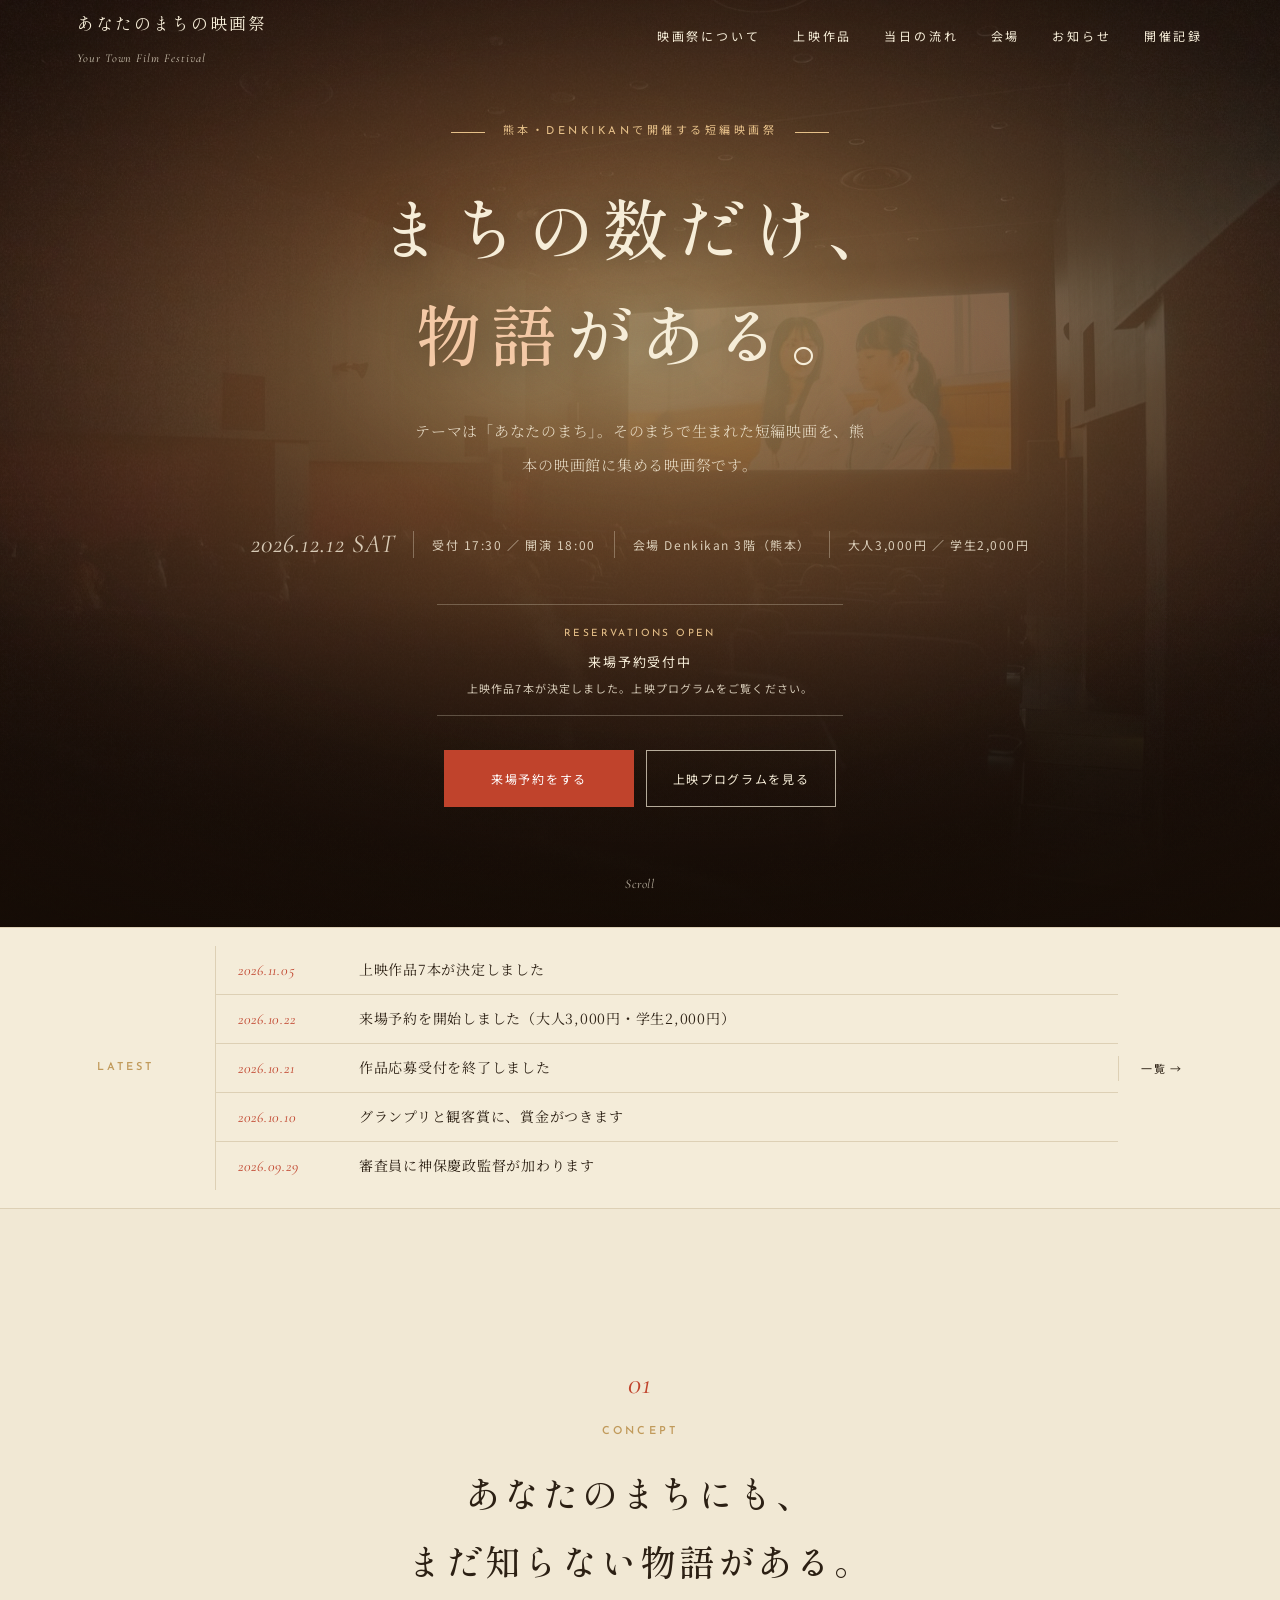
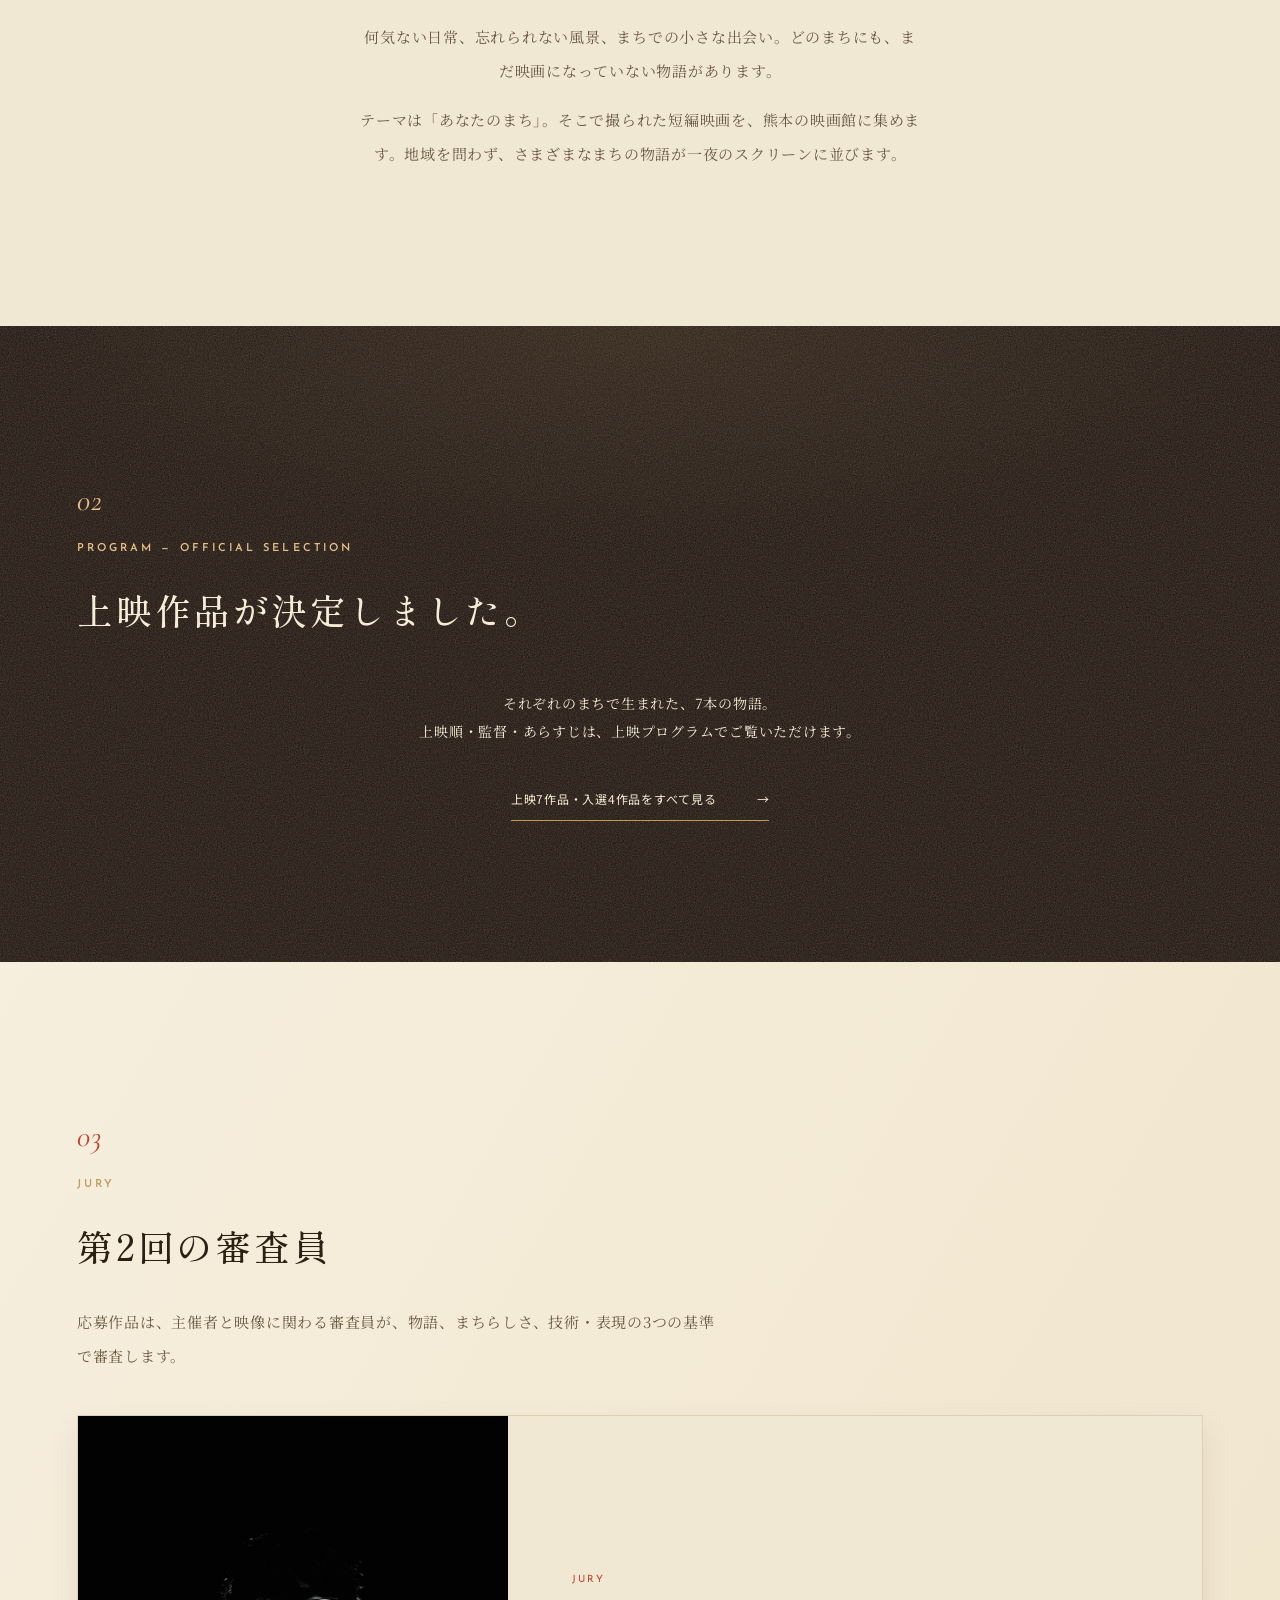
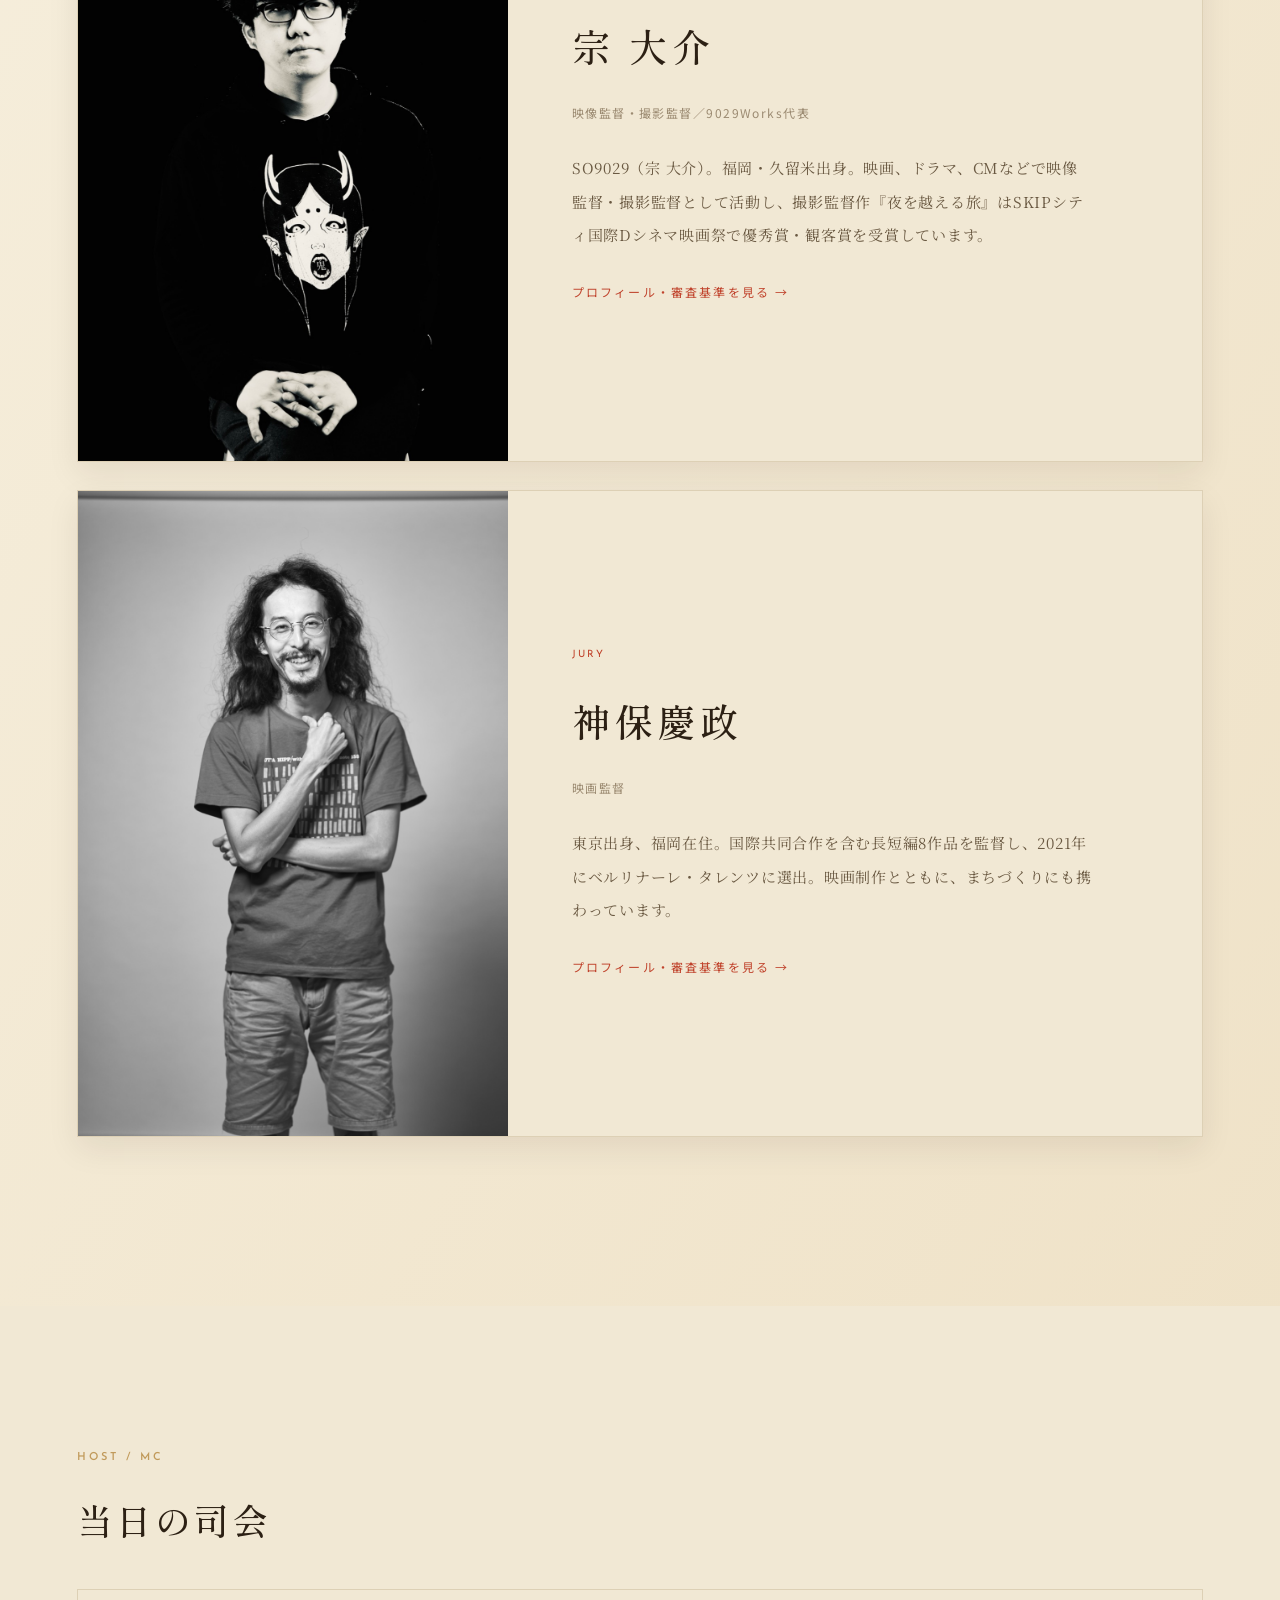
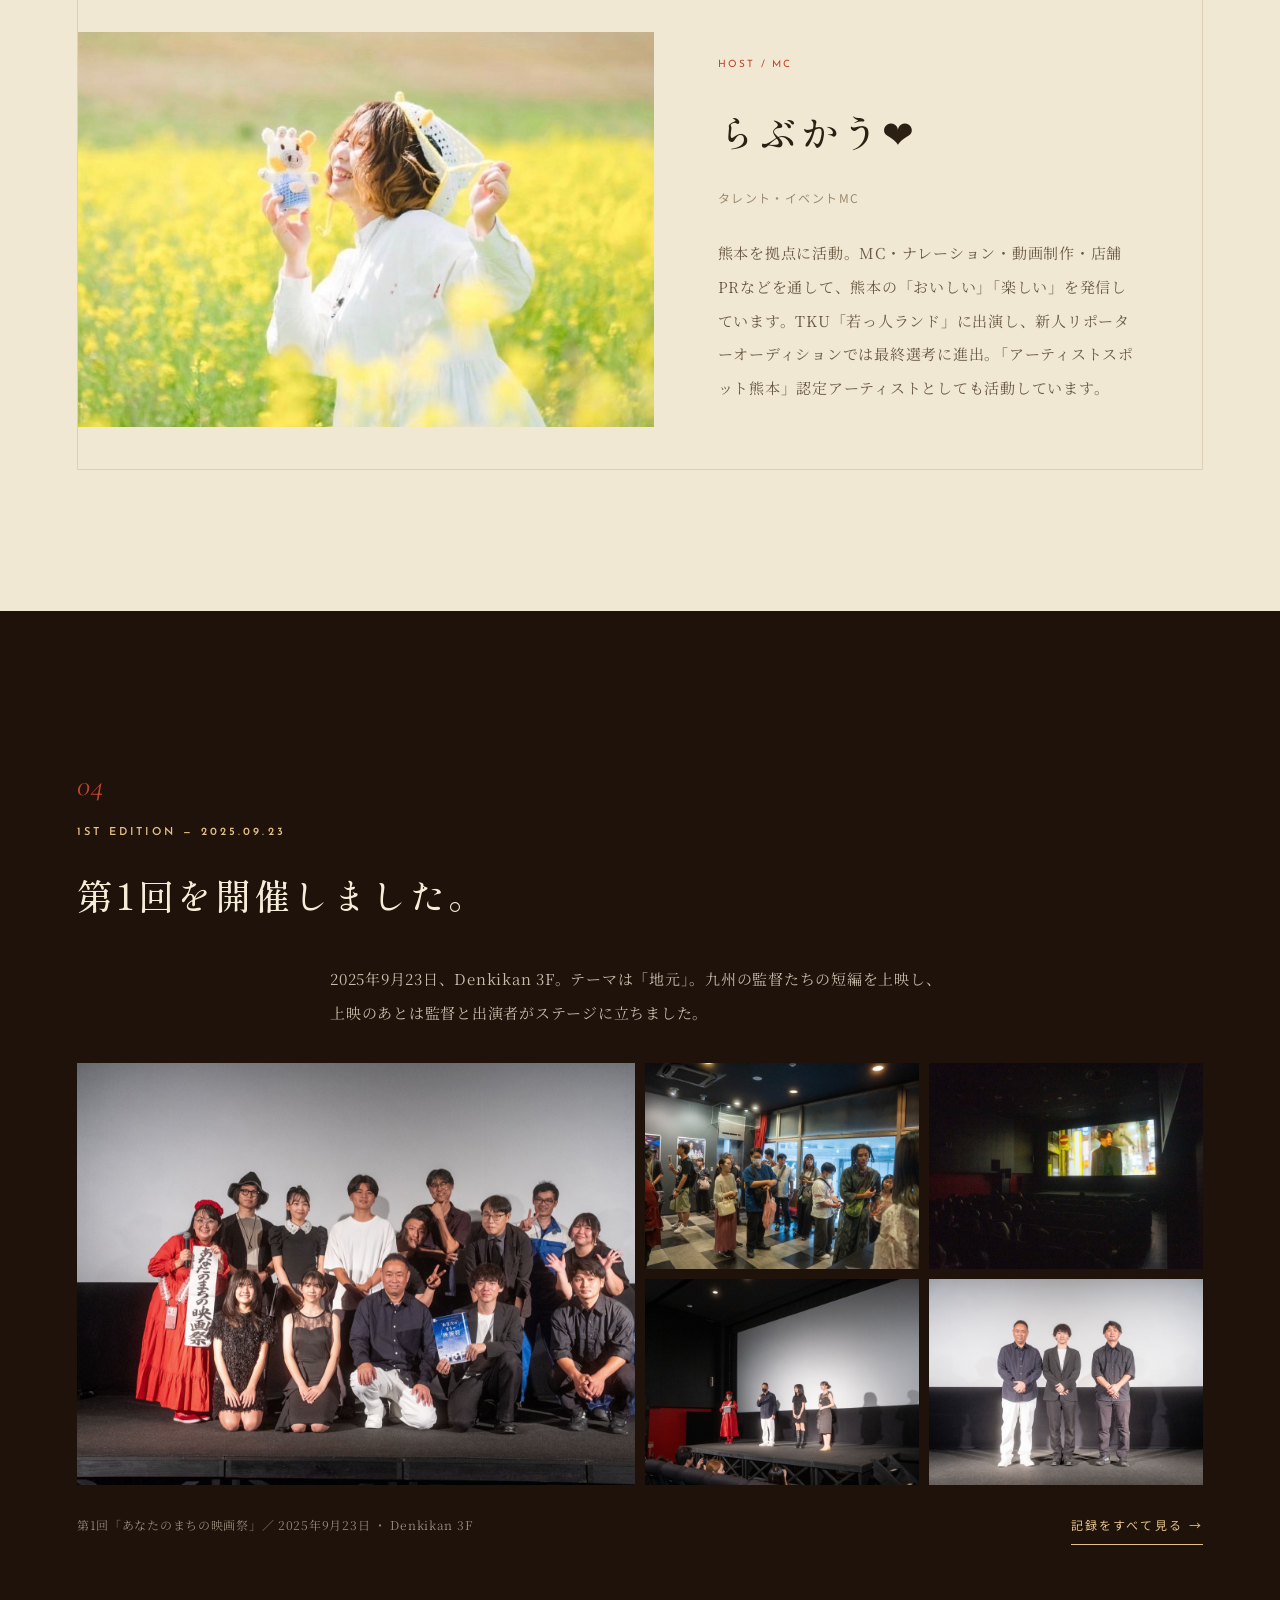
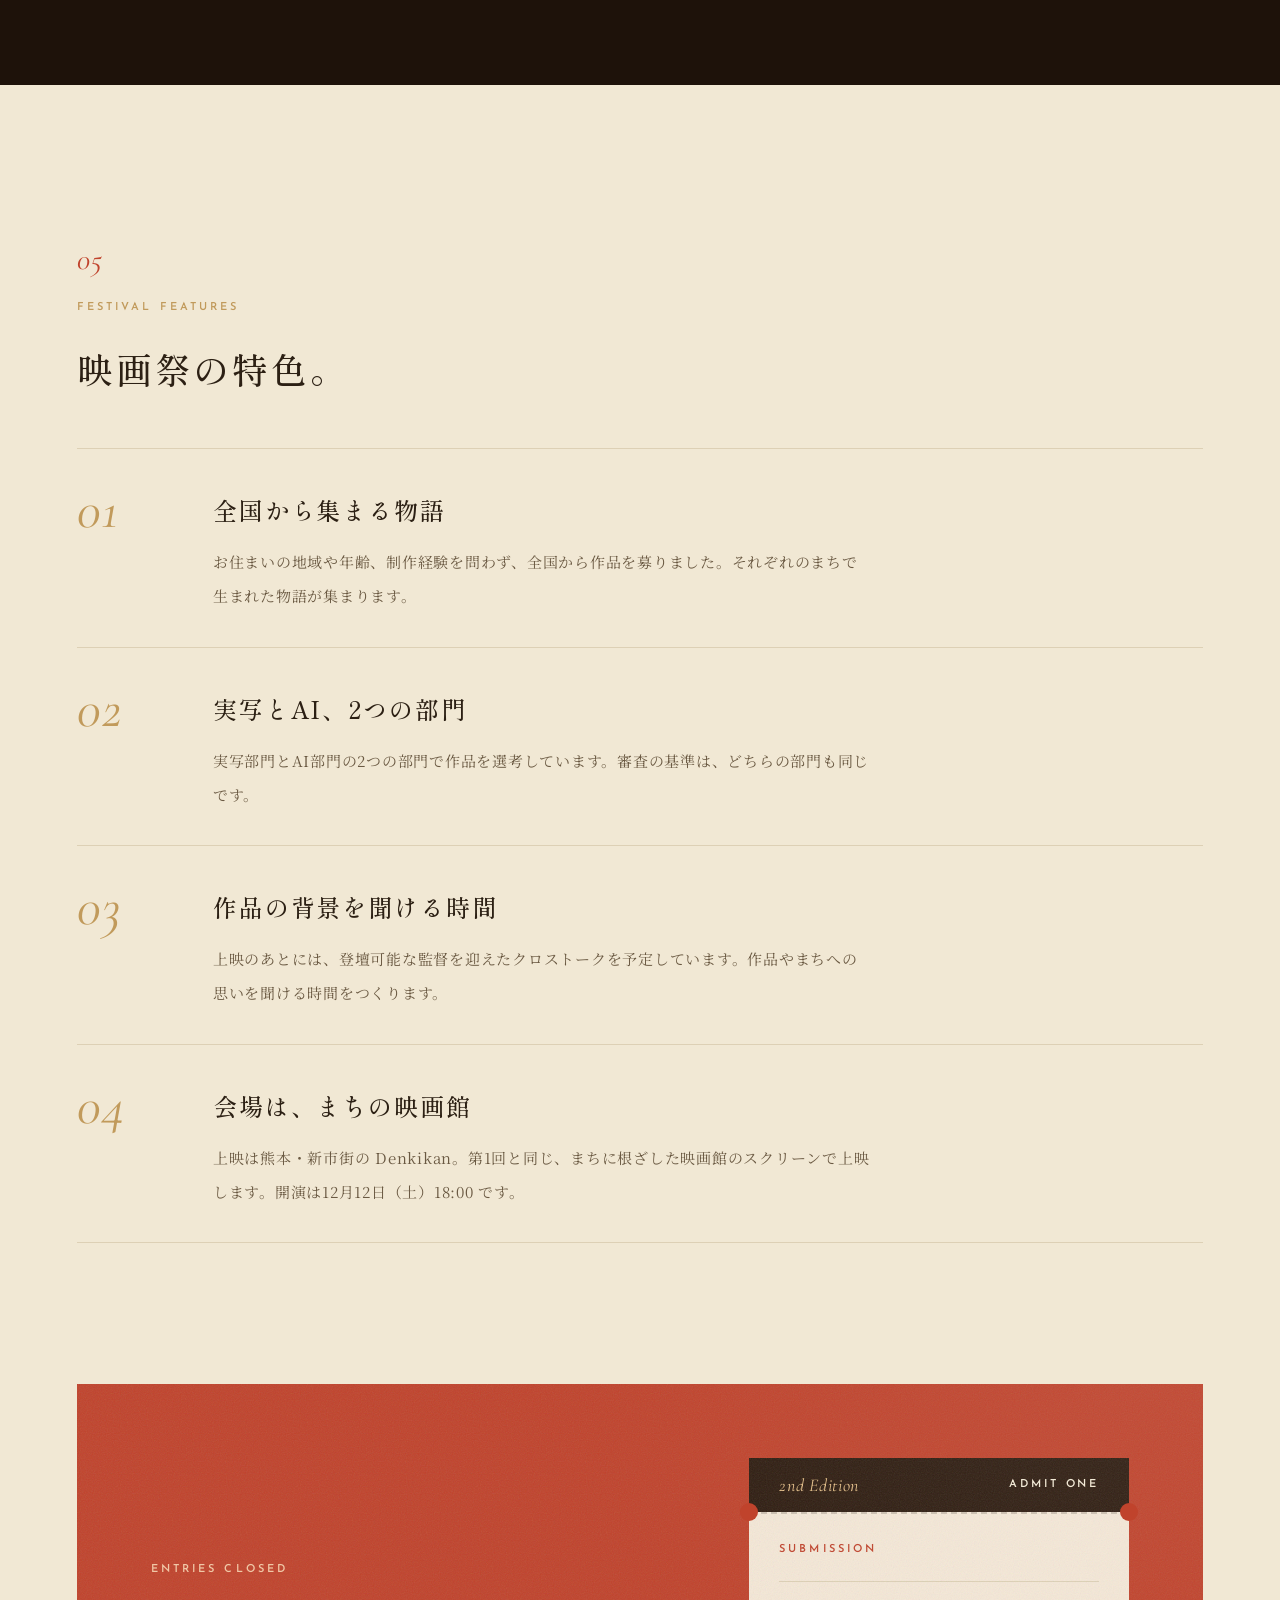
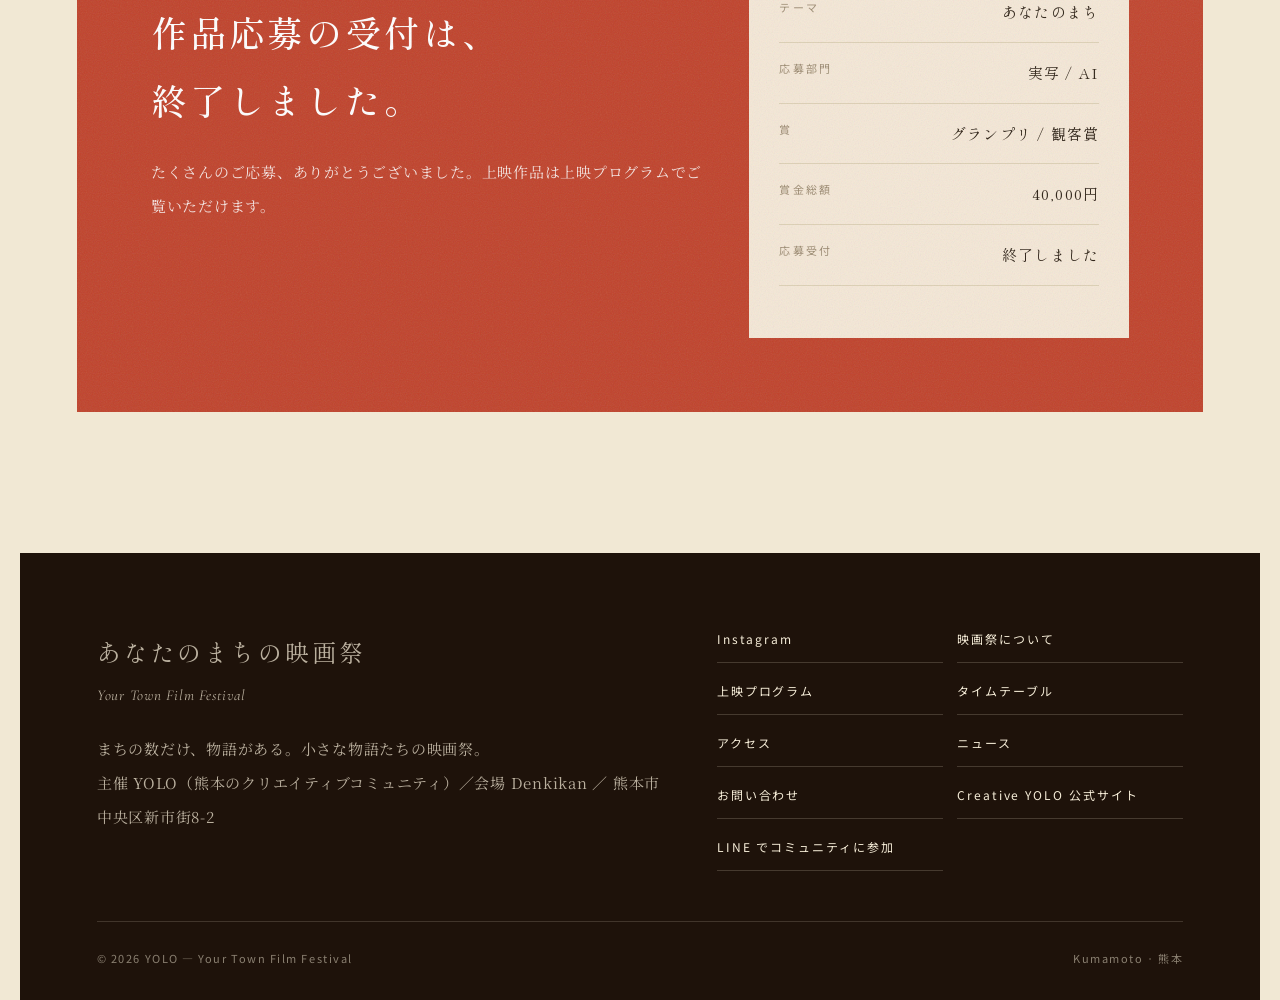
<file: index.html>
<!doctype html>
<html lang="ja">
<head>
  <meta charset="utf-8" />
  <meta name="viewport" content="width=device-width, initial-scale=1" />
  <title>あなたのまちの映画祭 ｜ Your Town Film Festival</title>
  <meta name="description" content="12月12日、熊本・Denkikan 3階で開催。来場予約受付中。大人3,000円・学生2,000円、当日現金払い。上映作品7本が決定しました。" />
  <meta property="og:type" content="website" />
  <meta property="og:title" content="あなたのまちの映画祭 ｜ Your Town Film Festival" />
  <meta property="og:description" content="12月12日、熊本・Denkikan 3階で開催。来場予約受付中。大人3,000円・学生2,000円、当日現金払い。上映作品7本が決定しました。" />
  <meta property="og:url" content="https://festival.creativeyolo.com/" />
  <meta property="og:image" content="https://festival.creativeyolo.com/assets/og-image.jpg" />
  <meta property="og:locale" content="ja_JP" />
  <meta name="twitter:card" content="summary_large_image" />
  <link rel="canonical" href="https://festival.creativeyolo.com/" />
  <link rel="icon" href="favicon.svg" type="image/svg+xml" />
  <link rel="icon" href="data:image/svg+xml,%3Csvg xmlns='http://www.w3.org/2000/svg' viewBox='0 0 64 64'%3E%3Crect width='64' height='64' fill='%23C0432C'/%3E%3Cpath d='M25 19v26l22-13z' fill='%23F7F0DF'/%3E%3C/svg%3E" />
  <link rel="preconnect" href="https://fonts.googleapis.com" />
  <link rel="preconnect" href="https://fonts.gstatic.com" crossorigin />
  <link href="https://fonts.googleapis.com/css2?family=Cormorant+Garamond:ital,wght@0,500;1,500&family=Josefin+Sans:wght@400;600&family=Noto+Sans+JP:wght@400;500&family=Noto+Serif+JP:wght@300;400&family=Shippori+Mincho+B1:wght@400;500;600&display=swap" rel="stylesheet" />
  <link rel="stylesheet" href="tokens.css" />
  <link rel="stylesheet" href="components.css" />
  <link rel="stylesheet" href="assets/program-preview.css" />
  <style>
    /* 01 Concept: 画像なし・中央寄せの単一カラム表示 */
    .section-grid--solo{grid-template-columns:1fr;justify-items:center;text-align:center}
    .section-grid--solo .section-copy{max-width:680px}
    .section-grid--solo .section-copy p:not(.chapter):not(.section-kicker){margin-left:auto;margin-right:auto}
    .section-grid--solo .keyword-row{margin-left:auto;margin-right:auto;max-width:680px}

  </style>
  <meta name="google-site-verification" content="7he0VVTEDO85Pbl_M7TtZ8FH4aKwiqdkvu4j-QHQOwU" />
  <script src="assets/analytics.js"></script>
  <script type="application/ld+json">
  {
    "@context": "https://schema.org",
    "@type": "ScreeningEvent",
    "name": "第2回 あなたのまちの映画祭",
    "startDate": "2026-12-12T18:00+09:00",
    "endDate": "2026-12-12T21:00+09:00",
    "eventStatus": "https://schema.org/EventScheduled",
    "eventAttendanceMode": "https://schema.org/OfflineEventAttendanceMode",
    "description": "テーマは「あなたのまち」。短編映画が集まる映画祭。実写部門とAI部門の2部門で、上映作品7本が決定しました。",
    "image": "https://festival.creativeyolo.com/assets/og-image.jpg",
    "url": "https://festival.creativeyolo.com/",
    "location": {
      "@type": "MovieTheater",
      "name": "Denkikan 3階",
      "address": {
        "@type": "PostalAddress",
        "postalCode": "860-0803",
        "streetAddress": "新市街8-2",
        "addressLocality": "熊本市中央区",
        "addressRegion": "熊本県",
        "addressCountry": "JP"
      }
    },
    "organizer": {
      "@type": "Organization",
      "name": "YOLO",
      "url": "https://festival.creativeyolo.com/"
    }
  }
  </script>
  <script type="application/ld+json">
    {
      "@context": "https://schema.org",
      "@type": "WebSite",
      "@id": "https://festival.creativeyolo.com/#website",
      "url": "https://festival.creativeyolo.com/",
      "name": "あなたのまちの映画祭",
      "alternateName": ["YOLO FILM FESTIVAL", "Your Town Film Festival"]
    }
  </script>
</head>
<body>
  <a class="skip-link" href="#main">本文へ移動</a>

  <header class="site-header" data-header>
    <a class="brand" href="#top" aria-label="あなたのまちの映画祭 トップへ">
      <span class="brand-ja">あなたのまちの映画祭</span>
      <span class="brand-en">Your Town Film Festival</span>
    </a>
    <nav class="desktop-nav" aria-label="メインナビゲーション">
      <a href="about.html">映画祭について</a>
      <a href="program.html">上映作品</a>
      <a href="schedule.html">当日の流れ</a>
      <a href="access.html">会場</a>
      <a href="news.html">お知らせ</a>
      <a href="archive.html">開催記録</a>
      
    </nav>
    <button class="menu-button" type="button" aria-expanded="false" aria-controls="mobile-nav" data-menu-button>
      <span></span><span></span>
      <span class="sr-only">メニュー</span>
    </button>
  </header>

  <div class="mobile-nav" id="mobile-nav" aria-hidden="true" data-mobile-nav>
    <a href="about.html">映画祭について</a>
    <a href="program.html">上映作品</a>
    <a href="schedule.html">当日の流れ</a>
    <a href="access.html">会場</a>
    <a href="news.html">お知らせ</a>
    <a href="archive.html">開催記録</a>
    
  </div>

  <main id="main">
    <section class="hero" id="top" aria-label="あなたのまちの映画祭">
      <div class="hero__photo" aria-hidden="true"></div>
      <div class="hero__bloom" aria-hidden="true"></div>
      <div class="hero__grain" aria-hidden="true"></div>
      <div class="hero__vignette" aria-hidden="true"></div>

      <div class="hero__inner">
        <p class="hero__eyebrow"><span></span>熊本・Denkikanで開催する短編映画祭<span></span></p>
        <h1>まちの数だけ、<br><em>物語</em>がある。</h1>
        <p class="hero__lead">テーマは「あなたのまち」。そのまちで生まれた短編映画を、熊本の映画館に集める映画祭です。</p>
        <div class="hero__meta" aria-label="開催概要">
          <span class="year">2026.12.12 SAT</span>
          <span>受付 17:30 ／ 開演 18:00</span>
          <span>会場 Denkikan 3階（熊本）</span>
          <span>大人3,000円 ／ 学生2,000円</span>
        </div>
        <div class="hero__deadline" role="status">
          <span class="hero__deadline-label">Reservations Open</span>
          <span class="hero__deadline-date">来場予約受付中</span>
          <span class="hero__deadline-notes" id="program-announcement">上映作品7本が決定しました。上映プログラムをご覧ください。</span>
        </div>
        <div class="hero__actions" aria-label="映画祭の主な案内">
          <a class="hero__button hero__button--primary" href="https://tickets.creativeyolo.com/yolo-ff-20261212/reserve" aria-describedby="program-announcement">来場予約をする</a>
          <a class="hero__button" href="program.html">上映プログラムを見る</a>
        </div>
      </div>
      <a class="scroll-cue" href="#news">Scroll</a>
    </section>

    <section class="news-strip" id="news" aria-label="最新のお知らせ">
      <div class="news-strip__inner">
        <p class="section-kicker">Latest</p>
        <div class="news-list">
          <a class="news-item" href="news.html#program-announced"><time datetime="2026-11-05">2026.11.05</time><span>上映作品7本が決定しました</span></a>
          <a class="news-item" href="news.html#tickets-open"><time datetime="2026-10-22">2026.10.22</time><span>来場予約を開始しました（大人3,000円・学生2,000円）</span></a>
          <a class="news-item" href="news.html#entries-closed"><time datetime="2026-10-21">2026.10.21</time><span>作品応募受付を終了しました</span></a>
          <a class="news-item" href="news.html#awards-announcement"><time datetime="2026-10-10">2026.10.10</time><span>グランプリと観客賞に、賞金がつきます</span></a>
          <a class="news-item" href="news.html#jury-jimbo"><time>2026.09.29</time><span>審査員に神保慶政監督が加わります</span></a>
        </div>
        <a href="news.html" class="news-more">一覧 →</a>
      </div>
    </section>

    <section class="section concept" id="concept">
      <div class="section-grid section-grid--solo">
        <div class="section-copy" data-reveal>
          <p class="chapter">01</p>
          <p class="section-kicker">Concept</p>
          <h2>あなたのまちにも、まだ知らない物語がある。</h2>
          <p>何気ない日常、忘れられない風景、まちでの小さな出会い。どのまちにも、まだ映画になっていない物語があります。</p>
          <p>テーマは「あなたのまち」。そこで撮られた短編映画を、熊本の映画館に集めます。地域を問わず、さまざまなまちの物語が一夜のスクリーンに並びます。</p>
        </div>
      </div>
    </section>

    <section class="section program section-dark" id="program">
      <div class="section-head section-head--stack" data-reveal>
        <p class="chapter">02</p>
        <p class="section-kicker">Program — Official Selection</p>
        <h2>上映作品が決定しました。</h2>
      </div>
      <p class="program-preview-lead">それぞれのまちで生まれた、7本の物語。<br>上映順・監督・あらすじは、上映プログラムでご覧いただけます。</p>
      <a class="program-preview-more" href="program.html">上映7作品・入選4作品をすべて見る <span aria-hidden="true">→</span></a>
    </section>

    <section class="section jury" id="jury" aria-labelledby="jury-title">
      <div class="section-head section-head--stack jury__head" data-reveal>
        <p class="chapter">03</p>
        <p class="section-kicker">Jury</p>
        <h2 id="jury-title">第2回の審査員</h2>
        <p>応募作品は、主催者と映像に関わる審査員が、物語、まちらしさ、技術・表現の3つの基準で審査します。</p>
      </div>
      <article class="jury__feature" data-reveal>
        <img class="jury__portrait" src="assets/jury-so9029.jpg" alt="第2回あなたのまちの映画祭 審査員、宗 大介" loading="lazy" width="1066" height="1600">
        <div class="jury__body">
          <p class="jury__label">Jury</p>
          <h3>宗 大介</h3>
          <p class="jury__role">映像監督・撮影監督／9029Works代表</p>
          <p>SO9029（宗 大介）。福岡・久留米出身。映画、ドラマ、CMなどで映像監督・撮影監督として活動し、撮影監督作『夜を越える旅』はSKIPシティ国際Dシネマ映画祭で優秀賞・観客賞を受賞しています。</p>
          <a class="text-link" href="entry.html#jury">プロフィール・審査基準を見る →</a>
        </div>
      </article>
      <article class="jury__feature" data-reveal>
        <img class="jury__portrait" src="assets/jury-jimbo.jpeg" alt="第2回あなたのまちの映画祭 審査員、神保慶政" loading="lazy" width="1024" height="1536">
        <div class="jury__body">
          <p class="jury__label">Jury</p>
          <h3>神保慶政</h3>
          <p class="jury__role">映画監督</p>
          <p>東京出身、福岡在住。国際共同合作を含む長短編8作品を監督し、2021年にベルリナーレ・タレンツに選出。映画制作とともに、まちづくりにも携わっています。</p>
          <a class="text-link" href="entry.html#jury">プロフィール・審査基準を見る →</a>
        </div>
      </article>
    </section>

    <section class="section host" id="host" aria-labelledby="host-title">
      <div class="section-head section-head--stack host__head" data-reveal>
        <p class="section-kicker">Host / MC</p>
        <h2 id="host-title">当日の司会</h2>
      </div>
      <article class="host__feature" data-reveal>
        <img class="host__portrait" src="assets/host-lovekau.jpeg" alt="映画祭の司会を務める、らぶかう❤︎" loading="lazy" width="1083" height="744">
        <div class="host__body">
          <p class="host__label">Host / MC</p>
          <h3>らぶかう❤︎</h3>
          <p class="host__role">タレント・イベントMC</p>
          <p>熊本を拠点に活動。MC・ナレーション・動画制作・店舗PRなどを通して、熊本の「おいしい」「楽しい」を発信しています。TKU「若っ人ランド」に出演し、新人リポーターオーディションでは最終選考に進出。「アーティストスポット熊本」認定アーティストとしても活動しています。</p>
        </div>
      </article>
    </section>

    <section class="section past" id="past" aria-labelledby="past-title">
      <div class="section-head section-head--stack" data-reveal>
        <p class="chapter">04</p>
        <p class="section-kicker">1st Edition — 2025.09.23</p>
        <h2 id="past-title">第1回を開催しました。</h2>
      </div>
      <p class="past__lead" data-reveal>2025年9月23日、Denkikan 3F。テーマは「地元」。九州の監督たちの短編を上映し、上映のあとは監督と出演者がステージに立ちました。</p>
      <div class="past__grid" data-reveal>
        <a href="archive.html" aria-label="第1回の記録を見る（登壇者の記念撮影）">
          <img src="assets/archive-2025/2025-12.jpg" alt="上映後、ステージに並んだ監督と出演者たちの記念撮影" loading="lazy" width="1600" height="1068">
        </a>
        <a href="archive.html" aria-label="第1回の記録を見る（ロビー）">
          <img src="assets/archive-2025/2025-07.jpg" alt="開場前、ロビーで開演を待つ来場者" loading="lazy" width="1600" height="1068">
        </a>
        <a href="archive.html" aria-label="第1回の記録を見る（上映中）">
          <img src="assets/archive-2025/2025-08.jpg" alt="暗くなった客席と、短編を映すスクリーン" loading="lazy" width="1600" height="1068">
        </a>
        <a href="archive.html" aria-label="第1回の記録を見る（監督トーク）">
          <img src="assets/archive-2025/2025-09.jpg" alt="上映後、ステージで話す登壇者たち" loading="lazy" width="1600" height="1068">
        </a>
        <a href="archive.html" aria-label="第1回の記録を見る（登壇）">
          <img src="assets/archive-2025/2025-05.jpg" alt="ステージに並ぶ監督たち" loading="lazy" width="1600" height="1068">
        </a>
      </div>
      <div class="past__foot">
        <p class="past__caption">第1回「あなたのまちの映画祭」／ 2025年9月23日 ・ Denkikan 3F</p>
        <a class="past__more" href="archive.html">記録をすべて見る →</a>
      </div>
    </section>

    <section class="section features" id="features">
      <div class="section-head section-head--stack" data-reveal>
        <p class="chapter">05</p>
        <p class="section-kicker">Festival Features</p>
        <h2>映画祭の特色。</h2>
      </div>
      <div class="feature-list" data-reveal>
        <article><span>01</span><div><h3>全国から集まる物語</h3><p>お住まいの地域や年齢、制作経験を問わず、全国から作品を募りました。それぞれのまちで生まれた物語が集まります。</p></div></article>
        <article><span>02</span><div><h3>実写とAI、2つの部門</h3><p>実写部門とAI部門の2つの部門で作品を選考しています。審査の基準は、どちらの部門も同じです。</p></div></article>
        <article><span>03</span><div><h3>作品の背景を聞ける時間</h3><p>上映のあとには、登壇可能な監督を迎えたクロストークを予定しています。作品やまちへの思いを聞ける時間をつくります。</p></div></article>
        <article><span>04</span><div><h3>会場は、まちの映画館</h3><p>上映は熊本・新市街の Denkikan。第1回と同じ、まちに根ざした映画館のスクリーンで上映します。開演は12月12日（土）18:00 です。</p></div></article>
      </div>
    </section>

    <section class="section entries" id="entries">
      <div class="entry-card" data-reveal>
        <div class="entry-copy">
          <p class="section-kicker">Entries Closed</p>
          <h2>作品応募の受付は、<br>終了しました。</h2>
          <p>たくさんのご応募、ありがとうございました。上映作品は<a href="program.html">上映プログラム</a>でご覧いただけます。</p>
        </div>
        <div class="ticket" aria-label="応募概要">
          <div class="ticket__head">
            <span class="ticket__edition">2nd Edition</span>
            <span class="ticket__admit">ADMIT ONE</span>
          </div>
          <div class="ticket__body">
            <p class="ticket__label">Submission</p>
            <dl>
              <div><dt>テーマ</dt><dd>あなたのまち</dd></div>
              <div><dt>応募部門</dt><dd>実写 / AI</dd></div>
              <div id="awards"><dt>賞</dt><dd>グランプリ / 観客賞</dd></div>
              <div><dt>賞金総額</dt><dd>40,000円</dd></div>
              <div><dt>応募受付</dt><dd>終了しました</dd></div>
            </dl>
            
          </div>
        </div>
      </div>
    </section>
  </main>

  <footer class="site-footer">
    <div>
      <p class="footer-brand">あなたのまちの映画祭</p>
      <p class="footer-en">Your Town Film Festival</p>
      <p>まちの数だけ、物語がある。小さな物語たちの映画祭。<br>主催 YOLO（熊本のクリエイティブコミュニティ）／会場 Denkikan ／ 熊本市中央区新市街8-2</p>
    </div>
    <div class="footer-links">
      <a href="https://www.instagram.com/creative.yolo/" target="_blank" rel="noopener">Instagram</a>
      <a href="about.html">映画祭について</a><a href="program.html">上映プログラム</a><a href="schedule.html">タイムテーブル</a>
      <a href="access.html">アクセス</a><a href="news.html">ニュース</a><a href="mailto:creative.yolo0406@gmail.com">お問い合わせ</a>
      <a href="https://yolo-official.vercel.app/" target="_blank" rel="noopener">Creative YOLO 公式サイト</a>
      <a href="https://line.me/R/ti/p/@140irxqh" target="_blank" rel="noopener">LINE でコミュニティに参加</a>
    </div>
    <div class="footer-bottom"><span>© 2026 YOLO — Your Town Film Festival</span><span>Kumamoto · 熊本</span></div>
  </footer>

  <script src="site.js"></script>
</body>
</html>
</file>
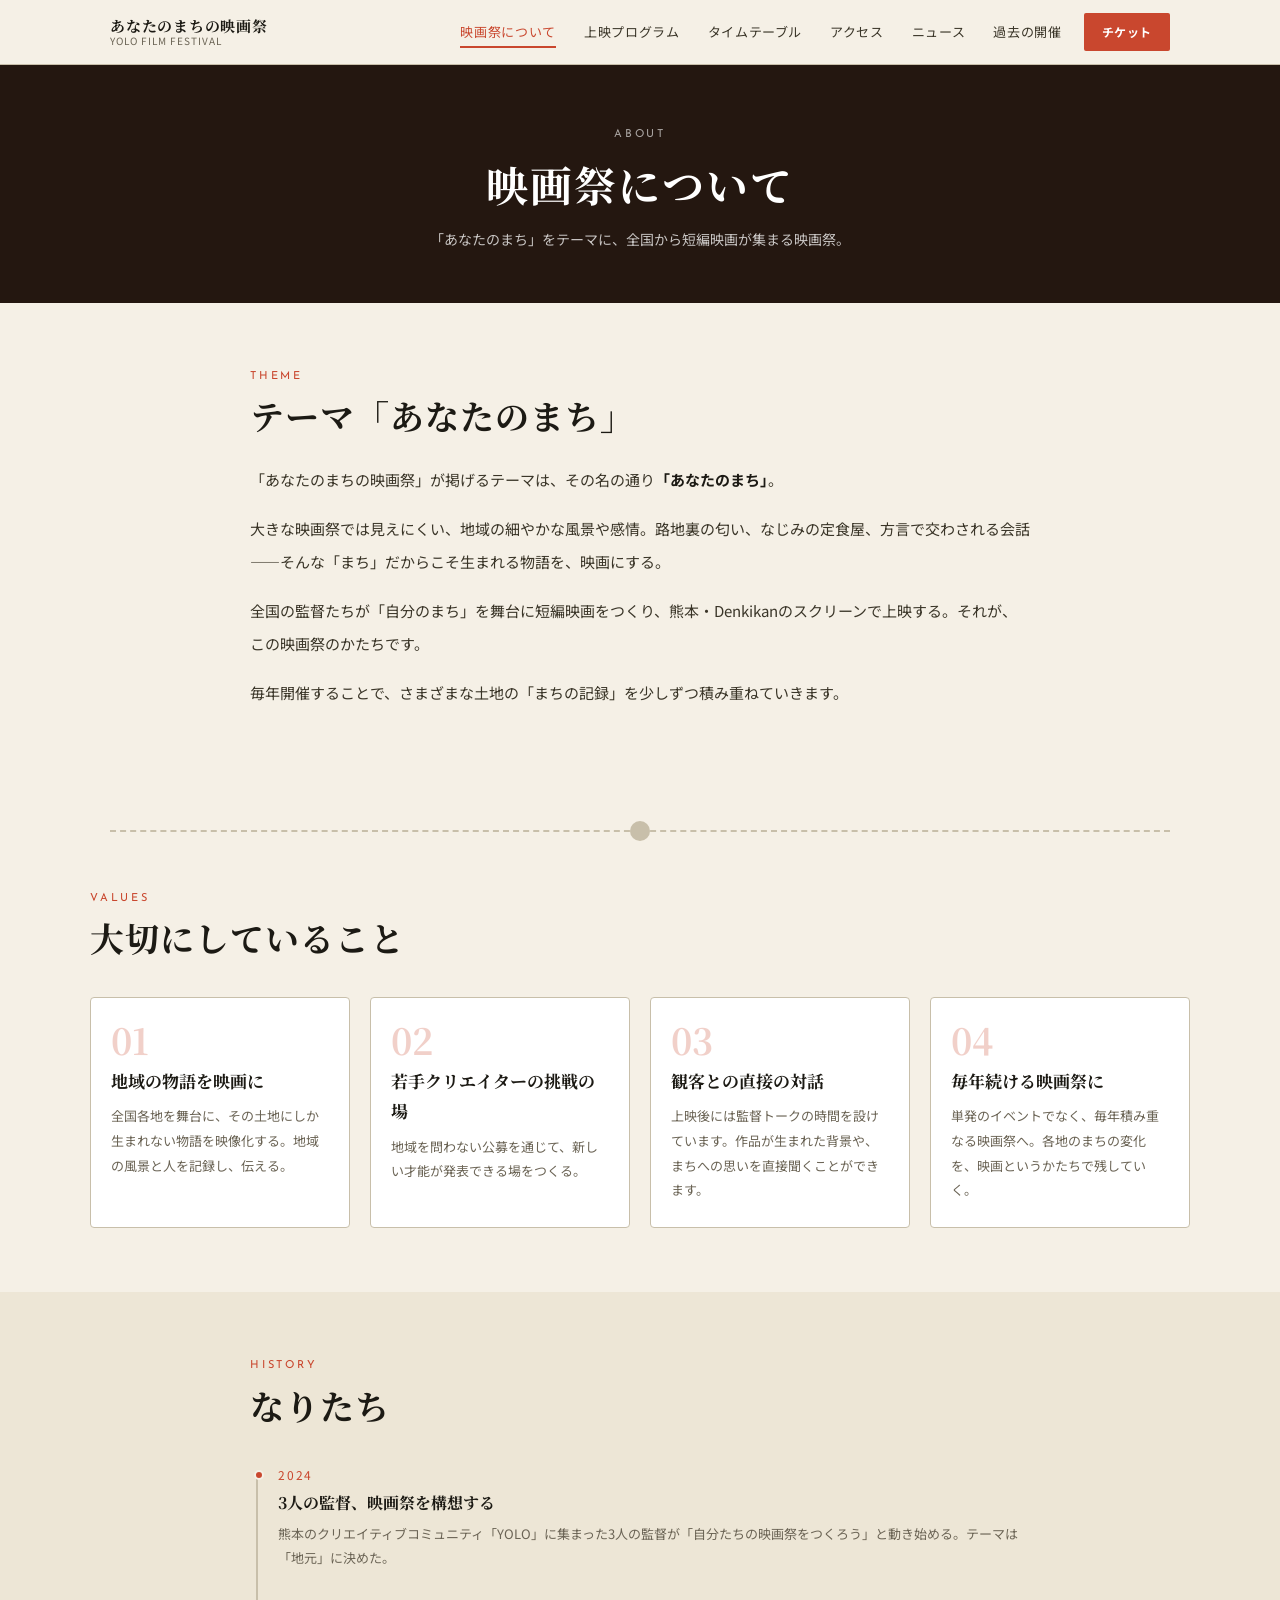
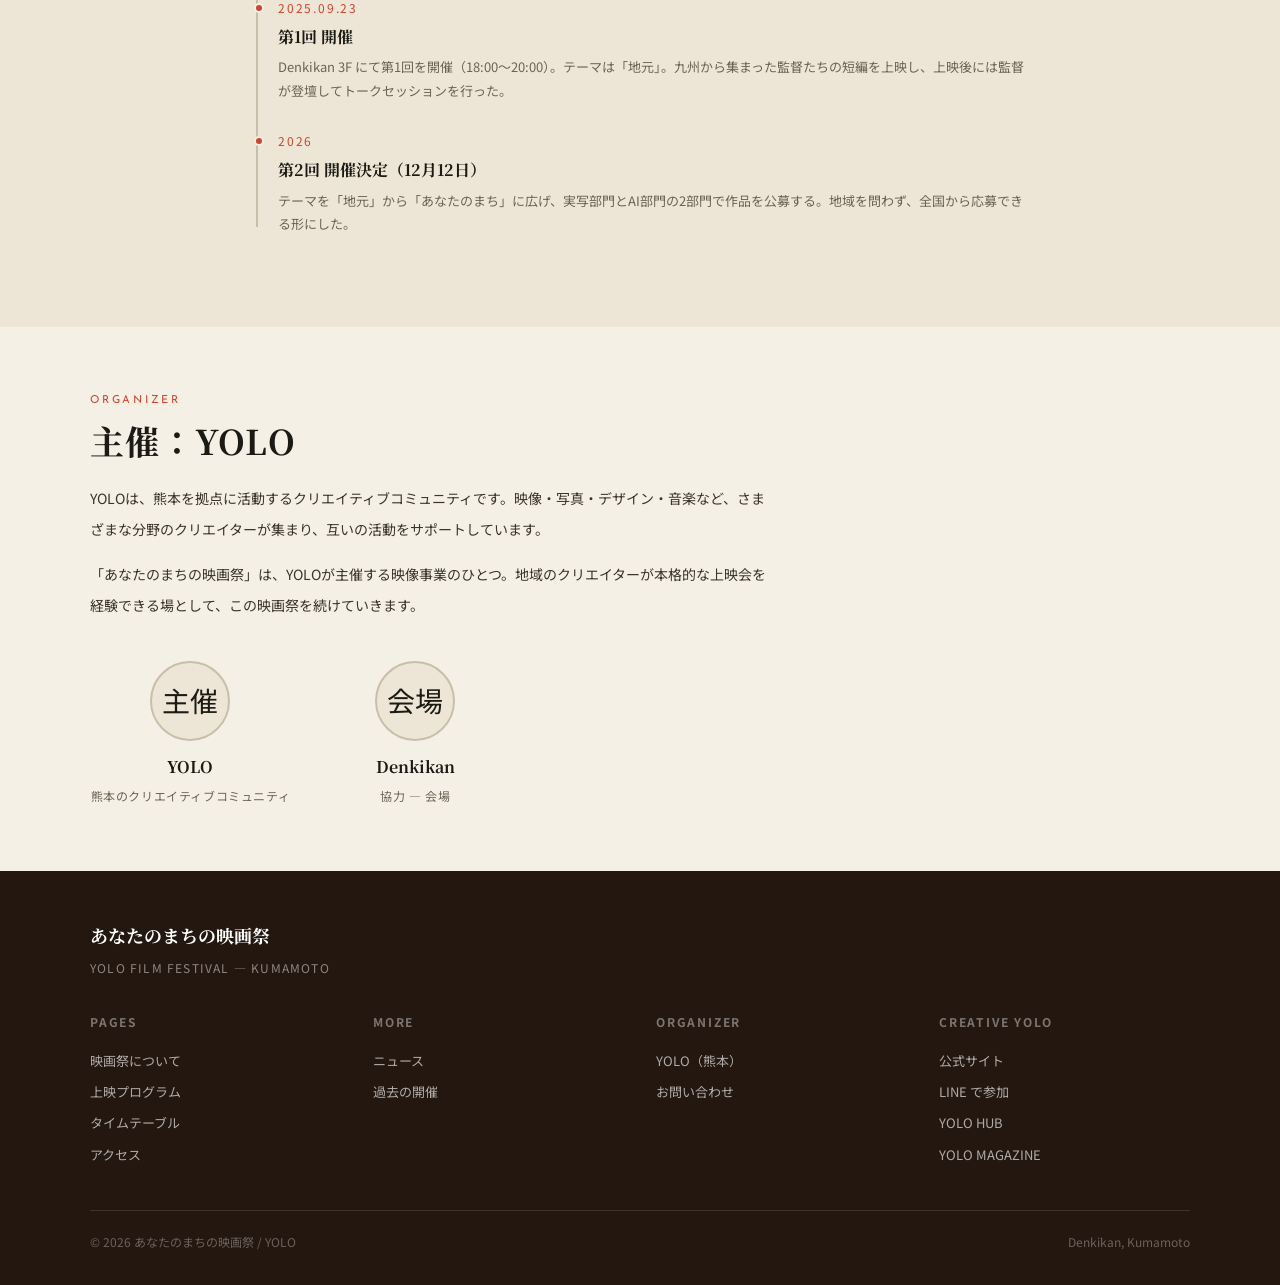
<file: about.html>
<!DOCTYPE html>
<html lang="ja">
<head>
  <meta charset="UTF-8">
  <meta name="viewport" content="width=device-width, initial-scale=1.0">
  <title>映画祭について — あなたのまちの映画祭</title>
  <meta name="description" content="全国から集まる「あなたのまち」の短編を、熊本・Denkikanで上映する映画祭について紹介します。">
  <meta property="og:type" content="website">
  <meta property="og:title" content="映画祭について — あなたのまちの映画祭">
  <meta property="og:description" content="全国から集まる「あなたのまち」の短編を、熊本・Denkikanで上映する映画祭について紹介します。">
  <meta property="og:url" content="https://festival.creativeyolo.com/about.html">
  <meta property="og:image" content="https://festival.creativeyolo.com/assets/og-image.jpg">
  <meta property="og:locale" content="ja_JP">
  <meta name="twitter:card" content="summary_large_image">
  <link rel="canonical" href="https://festival.creativeyolo.com/about.html">
  <link rel="icon" href="favicon.svg" type="image/svg+xml">
  <link rel="stylesheet" href="assets/style.css">
  <style>
    .value-grid {
      display: grid;
      grid-template-columns: repeat(auto-fill, minmax(240px, 1fr));
      gap: 20px;
      margin-top: 36px;
    }
    .value-card {
      background: white;
      border: 1px solid var(--border);
      border-radius: 4px;
      padding: 24px 20px;
    }
    .value-number {
      font-family: var(--serif);
      font-size: 36px;
      font-weight: 700;
      color: var(--red);
      opacity: 0.25;
      line-height: 1;
      margin-bottom: 8px;
    }
    .value-title {
      font-family: var(--serif);
      font-size: 17px;
      font-weight: 700;
      margin-bottom: 8px;
    }
    .value-desc { font-size: 13px; color: var(--ink-light); line-height: 1.9; }

    .member-grid {
      display: grid;
      grid-template-columns: repeat(auto-fill, minmax(200px, 1fr));
      gap: 24px;
      margin-top: 36px;
    }
    .member-card {
      text-align: center;
    }
    .member-avatar {
      width: 80px;
      height: 80px;
      border-radius: 50%;
      background: var(--ivory-dark);
      border: 2px solid var(--border);
      margin: 0 auto 12px;
      display: flex;
      align-items: center;
      justify-content: center;
      font-size: 28px;
    }
    .member-name { font-family: var(--serif); font-size: 16px; font-weight: 700; margin-bottom: 4px; }
    .member-role { font-size: 12px; color: var(--ink-light); letter-spacing: 0.05em; }

    .timeline {
      margin-top: 36px;
      position: relative;
      padding-left: 28px;
    }
    .timeline::before {
      content: '';
      position: absolute;
      left: 6px;
      top: 8px;
      bottom: 8px;
      width: 2px;
      background: var(--border);
    }
    .timeline-item {
      position: relative;
      margin-bottom: 28px;
    }
    .timeline-item::before {
      content: '';
      position: absolute;
      left: -24px;
      top: 6px;
      width: 10px;
      height: 10px;
      border-radius: 50%;
      background: var(--red);
      border: 2px solid var(--ivory);
    }
    .timeline-year {
      font-size: 12px;
      letter-spacing: 0.15em;
      color: var(--red);
      margin-bottom: 4px;
    }
    .timeline-event {
      font-family: var(--serif);
      font-size: 16px;
      font-weight: 700;
      margin-bottom: 4px;
    }
    .timeline-desc { font-size: 13px; color: var(--ink-light); line-height: 1.8; }
  </style>
  <meta name="google-site-verification" content="7he0VVTEDO85Pbl_M7TtZ8FH4aKwiqdkvu4j-QHQOwU" />
  <script src="assets/analytics.js"></script>
</head>
<body>
<a class="skip-link" href="#main">本文へ移動</a>

<div class="film-strip">
  <div class="perforations">
    <div class="perf-hole"></div><div class="perf-hole"></div><div class="perf-hole"></div><div class="perf-hole"></div><div class="perf-hole"></div>
  </div>
  <div class="film-strip-text">YOLO FILM FESTIVAL &nbsp;•&nbsp; KUMAMOTO &nbsp;•&nbsp; DENKIKAN</div>
  <div class="perforations" style="margin-left:auto">
    <div class="perf-hole"></div><div class="perf-hole"></div><div class="perf-hole"></div><div class="perf-hole"></div><div class="perf-hole"></div>
  </div>
</div>

<header class="site-header">
  <div class="header-inner">
    <a href="index.html" class="site-logo">
      <span class="logo-main">あなたのまちの映画祭</span>
      <span class="logo-sub">YOLO FILM FESTIVAL</span>
    </a>
    <button class="nav-toggle" onclick="var nav=document.querySelector('.site-nav');var open=nav.classList.toggle('open');this.setAttribute('aria-expanded',String(open))" aria-label="メニュー" aria-expanded="false" aria-controls="site-nav">
      <span></span><span></span><span></span>
    </button>
    <nav class="site-nav" id="site-nav">
      <a href="about.html" class="active">映画祭について</a>
      <a href="program.html">上映プログラム</a>
      <a href="schedule.html">タイムテーブル</a>
      <a href="access.html">アクセス</a>
      <a href="news.html">ニュース</a>
      <a href="archive.html">過去の開催</a>
      
      <a href="access.html#tickets" class="nav-ticket">チケット</a>
    </nav>
  </div>
</header>

<main id="main">
<div class="page-hero">
  <div class="page-hero-label">About</div>
  <h1>映画祭について</h1>
  <p>「あなたのまち」をテーマに、全国から短編映画が集まる映画祭。</p>
</div>

<!-- テーマ -->
<section>
  <div class="section-inner" style="max-width:780px">
    <span class="section-label">Theme</span>
    <h2 class="section-title">テーマ「あなたのまち」</h2>
    <div style="margin-top:24px;font-size:15px;line-height:2.2;color:var(--ink-mid)">
      <p>「あなたのまちの映画祭」が掲げるテーマは、その名の通り<strong style="color:var(--ink)">「あなたのまち」</strong>。</p>
      <p style="margin-top:16px">大きな映画祭では見えにくい、地域の細やかな風景や感情。路地裏の匂い、なじみの定食屋、方言で交わされる会話——そんな「まち」だからこそ生まれる物語を、映画にする。</p>
      <p style="margin-top:16px">全国の監督たちが「自分のまち」を舞台に短編映画をつくり、熊本・Denkikanのスクリーンで上映する。それが、この映画祭のかたちです。</p>
      <p style="margin-top:16px">毎年開催することで、さまざまな土地の「まちの記録」を少しずつ積み重ねていきます。</p>
    </div>
  </div>
</section>

<div class="section-inner" style="padding: 0 20px;">
  <div class="ticket-divider"><div class="ticket-divider-circle"></div></div>
</div>

<!-- 大切にしていること -->
<section style="padding-top:0">
  <div class="section-inner">
    <span class="section-label">Values</span>
    <h2 class="section-title">大切にしていること</h2>
    <div class="value-grid">
      <div class="value-card">
        <div class="value-number">01</div>
        <div class="value-title">地域の物語を映画に</div>
        <p class="value-desc">全国各地を舞台に、その土地にしか生まれない物語を映像化する。地域の風景と人を記録し、伝える。</p>
      </div>
      <div class="value-card">
        <div class="value-number">02</div>
        <div class="value-title">若手クリエイターの挑戦の場</div>
        <p class="value-desc">地域を問わない公募を通じて、新しい才能が発表できる場をつくる。</p>
      </div>
      <div class="value-card">
        <div class="value-number">03</div>
        <div class="value-title">観客との直接の対話</div>
        <p class="value-desc">上映後には監督トークの時間を設けています。作品が生まれた背景や、まちへの思いを直接聞くことができます。</p>
      </div>
      <div class="value-card">
        <div class="value-number">04</div>
        <div class="value-title">毎年続ける映画祭に</div>
        <p class="value-desc">単発のイベントでなく、毎年積み重なる映画祭へ。各地のまちの変化を、映画というかたちで残していく。</p>
      </div>
    </div>
  </div>
</section>

<!-- なりたち -->
<section style="background:var(--ivory-dark)">
  <div class="section-inner" style="max-width:780px">
    <span class="section-label">History</span>
    <h2 class="section-title">なりたち</h2>
    <div class="timeline">
      <div class="timeline-item">
        <div class="timeline-year">2024</div>
        <div class="timeline-event">3人の監督、映画祭を構想する</div>
        <p class="timeline-desc">熊本のクリエイティブコミュニティ「YOLO」に集まった3人の監督が「自分たちの映画祭をつくろう」と動き始める。テーマは「地元」に決めた。</p>
      </div>
      <div class="timeline-item">
        <div class="timeline-year">2025.09.23</div>
        <div class="timeline-event">第1回 開催</div>
        <p class="timeline-desc">Denkikan 3F にて第1回を開催（18:00〜20:00）。テーマは「地元」。九州から集まった監督たちの短編を上映し、上映後には監督が登壇してトークセッションを行った。</p>
      </div>
      <div class="timeline-item">
        <div class="timeline-year">2026</div>
        <div class="timeline-event">第2回 開催決定（12月12日）</div>
        <p class="timeline-desc">テーマを「地元」から「あなたのまち」に広げ、実写部門とAI部門の2部門で作品を公募する。地域を問わず、全国から応募できる形にした。</p>
      </div>
    </div>
  </div>
</section>

<!-- YOLO紹介 -->
<section>
  <div class="section-inner">
    <span class="section-label">Organizer</span>
    <h2 class="section-title">主催：YOLO</h2>
    <div style="max-width:680px;margin-top:20px;font-size:14px;line-height:2.2;color:var(--ink-mid)">
      <p>YOLOは、熊本を拠点に活動するクリエイティブコミュニティです。映像・写真・デザイン・音楽など、さまざまな分野のクリエイターが集まり、互いの活動をサポートしています。</p>
      <p style="margin-top:14px">「あなたのまちの映画祭」は、YOLOが主催する映像事業のひとつ。地域のクリエイターが本格的な上映会を経験できる場として、この映画祭を続けていきます。</p>
    </div>
    <div class="member-grid" style="margin-top:40px">
      <div class="member-card">
        <div class="member-avatar">主催</div>
        <div class="member-name">YOLO</div>
        <div class="member-role">熊本のクリエイティブコミュニティ</div>
      </div>
      <div class="member-card">
        <div class="member-avatar">会場</div>
        <div class="member-name">Denkikan</div>
        <div class="member-role">協力 — 会場</div>
      </div>
    </div>
  </div>
</section>

</main>
<footer class="site-footer">
  <div class="footer-inner">
    <div class="footer-logo">あなたのまちの映画祭</div>
    <div class="footer-tagline">YOLO FILM FESTIVAL — KUMAMOTO</div>
    <div class="footer-grid">
      <div class="footer-col">
        <h4>Pages</h4>
        <a href="about.html">映画祭について</a>
        <a href="program.html">上映プログラム</a>
        <a href="schedule.html">タイムテーブル</a>
        <a href="access.html">アクセス</a>
      </div>
      <div class="footer-col">
        <h4>More</h4>
        <a href="news.html">ニュース</a>
        <a href="archive.html">過去の開催</a>
      </div>
      <div class="footer-col">
        <h4>Organizer</h4>
        <a href="about.html">YOLO（熊本）</a>
        <a href="mailto:creative.yolo0406@gmail.com">お問い合わせ</a>
      </div>
      <div class="footer-col">
        <h4>Creative YOLO</h4>
        <a href="https://yolo-official.vercel.app/" target="_blank" rel="noopener">公式サイト</a>
        <a href="https://line.me/R/ti/p/@140irxqh" target="_blank" rel="noopener">LINE で参加</a>
        <a href="https://yolo-members.vercel.app/" target="_blank" rel="noopener">YOLO HUB</a>
        <a href="https://yolo-magazine.rencame.net/" target="_blank" rel="noopener">YOLO MAGAZINE</a>
      </div>
    </div>
    <div class="footer-bottom">
      <p>© 2026 あなたのまちの映画祭 / YOLO</p>
      <p>Denkikan, Kumamoto</p>
    </div>
  </div>
</footer>

</body>
</html>
</file>
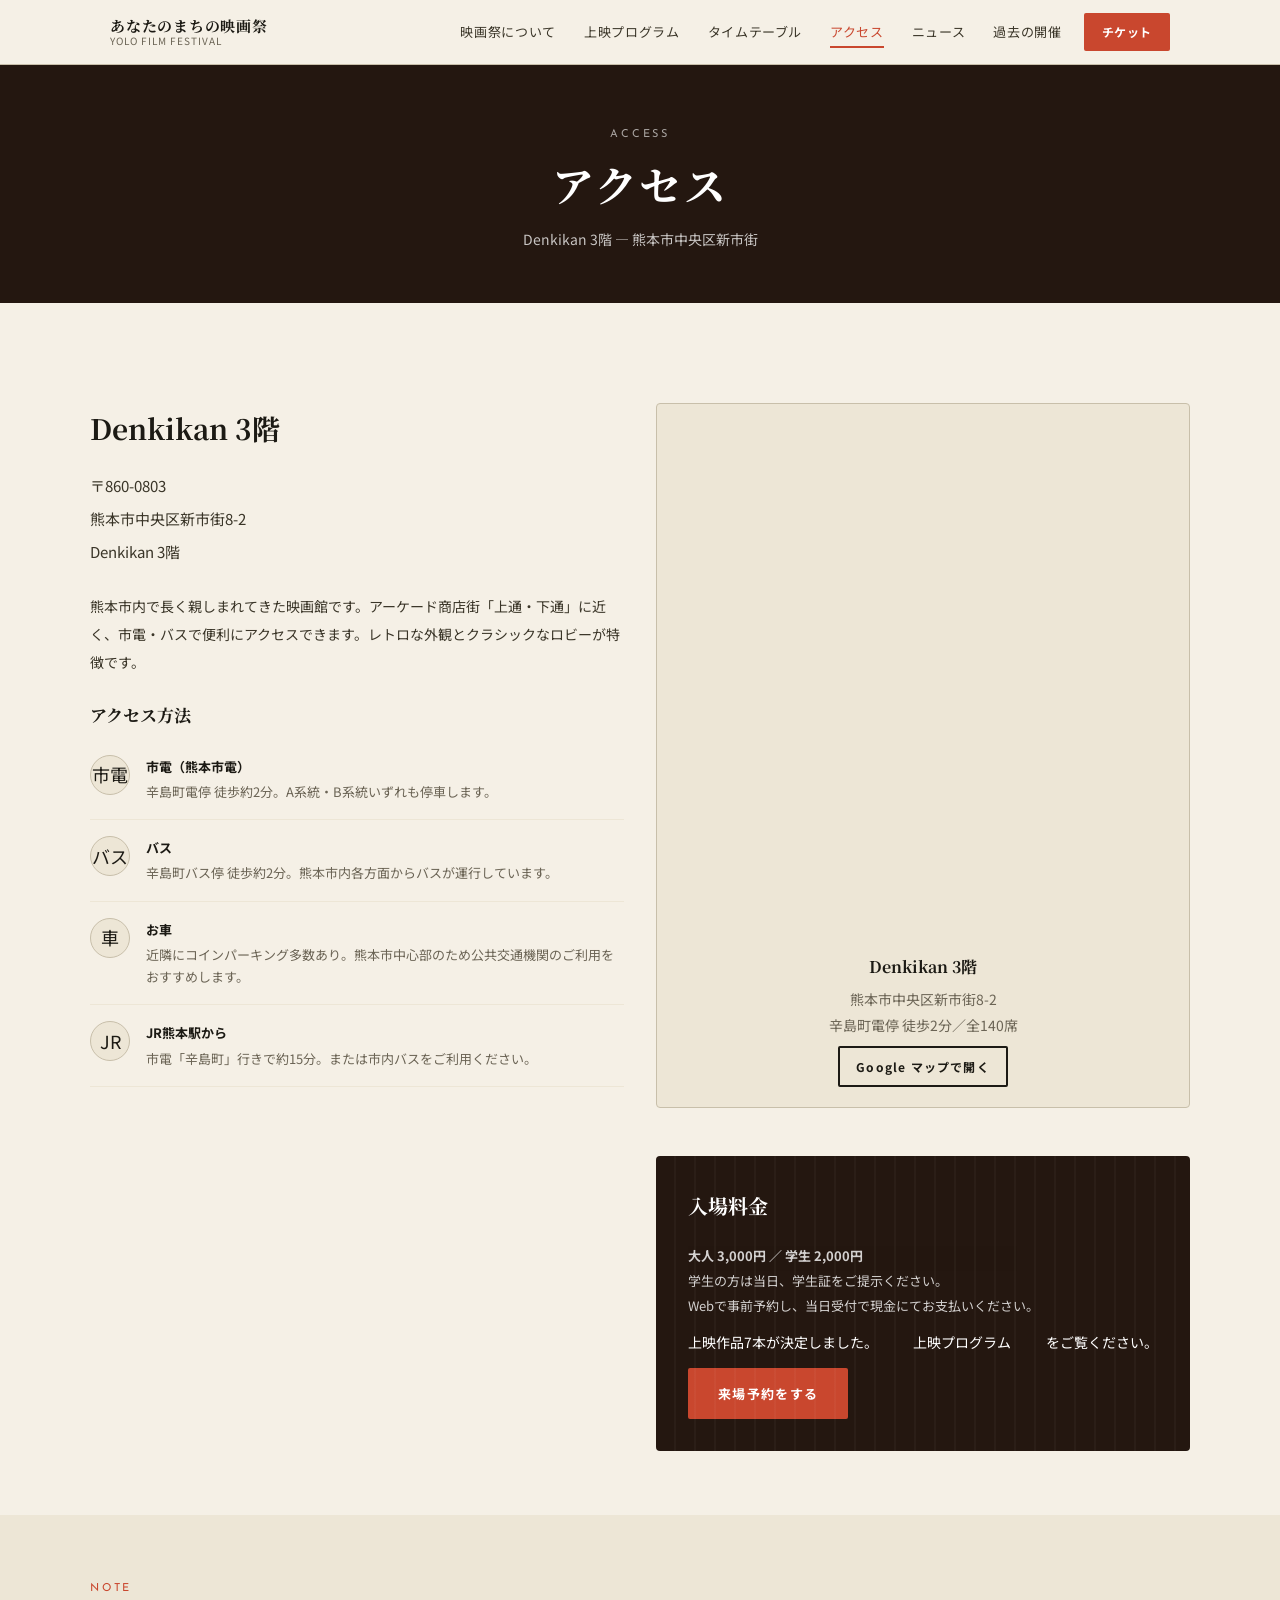
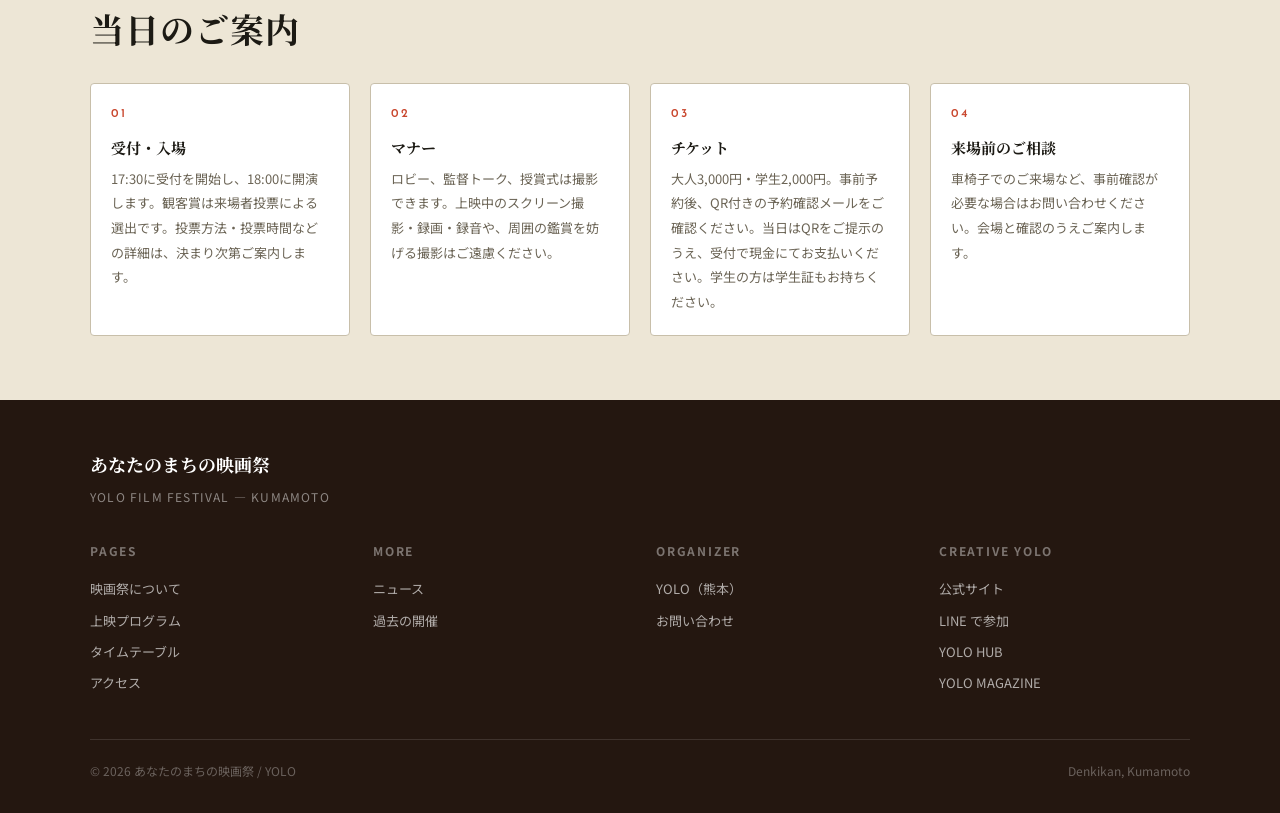
<file: access.html>
<!DOCTYPE html>
<html lang="ja">
<head>
  <meta charset="UTF-8">
  <meta name="viewport" content="width=device-width, initial-scale=1.0">
  <title>アクセス — あなたのまちの映画祭</title>
  <meta name="description" content="会場Denkikanへのアクセスと、第2回「あなたのまちの映画祭」のチケット情報。">
  <link rel="canonical" href="https://festival.creativeyolo.com/access.html">
  <meta property="og:type" content="website">
  <meta property="og:title" content="アクセス — あなたのまちの映画祭">
  <meta property="og:description" content="会場 Denkikan 3階（熊本市中央区新市街8-2）へのアクセス。第2回は2026年12月12日（土）17:30受付・18:00開演。">
  <meta property="og:url" content="https://festival.creativeyolo.com/access.html">
  <meta property="og:image" content="https://festival.creativeyolo.com/assets/og-image.jpg">
  <meta property="og:locale" content="ja_JP">
  <meta name="twitter:card" content="summary_large_image">
  <link rel="icon" href="favicon.svg" type="image/svg+xml">
  <link rel="stylesheet" href="assets/style.css">
  <style>
    .access-grid {
      display: grid;
      grid-template-columns: 1fr 1fr;
      gap: 32px;
      margin-top: 36px;
      align-items: start;
    }
    .map-area {
      background: var(--ivory-dark);
      border: 1px solid var(--border);
      border-radius: 4px;
      overflow: hidden;
    }
    .map-area iframe {
      display: block;
      width: 100%;
      aspect-ratio: 1;
      border: 0;
    }
    .map-caption {
      padding: 16px 20px 20px;
      text-align: center;
    }

    .venue-name {
      font-family: var(--serif);
      font-size: 28px;
      font-weight: 700;
      margin-bottom: 16px;
    }
    .venue-address {
      font-size: 15px;
      color: var(--ink-mid);
      line-height: 2.2;
      margin-bottom: 24px;
    }

    .route-list { margin-top: 8px; }
    .route-item {
      display: flex;
      gap: 16px;
      align-items: flex-start;
      padding: 16px 0;
      border-bottom: 1px solid var(--ivory-dark);
    }
    .route-icon {
      width: 40px;
      height: 40px;
      border-radius: 50%;
      background: var(--ivory-dark);
      border: 1px solid var(--border);
      display: flex;
      align-items: center;
      justify-content: center;
      font-size: 18px;
      flex-shrink: 0;
    }
    .route-name { font-size: 13px; font-weight: 700; margin-bottom: 3px; }
    .route-desc { font-size: 13px; color: var(--ink-light); line-height: 1.7; }

    .ticket-box {
      background: var(--navy);
      color: white;
      border-radius: 4px;
      padding: 32px;
      margin-top: 48px;
      position: relative;
      overflow: hidden;
    }
    .ticket-box::before {
      content: '';
      position: absolute;
      top: 0; left: 0; right: 0; bottom: 0;
      background: repeating-linear-gradient(
        90deg,
        transparent 0px,
        transparent 18px,
        rgba(255,255,255,0.03) 18px,
        rgba(255,255,255,0.03) 20px
      );
      pointer-events: none;
    }
    .ticket-box h3 {
      font-family: var(--serif);
      font-size: 20px;
      font-weight: 700;
      margin-bottom: 20px;
    }
    .ticket-row {
      display: flex;
      justify-content: space-between;
      align-items: center;
      padding: 12px 0;
      border-bottom: 1px solid rgba(255,255,255,0.12);
      font-size: 14px;
    }
    .ticket-row:last-of-type { border-bottom: none; }
    .ticket-label { opacity: 0.65; }
    .ticket-price { font-family: var(--serif); font-size: 20px; font-weight: 700; }

    @media (max-width: 768px) {
      .access-grid { grid-template-columns: 1fr; }
    }
  </style>
  <meta name="google-site-verification" content="7he0VVTEDO85Pbl_M7TtZ8FH4aKwiqdkvu4j-QHQOwU" />
  <script src="assets/analytics.js"></script>
</head>
<body>
<a class="skip-link" href="#main">本文へ移動</a>

<div class="film-strip">
  <div class="perforations">
    <div class="perf-hole"></div><div class="perf-hole"></div><div class="perf-hole"></div><div class="perf-hole"></div><div class="perf-hole"></div>
  </div>
  <div class="film-strip-text">YOLO FILM FESTIVAL &nbsp;•&nbsp; KUMAMOTO &nbsp;•&nbsp; DENKIKAN</div>
  <div class="perforations" style="margin-left:auto">
    <div class="perf-hole"></div><div class="perf-hole"></div><div class="perf-hole"></div><div class="perf-hole"></div><div class="perf-hole"></div>
  </div>
</div>

<header class="site-header">
  <div class="header-inner">
    <a href="index.html" class="site-logo">
      <span class="logo-main">あなたのまちの映画祭</span>
      <span class="logo-sub">YOLO FILM FESTIVAL</span>
    </a>
    <button class="nav-toggle" onclick="var nav=document.querySelector('.site-nav');var open=nav.classList.toggle('open');this.setAttribute('aria-expanded',String(open))" aria-label="メニュー" aria-expanded="false" aria-controls="site-nav">
      <span></span><span></span><span></span>
    </button>
    <nav class="site-nav" id="site-nav">
      <a href="about.html">映画祭について</a>
      <a href="program.html">上映プログラム</a>
      <a href="schedule.html">タイムテーブル</a>
      <a href="access.html" class="active">アクセス</a>
      <a href="news.html">ニュース</a>
      <a href="archive.html">過去の開催</a>
      
      <a href="#tickets" class="nav-ticket">チケット</a>
    </nav>
  </div>
</header>

<main id="main">
<div class="page-hero">
  <div class="page-hero-label">Access</div>
  <h1>アクセス</h1>
  <p>Denkikan 3階 — 熊本市中央区新市街</p>
</div>

<section>
  <div class="section-inner">
    <div class="access-grid">
      <div>
        <div class="venue-name">Denkikan 3階</div>
        <div class="venue-address">
          〒860-0803<br>
          熊本市中央区新市街8-2<br>
          Denkikan 3階
        </div>
        <p style="font-size:14px;color:var(--ink-mid);line-height:2;margin-bottom:24px">
          熊本市内で長く親しまれてきた映画館です。アーケード商店街「上通・下通」に近く、市電・バスで便利にアクセスできます。レトロな外観とクラシックなロビーが特徴です。
        </p>

        <h3 style="font-family:var(--serif);font-size:17px;font-weight:700;margin-bottom:4px">アクセス方法</h3>
        <div class="route-list">
          <div class="route-item">
            <div class="route-icon">市電</div>
            <div>
              <div class="route-name">市電（熊本市電）</div>
              <div class="route-desc">辛島町電停 徒歩約2分。A系統・B系統いずれも停車します。</div>
            </div>
          </div>
          <div class="route-item">
            <div class="route-icon">バス</div>
            <div>
              <div class="route-name">バス</div>
              <div class="route-desc">辛島町バス停 徒歩約2分。熊本市内各方面からバスが運行しています。</div>
            </div>
          </div>
          <div class="route-item">
            <div class="route-icon">車</div>
            <div>
              <div class="route-name">お車</div>
              <div class="route-desc">近隣にコインパーキング多数あり。熊本市中心部のため公共交通機関のご利用をおすすめします。</div>
            </div>
          </div>
          <div class="route-item">
            <div class="route-icon">JR</div>
            <div>
              <div class="route-name">JR熊本駅から</div>
              <div class="route-desc">市電「辛島町」行きで約15分。または市内バスをご利用ください。</div>
            </div>
          </div>
        </div>
      </div>

      <div>
        <div class="map-area">
          <iframe src="https://maps.google.com/maps?q=Denkikan%20熊本市中央区新市街8-2&z=16&output=embed" title="Denkikanの地図" loading="lazy" referrerpolicy="no-referrer-when-downgrade" allowfullscreen></iframe>
          <div class="map-caption">
            <strong style="font-family:var(--serif);font-size:16px;color:var(--ink)">Denkikan 3階</strong>
            <p style="font-size:14px;color:var(--ink-light);margin-top:6px">熊本市中央区新市街8-2<br>辛島町電停 徒歩2分／全140席</p>
            <a href="https://maps.google.com/?q=Denkikan+熊本" target="_blank" rel="noopener" class="btn btn-outline" style="font-size:12px;padding:8px 16px;margin-top:8px">Google マップで開く</a>
          </div>
        </div>

        <div class="ticket-box" id="tickets">
          <h3>入場料金</h3>
          <p style="font-size:13px;opacity:0.8;line-height:1.9">
            <strong>大人 3,000円 ／ 学生 2,000円</strong><br>
            学生の方は当日、学生証をご提示ください。<br>
            Webで事前予約し、当日受付で現金にてお支払いください。
          </p>
          <p class="ticket-row" id="ticket-program-announcement">上映作品7本が決定しました。<a href="program.html">上映プログラム</a>をご覧ください。</p>
          <a href="https://tickets.creativeyolo.com/yolo-ff-20261212/reserve" class="btn btn-primary" aria-describedby="ticket-program-announcement">来場予約をする</a>
        </div>
      </div>
    </div>
  </div>
</section>

<section style="background:var(--ivory-dark)">
  <div class="section-inner">
    <span class="section-label">Note</span>
    <h2 class="section-title">当日のご案内</h2>
    <div style="display:grid;grid-template-columns:repeat(auto-fill,minmax(240px,1fr));gap:20px;margin-top:32px">
      <div style="background:white;border:1px solid var(--border);border-radius:4px;padding:20px">
        <div class="note-index">01</div>
        <div style="font-family:var(--serif);font-size:15px;font-weight:700;margin-bottom:6px">受付・入場</div>
        <p style="font-size:13px;color:var(--ink-light);line-height:1.9">17:30に受付を開始し、18:00に開演します。観客賞は来場者投票による選出です。投票方法・投票時間などの詳細は、決まり次第ご案内します。</p>
      </div>
      <div style="background:white;border:1px solid var(--border);border-radius:4px;padding:20px">
        <div class="note-index">02</div>
        <div style="font-family:var(--serif);font-size:15px;font-weight:700;margin-bottom:6px">マナー</div>
        <p style="font-size:13px;color:var(--ink-light);line-height:1.9">ロビー、監督トーク、授賞式は撮影できます。上映中のスクリーン撮影・録画・録音や、周囲の鑑賞を妨げる撮影はご遠慮ください。</p>
      </div>
      <div style="background:white;border:1px solid var(--border);border-radius:4px;padding:20px">
        <div class="note-index">03</div>
        <div style="font-family:var(--serif);font-size:15px;font-weight:700;margin-bottom:6px">チケット</div>
        <p style="font-size:13px;color:var(--ink-light);line-height:1.9">大人3,000円・学生2,000円。事前予約後、QR付きの予約確認メールをご確認ください。当日はQRをご提示のうえ、受付で現金にてお支払いください。学生の方は学生証もお持ちください。</p>
      </div>
      <div style="background:white;border:1px solid var(--border);border-radius:4px;padding:20px">
        <div class="note-index">04</div>
        <div style="font-family:var(--serif);font-size:15px;font-weight:700;margin-bottom:6px">来場前のご相談</div>
        <p style="font-size:13px;color:var(--ink-light);line-height:1.9">車椅子でのご来場など、事前確認が必要な場合はお問い合わせください。会場と確認のうえご案内します。</p>
      </div>
    </div>
  </div>
</section>

</main>
<footer class="site-footer">
  <div class="footer-inner">
    <div class="footer-logo">あなたのまちの映画祭</div>
    <div class="footer-tagline">YOLO FILM FESTIVAL — KUMAMOTO</div>
    <div class="footer-grid">
      <div class="footer-col">
        <h4>Pages</h4>
        <a href="about.html">映画祭について</a>
        <a href="program.html">上映プログラム</a>
        <a href="schedule.html">タイムテーブル</a>
        <a href="access.html">アクセス</a>
      </div>
      <div class="footer-col">
        <h4>More</h4>
        <a href="news.html">ニュース</a>
        <a href="archive.html">過去の開催</a>
      </div>
      <div class="footer-col">
        <h4>Organizer</h4>
        <a href="about.html">YOLO（熊本）</a>
        <a href="mailto:creative.yolo0406@gmail.com">お問い合わせ</a>
      </div>
      <div class="footer-col">
        <h4>Creative YOLO</h4>
        <a href="https://yolo-official.vercel.app/" target="_blank" rel="noopener">公式サイト</a>
        <a href="https://line.me/R/ti/p/@140irxqh" target="_blank" rel="noopener">LINE で参加</a>
        <a href="https://yolo-members.vercel.app/" target="_blank" rel="noopener">YOLO HUB</a>
        <a href="https://yolo-magazine.rencame.net/" target="_blank" rel="noopener">YOLO MAGAZINE</a>
      </div>
    </div>
    <div class="footer-bottom">
      <p>© 2026 あなたのまちの映画祭 / YOLO</p>
      <p>Denkikan, Kumamoto</p>
    </div>
  </div>
</footer>

</body>
</html>
</file>
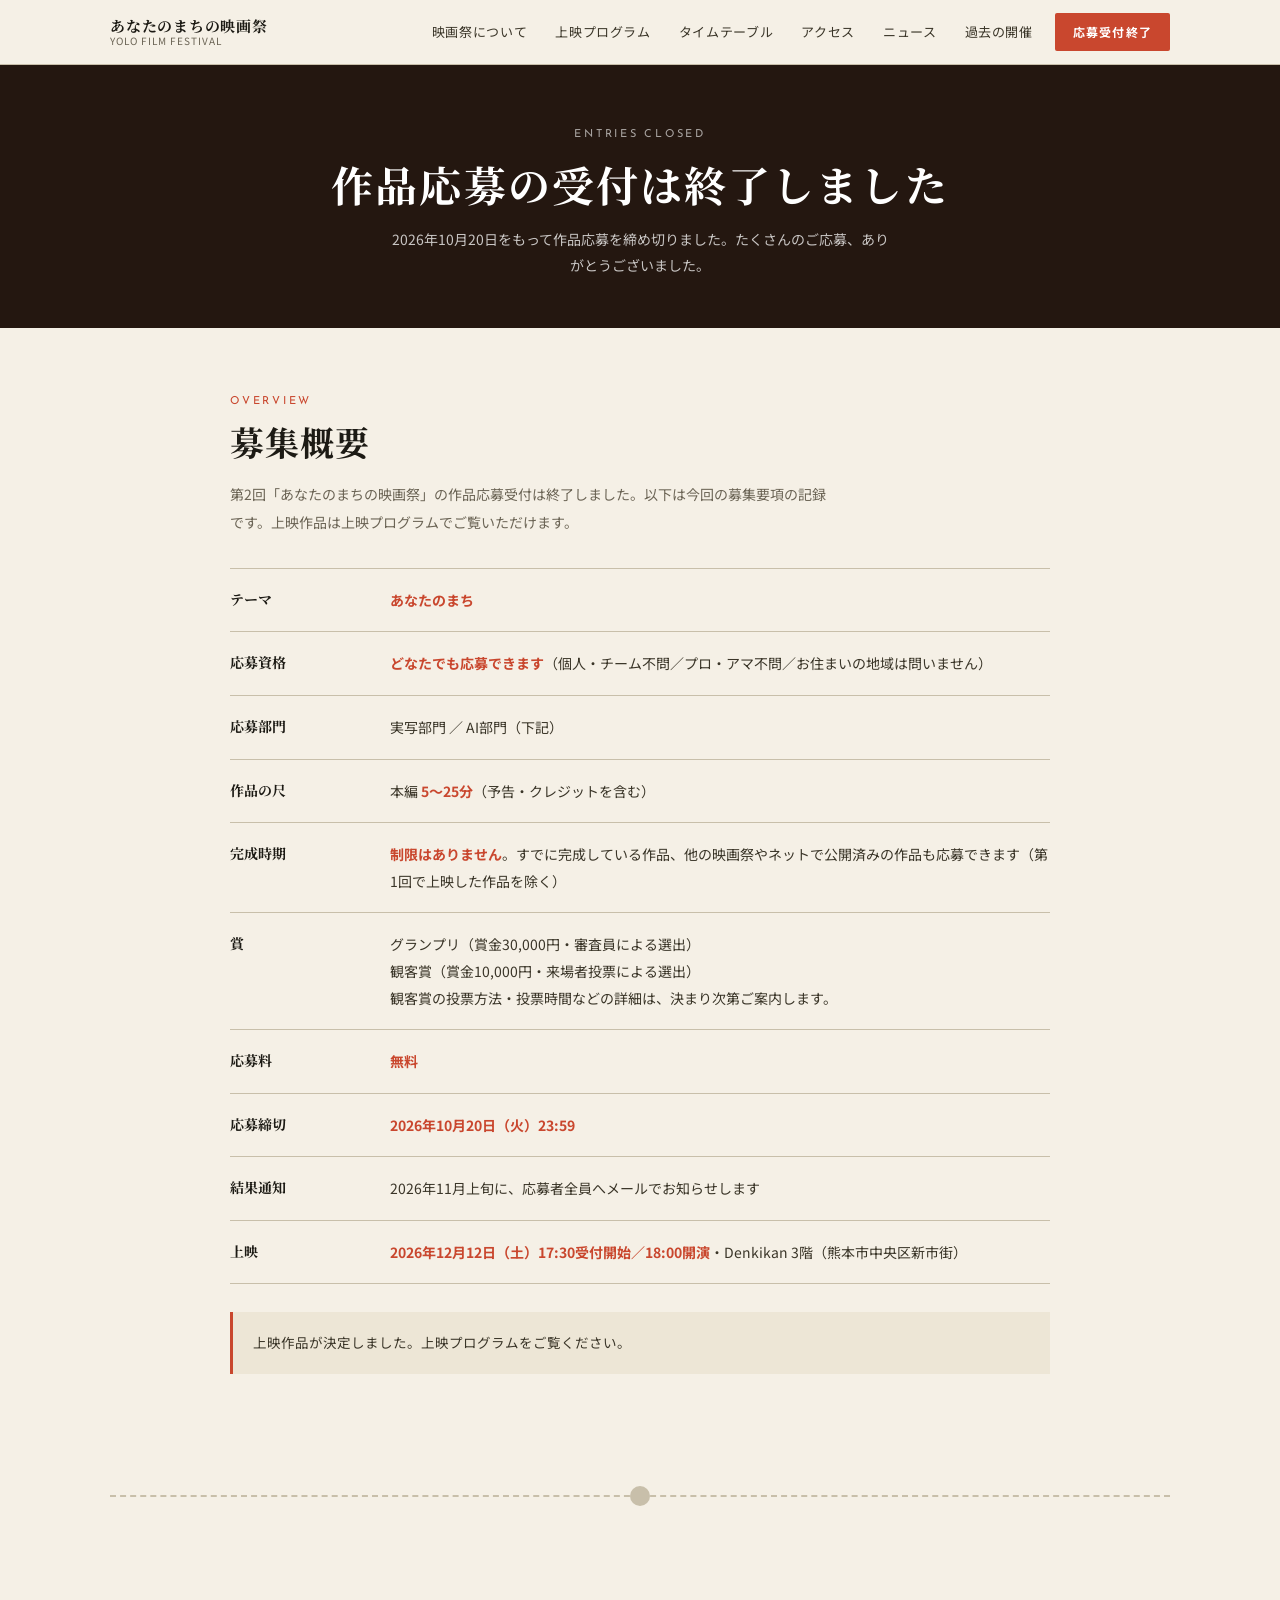
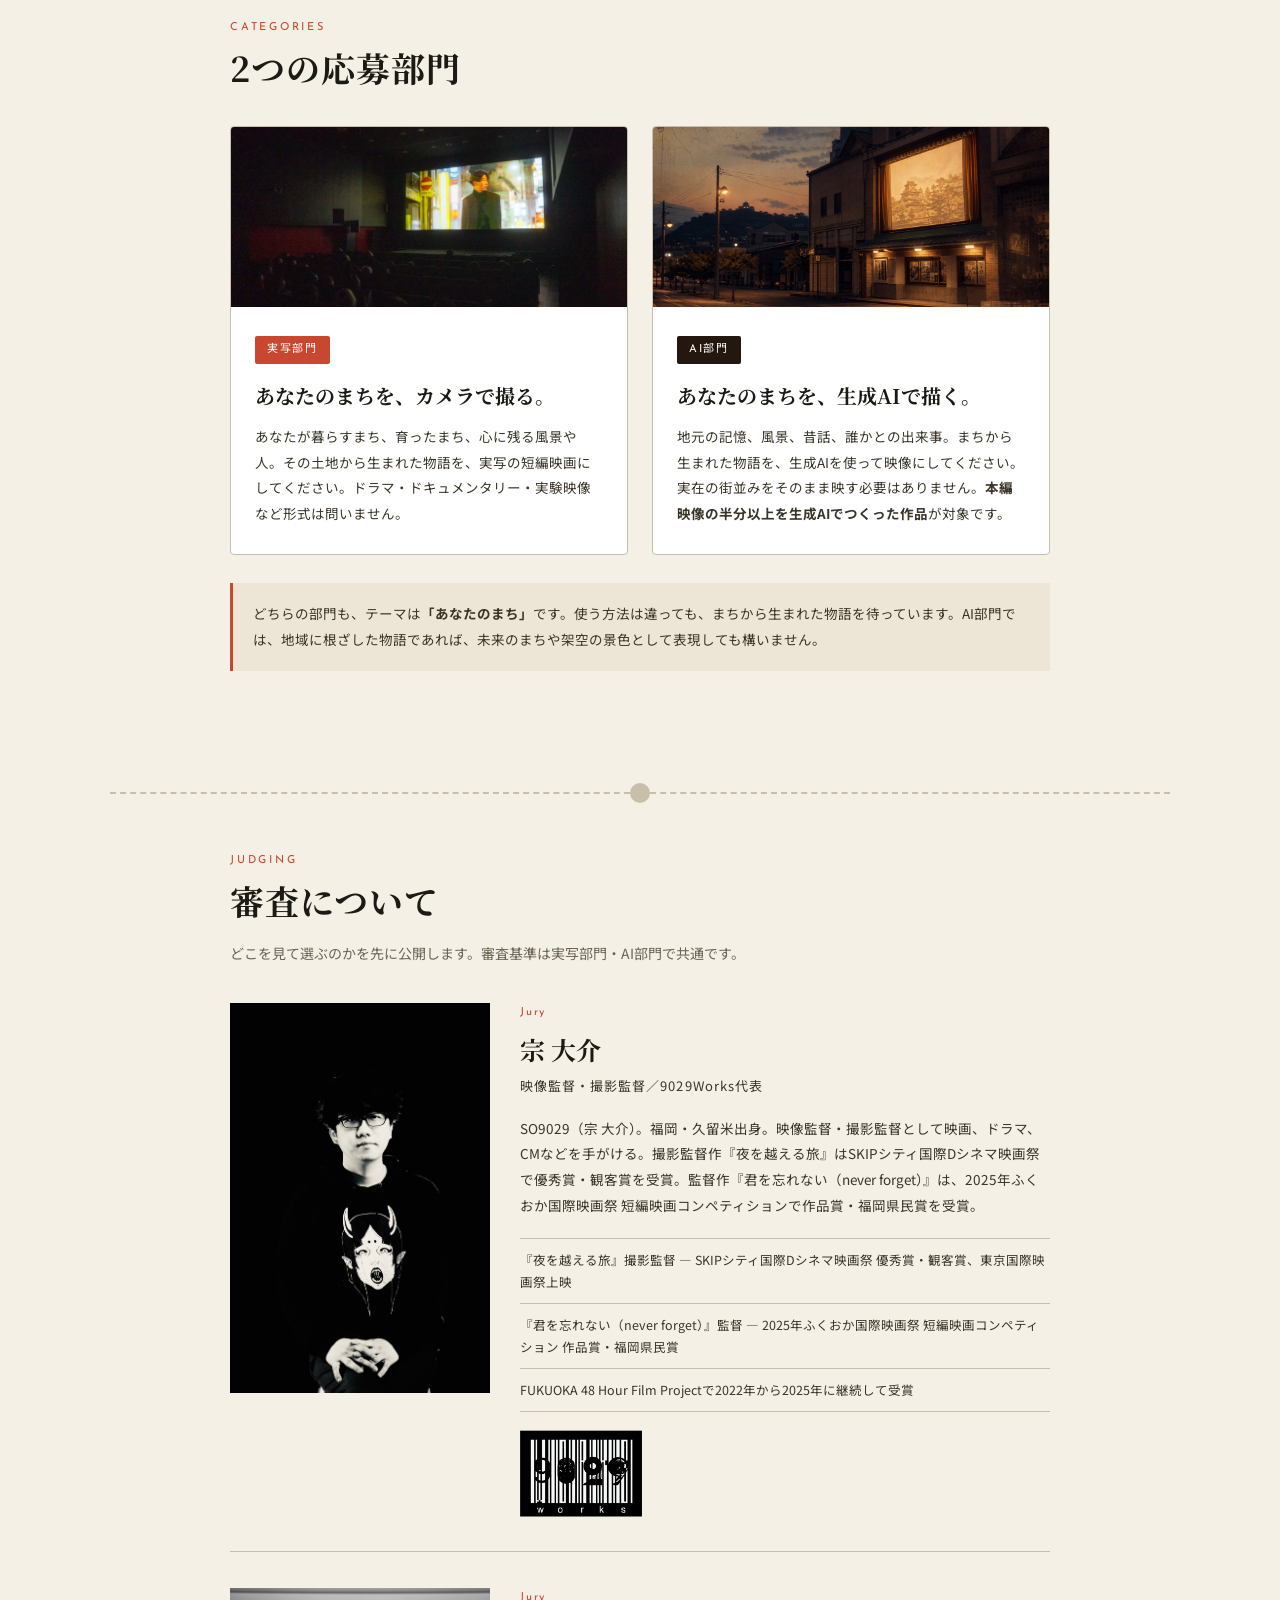
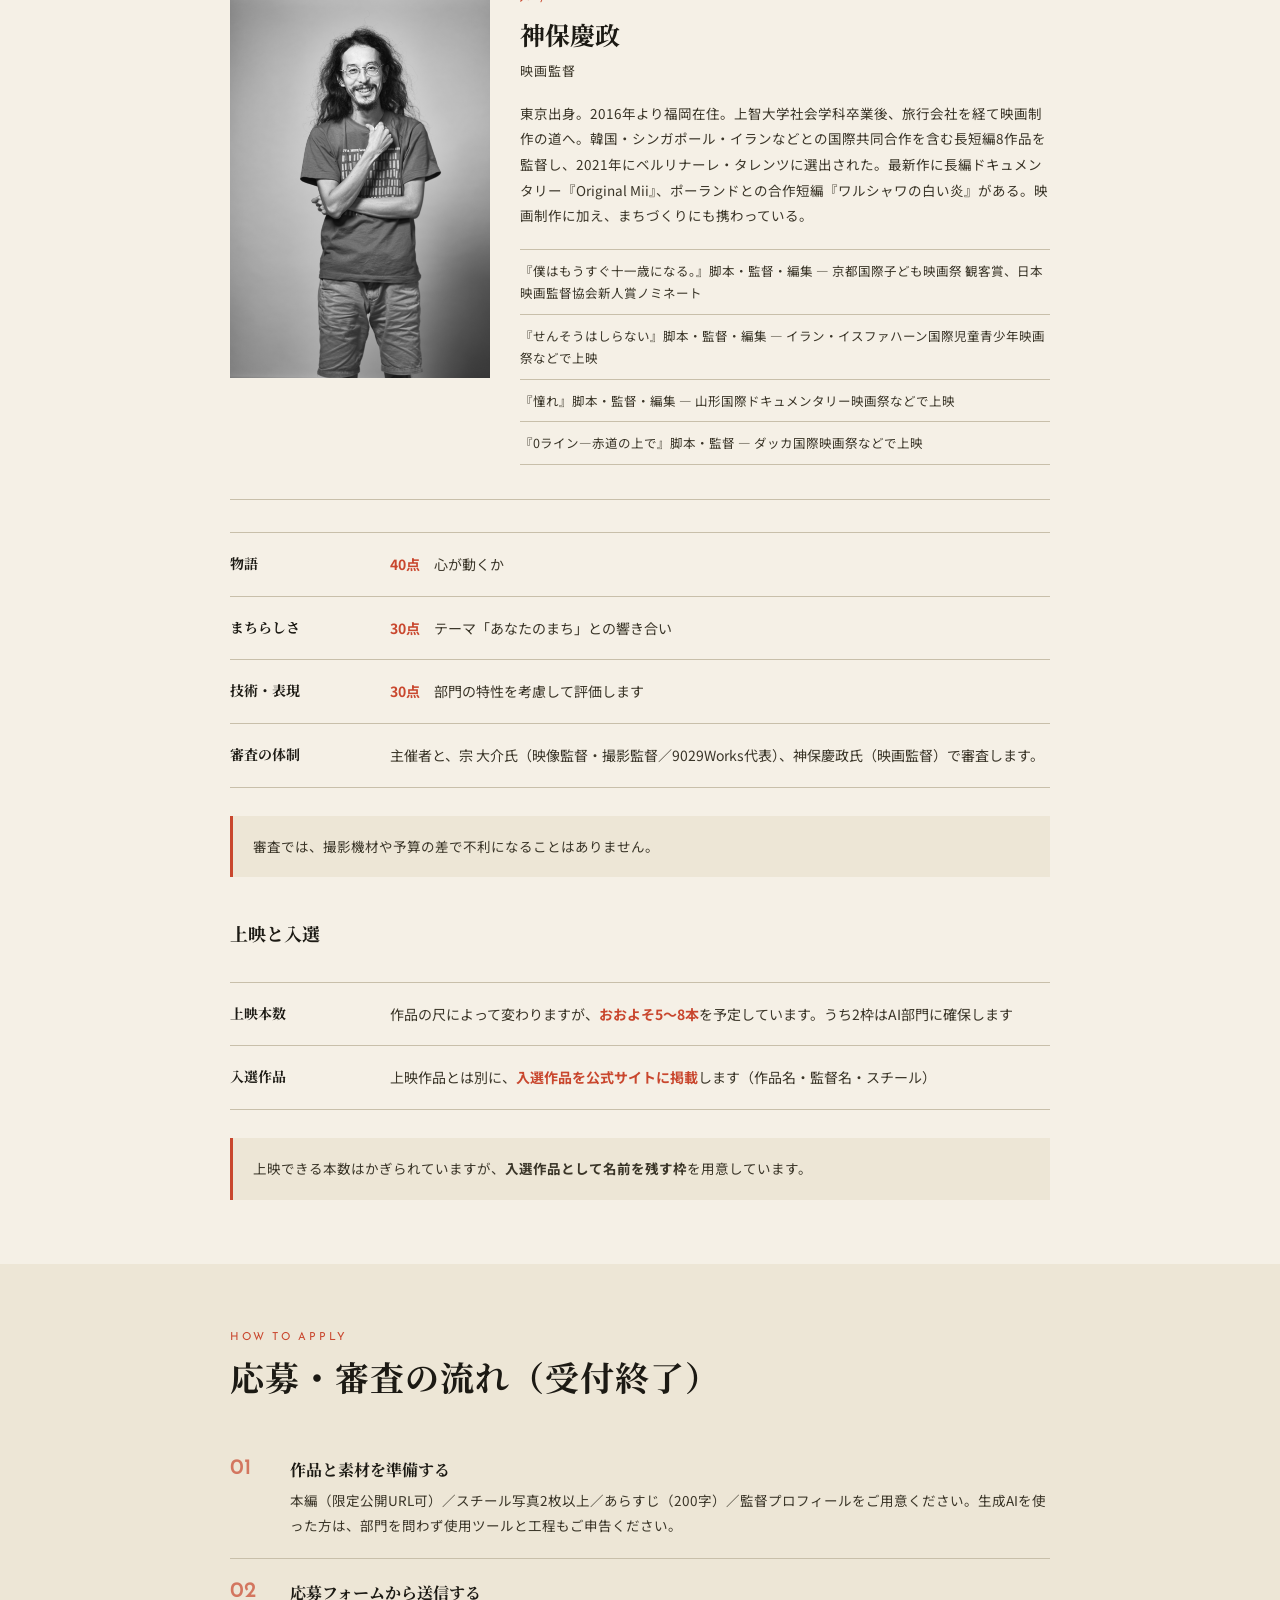
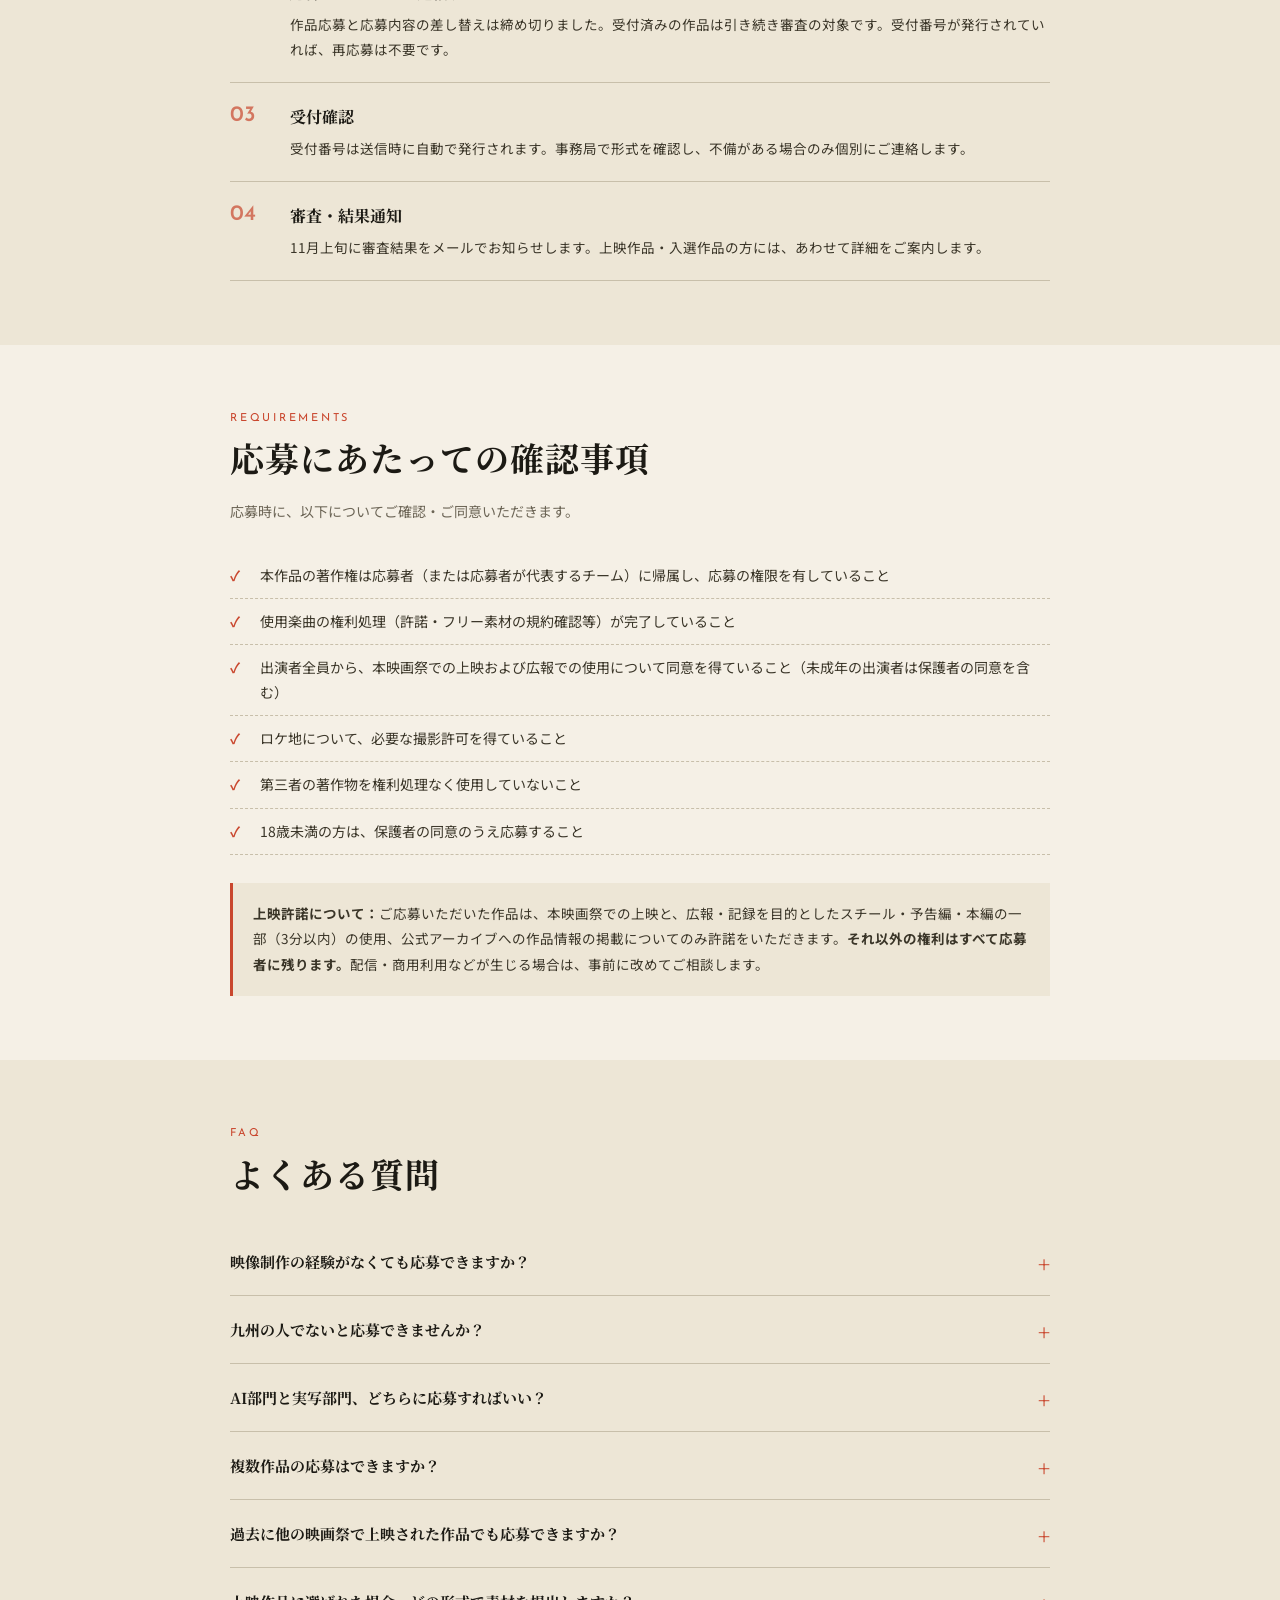
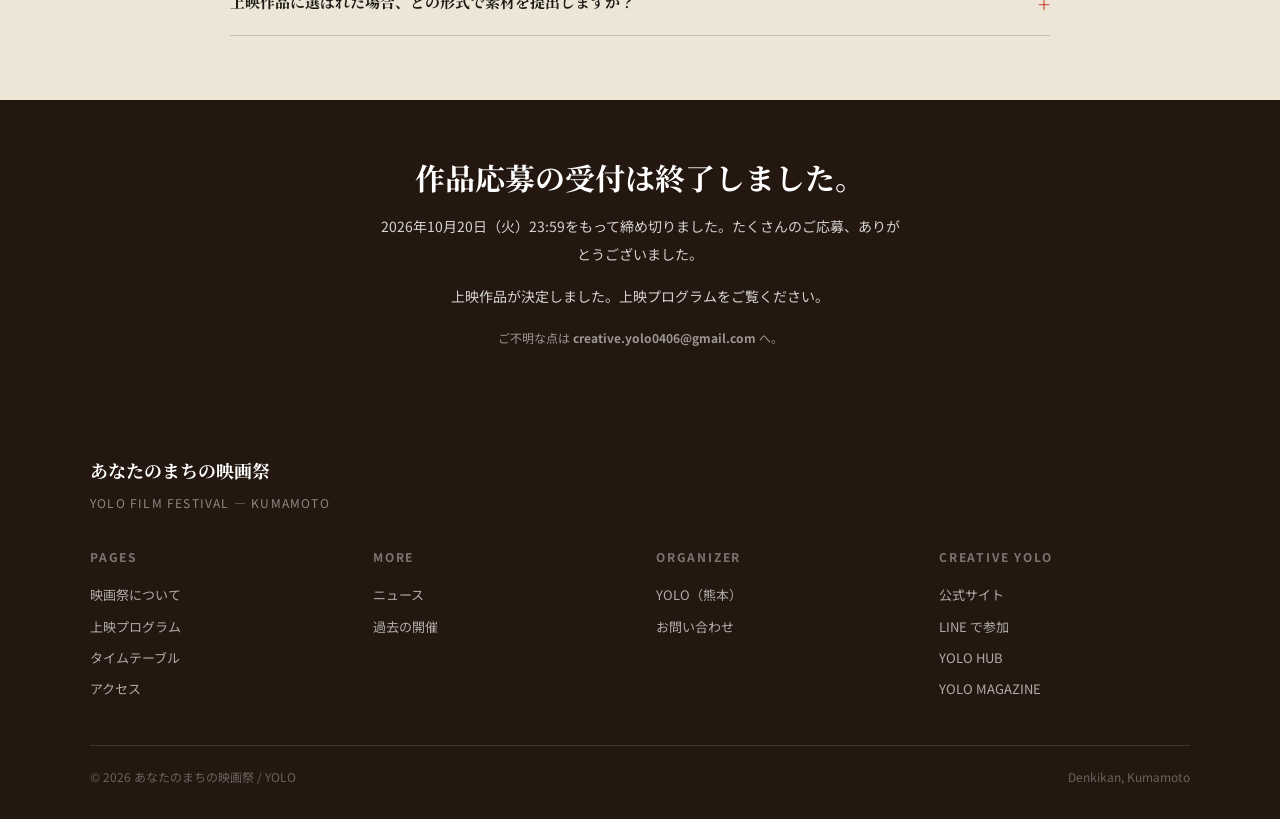
<file: entry.html>
<!DOCTYPE html>
<html lang="ja">
<head>
  <meta charset="UTF-8">
  <meta name="viewport" content="width=device-width, initial-scale=1.0">
  <title>作品応募受付終了 — あなたのまちの映画祭</title>
  <meta name="description" content="第2回の作品応募受付は2026年10月20日をもって終了しました。たくさんのご応募、ありがとうございました。上映作品は上映プログラムでご覧いただけます。" />
  <meta property="og:type" content="website" />
  <meta property="og:title" content="作品応募受付終了 — あなたのまちの映画祭" />
  <meta property="og:description" content="第2回の作品応募受付は2026年10月20日をもって終了しました。たくさんのご応募、ありがとうございました。上映作品は上映プログラムでご覧いただけます。" />
  <meta property="og:url" content="https://festival.creativeyolo.com/entry.html" />
  <meta property="og:image" content="https://festival.creativeyolo.com/assets/og-image.jpg" />
  <meta property="og:locale" content="ja_JP" />
  <meta name="twitter:card" content="summary_large_image" />
  <link rel="canonical" href="https://festival.creativeyolo.com/entry.html" />
  <link rel="icon" href="favicon.svg" type="image/svg+xml" />
  <link rel="icon" href="data:image/svg+xml,%3Csvg xmlns='http://www.w3.org/2000/svg' viewBox='0 0 64 64'%3E%3Crect width='64' height='64' fill='%23C0432C'/%3E%3Cpath d='M25 19v26l22-13z' fill='%23F7F0DF'/%3E%3C/svg%3E" />
  <link rel="stylesheet" href="assets/style.css">
  <style>
    /* ── 募集要項テーブル ── */
    .spec-table {
      margin-top: 32px;
      border-top: 1px solid var(--border);
    }
    .spec-row {
      display: grid;
      grid-template-columns: 160px 1fr;
      border-bottom: 1px solid var(--border);
    }
    .spec-key {
      font-family: var(--serif);
      font-weight: 700;
      font-size: 14px;
      padding: 18px 16px 18px 0;
      color: var(--ink);
    }
    .spec-val {
      font-size: 14px;
      padding: 18px 0;
      color: var(--ink-mid);
      line-height: 1.9;
    }
    .spec-val strong { color: var(--red); }
    @media (max-width: 600px) {
      .spec-row { grid-template-columns: 1fr; }
      .spec-key { padding-bottom: 2px; }
      .spec-val { padding-top: 4px; }
    }

    /* ── 部門カード ── */
    .dept-grid {
      display: grid;
      grid-template-columns: repeat(auto-fit, minmax(260px, 1fr));
      gap: 24px;
      margin-top: 36px;
    }
    .dept-card {
      background: white;
      border: 1px solid var(--border);
      border-radius: 4px;
      padding: 28px 24px;
      position: relative;
      overflow: hidden;
    }
    /* カードのパディングを打ち消して全幅に。style.css の img{max-width:100%} が
       calc(100% + 48px) を頭打ちにするため max-width も解除する */
    .dept-image {
      width: calc(100% + 48px);
      max-width: none;
      height: 180px;
      margin: -28px -24px 24px;
      object-fit: cover;
      display: block;
    }
    .dept-tag {
      display: inline-block;
      font-family: var(--label);
      font-size: 11px;
      letter-spacing: 0.15em;
      background: var(--red);
      color: white;
      padding: 4px 12px;
      border-radius: 2px;
      margin-bottom: 14px;
    }
    .dept-tag.ai { background: var(--navy); }
    .dept-card h3 {
      font-family: var(--serif);
      font-size: 20px;
      font-weight: 700;
      margin-bottom: 10px;
    }
    .dept-card p { font-size: 13.5px; color: var(--ink-mid); line-height: 1.9; }

    /* ── 応募ステップ ── */
    .flow {
      margin-top: 36px;
      counter-reset: flow;
    }
    .flow-item {
      display: flex;
      gap: 20px;
      padding: 20px 0;
      border-bottom: 1px solid var(--border);
      align-items: flex-start;
    }
    .flow-num {
      counter-increment: flow;
      font-family: var(--label);
      font-size: 22px;
      font-weight: 600;
      color: var(--red);
      opacity: 0.7;
      flex-shrink: 0;
      width: 40px;
      line-height: 1.2;
    }
    .flow-num::before { content: counter(flow, decimal-leading-zero); }
    .flow-body h3 {
      font-family: var(--serif);
      font-size: 16px;
      font-weight: 700;
      margin-bottom: 4px;
    }
    .flow-body p { font-size: 13.5px; color: var(--ink-mid); line-height: 1.85; }

    /* ── 要件チェックリスト ── */
    .req-list { margin-top: 28px; }
    .req-list li {
      position: relative;
      padding: 10px 0 10px 30px;
      font-size: 14px;
      color: var(--ink-mid);
      border-bottom: 1px dashed var(--border);
      line-height: 1.8;
    }
    .req-list li::before {
      content: '✓';
      position: absolute;
      left: 0;
      top: 10px;
      color: var(--red);
      font-weight: 700;
    }

    /* ── FAQ ── */
    .faq { margin-top: 32px; }
    .faq details {
      border-bottom: 1px solid var(--border);
      padding: 4px 0;
    }
    .faq summary {
      cursor: pointer;
      font-family: var(--serif);
      font-weight: 700;
      font-size: 15px;
      padding: 16px 24px 16px 0;
      position: relative;
      list-style: none;
    }
    .faq summary::-webkit-details-marker { display: none; }
    .faq summary::after {
      content: '+';
      position: absolute;
      right: 0;
      top: 14px;
      font-size: 20px;
      color: var(--red);
      transition: transform 0.2s;
    }
    .faq details[open] summary::after { content: '−'; }
    .faq p {
      font-size: 13.5px;
      color: var(--ink-mid);
      line-height: 1.9;
      padding: 0 0 18px;
    }

    /* ── 応募CTA帯 ── */
    .entry-cta {
      background: var(--navy);
      color: white;
      text-align: center;
      padding: 56px 20px;
    }
    .entry-cta h2 {
      font-family: var(--serif);
      font-size: clamp(22px, 4vw, 30px);
      font-weight: 700;
      line-height: 1.4;
    }
    .entry-cta p {
      margin-top: 14px;
      font-size: 14px;
      opacity: 0.8;
      max-width: 520px;
      margin-left: auto;
      margin-right: auto;
      line-height: 2;
    }
    .entry-cta .btn {
      margin-top: 28px;
      padding: 16px 44px;
      font-size: 15px;
    }
    .entry-cta .cta-note {
      margin-top: 16px;
      font-size: 12px;
      opacity: 0.55;
    }
    .callout {
      background: var(--ivory-dark);
      border-left: 3px solid var(--red);
      padding: 18px 20px;
      margin-top: 28px;
      font-size: 13.5px;
      color: var(--ink-mid);
      line-height: 1.9;
    }
    .jury-profile {
      display: grid;
      grid-template-columns: minmax(180px, 260px) 1fr;
      gap: 30px;
      margin-top: 36px;
      padding: 0 0 34px;
      border-bottom: 1px solid var(--border);
    }
    .jury-profile-photo {
      position: relative;
      aspect-ratio: 2 / 3;
      overflow: hidden;
      background: var(--navy);
    }
    .jury-profile-photo img { width: 100%; height: 100%; max-width: none; object-fit: contain; display: block; }
    .jury-profile-body { align-self: center; }
    .jury-profile-label { color: var(--red); font-family: var(--label); font-size: 11px; letter-spacing: .16em; margin: 0 0 10px; }
    .jury-profile h3 { font-family: var(--serif); font-size: 25px; line-height: 1.35; margin: 0; }
    .jury-profile-role { color: var(--ink-mid); font-size: 13px; letter-spacing: .08em; margin: 8px 0 18px; }
    .jury-profile-body > p:not(.jury-profile-label):not(.jury-profile-role) { color: var(--ink-mid); font-size: 13.5px; line-height: 1.9; }
    .jury-logo { display: block; width: 122px; height: auto; margin-top: 18px; }
    .jury-highlights { margin: 20px 0 0; padding: 0; list-style: none; border-top: 1px solid var(--border); }
    .jury-highlights li { border-bottom: 1px solid var(--border); color: var(--ink-mid); font-size: 12.5px; line-height: 1.75; padding: 10px 0; }
    @media (max-width: 600px) { .jury-profile { grid-template-columns: 1fr; gap: 22px; } .jury-profile-photo { max-width: 280px; } }
  </style>
  <meta name="google-site-verification" content="7he0VVTEDO85Pbl_M7TtZ8FH4aKwiqdkvu4j-QHQOwU" />
  <script src="assets/analytics.js"></script>
</head>
<body>
<a class="skip-link" href="#main">本文へ移動</a>

<div class="film-strip">
  <div class="perforations">
    <div class="perf-hole"></div><div class="perf-hole"></div><div class="perf-hole"></div><div class="perf-hole"></div><div class="perf-hole"></div>
  </div>
  <div class="film-strip-text">YOLO FILM FESTIVAL &nbsp;•&nbsp; CALL FOR ENTRIES &nbsp;•&nbsp; 2026</div>
  <div class="perforations" style="margin-left:auto">
    <div class="perf-hole"></div><div class="perf-hole"></div><div class="perf-hole"></div><div class="perf-hole"></div><div class="perf-hole"></div>
  </div>
</div>

<header class="site-header">
  <div class="header-inner">
    <a href="index.html" class="site-logo">
      <span class="logo-main">あなたのまちの映画祭</span>
      <span class="logo-sub">YOLO FILM FESTIVAL</span>
    </a>
    <button class="nav-toggle" onclick="var nav=document.querySelector('.site-nav');var open=nav.classList.toggle('open');this.setAttribute('aria-expanded',String(open))" aria-label="メニュー" aria-expanded="false" aria-controls="site-nav">
      <span></span><span></span><span></span>
    </button>
    <nav class="site-nav" id="site-nav">
      <a href="about.html">映画祭について</a>
      <a href="program.html">上映プログラム</a>
      <a href="schedule.html">タイムテーブル</a>
      <a href="access.html">アクセス</a>
      <a href="news.html">ニュース</a>
      <a href="archive.html">過去の開催</a>
      <span class="nav-ticket">応募受付終了</span>
    </nav>
  </div>
</header>

<main id="main">
<div class="page-hero">
  <div class="page-hero-label">Entries Closed</div>
  <h1>作品応募の受付は終了しました</h1>
  <p>2026年10月20日をもって作品応募を締め切りました。たくさんのご応募、ありがとうございました。</p>
</div>

<!-- 募集概要 -->
<section>
  <div class="section-inner" style="max-width:820px">
    <span class="section-label">Overview</span>
    <h2 class="section-title">募集概要</h2>
    <p class="section-lead">第2回「あなたのまちの映画祭」の作品応募受付は終了しました。以下は今回の募集要項の記録です。上映作品は上映プログラムでご覧いただけます。</p>

    <div class="spec-table">
      <div class="spec-row"><div class="spec-key">テーマ</div><div class="spec-val"><strong>あなたのまち</strong></div></div>
      <div class="spec-row"><div class="spec-key">応募資格</div><div class="spec-val"><strong>どなたでも応募できます</strong>（個人・チーム不問／プロ・アマ不問／お住まいの地域は問いません）</div></div>
      <div class="spec-row"><div class="spec-key">応募部門</div><div class="spec-val">実写部門 ／ AI部門（下記）</div></div>
      <div class="spec-row"><div class="spec-key">作品の尺</div><div class="spec-val">本編 <strong>5〜25分</strong>（予告・クレジットを含む）</div></div>
      <div class="spec-row"><div class="spec-key">完成時期</div><div class="spec-val"><strong>制限はありません</strong>。すでに完成している作品、他の映画祭やネットで公開済みの作品も応募できます（第1回で上映した作品を除く）</div></div>
      <div class="spec-row" id="awards"><div class="spec-key">賞</div><div class="spec-val">グランプリ（賞金30,000円・審査員による選出）<br>観客賞（賞金10,000円・来場者投票による選出）<br>観客賞の投票方法・投票時間などの詳細は、決まり次第ご案内します。</div></div>
      <div class="spec-row"><div class="spec-key">応募料</div><div class="spec-val"><strong>無料</strong></div></div>
      <div class="spec-row"><div class="spec-key">応募締切</div><div class="spec-val"><strong>2026年10月20日（火）23:59</strong></div></div>
      <div class="spec-row"><div class="spec-key">結果通知</div><div class="spec-val">2026年11月上旬に、応募者全員へメールでお知らせします</div></div>
      <div class="spec-row"><div class="spec-key">上映</div><div class="spec-val"><strong>2026年12月12日（土）17:30受付開始／18:00開演</strong>・Denkikan 3階（熊本市中央区新市街）</div></div>
    </div>

    <div class="callout">
      上映作品が決定しました。<a href="program.html">上映プログラム</a>をご覧ください。
    </div>
  </div>
</section>

<div class="section-inner" style="padding: 0 20px;">
  <div class="ticket-divider"><div class="ticket-divider-circle"></div></div>
</div>

<!-- 部門 -->
<section>
  <div class="section-inner" style="max-width:820px">
    <span class="section-label">Categories</span>
    <h2 class="section-title">2つの応募部門</h2>
    <div class="dept-grid">
      <div class="dept-card">
        <img class="dept-image" src="assets/archive-2025/2025-08.jpg" alt="第1回の上映中の客席とスクリーン">
        <span class="dept-tag">実写部門</span>
        <h3>あなたのまちを、カメラで撮る。</h3>
        <p>あなたが暮らすまち、育ったまち、心に残る風景や人。その土地から生まれた物語を、実写の短編映画にしてください。ドラマ・ドキュメンタリー・実験映像など形式は問いません。</p>
      </div>
      <div class="dept-card">
        <img class="dept-image" src="assets/ai-division-town.jpg" alt="生成AIでまちの風景を描いたイメージ">
        <span class="dept-tag ai">AI部門</span>
        <h3>あなたのまちを、生成AIで描く。</h3>
        <p>地元の記憶、風景、昔話、誰かとの出来事。まちから生まれた物語を、生成AIを使って映像にしてください。実在の街並みをそのまま映す必要はありません。<strong>本編映像の半分以上を生成AIでつくった作品</strong>が対象です。</p>
      </div>
    </div>
    <div class="callout">どちらの部門も、テーマは<strong>「あなたのまち」</strong>です。使う方法は違っても、まちから生まれた物語を待っています。AI部門では、地域に根ざした物語であれば、未来のまちや架空の景色として表現しても構いません。</div>
  </div>
</section>

<div class="section-inner" style="padding: 0 20px;">
  <div class="ticket-divider"><div class="ticket-divider-circle"></div></div>
</div>

<!-- 審査 -->
<section id="jury" style="padding-top:0">
  <div class="section-inner" style="max-width:820px">
    <span class="section-label">Judging</span>
    <h2 class="section-title">審査について</h2>
    <p class="section-lead">どこを見て選ぶのかを先に公開します。審査基準は実写部門・AI部門で共通です。</p>

    <article class="jury-profile" aria-labelledby="jury-name">
      <div class="jury-profile-photo">
        <img src="assets/jury-so9029.jpg" alt="第2回あなたのまちの映画祭 審査員、宗 大介" width="1066" height="1600">
      </div>
      <div class="jury-profile-body">
        <p class="jury-profile-label">Jury</p>
        <h3 id="jury-name">宗 大介</h3>
        <p class="jury-profile-role">映像監督・撮影監督／9029Works代表</p>
        <p>SO9029（宗 大介）。福岡・久留米出身。映像監督・撮影監督として映画、ドラマ、CMなどを手がける。撮影監督作『夜を越える旅』はSKIPシティ国際Dシネマ映画祭で優秀賞・観客賞を受賞。監督作『君を忘れない（never forget）』は、2025年ふくおか国際映画祭 短編映画コンペティションで作品賞・福岡県民賞を受賞。</p>
        <ul class="jury-highlights" aria-label="主な実績">
          <li>『夜を越える旅』撮影監督 — SKIPシティ国際Dシネマ映画祭 優秀賞・観客賞、東京国際映画祭上映</li>
          <li>『君を忘れない（never forget）』監督 — 2025年ふくおか国際映画祭 短編映画コンペティション 作品賞・福岡県民賞</li>
          <li>FUKUOKA 48 Hour Film Projectで2022年から2025年に継続して受賞</li>
        </ul>
        <img class="jury-logo" src="assets/jury-9029works-logo.png" alt="9029Works ロゴ" width="876" height="627" loading="lazy">
      </div>
    </article>

    <article class="jury-profile" aria-labelledby="jury-jimbo-name">
      <div class="jury-profile-photo">
        <img src="assets/jury-jimbo.jpeg" alt="第2回あなたのまちの映画祭 審査員、神保慶政" width="1024" height="1536" loading="lazy">
      </div>
      <div class="jury-profile-body">
        <p class="jury-profile-label">Jury</p>
        <h3 id="jury-jimbo-name">神保慶政</h3>
        <p class="jury-profile-role">映画監督</p>
        <p>東京出身。2016年より福岡在住。上智大学社会学科卒業後、旅行会社を経て映画制作の道へ。韓国・シンガポール・イランなどとの国際共同合作を含む長短編8作品を監督し、2021年にベルリナーレ・タレンツに選出された。最新作に長編ドキュメンタリー『Original Mii』、ポーランドとの合作短編『ワルシャワの白い炎』がある。映画制作に加え、まちづくりにも携わっている。</p>
        <ul class="jury-highlights" aria-label="主な実績">
          <li>『僕はもうすぐ十一歳になる。』脚本・監督・編集 — 京都国際子ども映画祭 観客賞、日本映画監督協会新人賞ノミネート</li>
          <li>『せんそうはしらない』脚本・監督・編集 — イラン・イスファハーン国際児童青少年映画祭などで上映</li>
          <li>『憧れ』脚本・監督・編集 — 山形国際ドキュメンタリー映画祭などで上映</li>
          <li>『0ライン―赤道の上で』脚本・監督 — ダッカ国際映画祭などで上映</li>
        </ul>
      </div>
    </article>

    <div class="spec-table">
      <div class="spec-row"><div class="spec-key">物語</div><div class="spec-val"><strong>40点</strong>　心が動くか</div></div>
      <div class="spec-row"><div class="spec-key">まちらしさ</div><div class="spec-val"><strong>30点</strong>　テーマ「あなたのまち」との響き合い</div></div>
      <div class="spec-row"><div class="spec-key">技術・表現</div><div class="spec-val"><strong>30点</strong>　部門の特性を考慮して評価します</div></div>
      <div class="spec-row"><div class="spec-key">審査の体制</div><div class="spec-val">主催者と、宗 大介氏（映像監督・撮影監督／9029Works代表）、神保慶政氏（映画監督）で審査します。</div></div>
    </div>

    <div class="callout">
      審査では、撮影機材や予算の差で不利になることはありません。
    </div>

    <h3 style="font-family:var(--serif);font-size:18px;font-weight:700;margin-top:40px">上映と入選</h3>
    <div class="spec-table">
      <div class="spec-row"><div class="spec-key">上映本数</div><div class="spec-val">作品の尺によって変わりますが、<strong>おおよそ5〜8本</strong>を予定しています。うち2枠はAI部門に確保します</div></div>
      <div class="spec-row"><div class="spec-key">入選作品</div><div class="spec-val">上映作品とは別に、<strong>入選作品を公式サイトに掲載</strong>します（作品名・監督名・スチール）</div></div>
    </div>

    <div class="callout">
      上映できる本数はかぎられていますが、<strong>入選作品として名前を残す枠</strong>を用意しています。
    </div>
  </div>
</section>

<!-- 応募方法 -->
<section style="background:var(--ivory-dark)">
  <div class="section-inner" style="max-width:820px">
    <span class="section-label">How to Apply</span>
    <h2 class="section-title">応募・審査の流れ（受付終了）</h2>
    <div class="flow">
      <div class="flow-item">
        <div class="flow-num"></div>
        <div class="flow-body">
          <h3>作品と素材を準備する</h3>
          <p>本編（限定公開URL可）／スチール写真2枚以上／あらすじ（200字）／監督プロフィールをご用意ください。生成AIを使った方は、部門を問わず使用ツールと工程もご申告ください。</p>
        </div>
      </div>
      <div class="flow-item">
        <div class="flow-num"></div>
        <div class="flow-body">
          <h3>応募フォームから送信する</h3>
          <p>作品応募と応募内容の差し替えは締め切りました。受付済みの作品は引き続き審査の対象です。受付番号が発行されていれば、再応募は不要です。</p>
        </div>
      </div>
      <div class="flow-item">
        <div class="flow-num"></div>
        <div class="flow-body">
          <h3>受付確認</h3>
          <p>受付番号は送信時に自動で発行されます。事務局で形式を確認し、不備がある場合のみ個別にご連絡します。</p>
        </div>
      </div>
      <div class="flow-item">
        <div class="flow-num"></div>
        <div class="flow-body">
          <h3>審査・結果通知</h3>
          <p>11月上旬に審査結果をメールでお知らせします。上映作品・入選作品の方には、あわせて詳細をご案内します。</p>
        </div>
      </div>
    </div>
  </div>
</section>

<!-- 応募要件 -->
<section>
  <div class="section-inner" style="max-width:820px">
    <span class="section-label">Requirements</span>
    <h2 class="section-title">応募にあたっての確認事項</h2>
    <p class="section-lead">応募時に、以下についてご確認・ご同意いただきます。</p>
    <ul class="req-list">
      <li>本作品の著作権は応募者（または応募者が代表するチーム）に帰属し、応募の権限を有していること</li>
      <li>使用楽曲の権利処理（許諾・フリー素材の規約確認等）が完了していること</li>
      <li>出演者全員から、本映画祭での上映および広報での使用について同意を得ていること（未成年の出演者は保護者の同意を含む）</li>
      <li>ロケ地について、必要な撮影許可を得ていること</li>
      <li>第三者の著作物を権利処理なく使用していないこと</li>
      <li>18歳未満の方は、保護者の同意のうえ応募すること</li>
    </ul>
    <div class="callout">
      <strong>上映許諾について：</strong>ご応募いただいた作品は、本映画祭での上映と、広報・記録を目的としたスチール・予告編・本編の一部（3分以内）の使用、公式アーカイブへの作品情報の掲載についてのみ許諾をいただきます。<strong>それ以外の権利はすべて応募者に残ります。</strong>配信・商用利用などが生じる場合は、事前に改めてご相談します。
    </div>
  </div>
</section>

<!-- FAQ -->
<section style="background:var(--ivory-dark)">
  <div class="section-inner" style="max-width:820px">
    <span class="section-label">FAQ</span>
    <h2 class="section-title">よくある質問</h2>
    <div class="faq">
      <details>
        <summary>映像制作の経験がなくても応募できますか？</summary>
        <p>はい。プロ・アマ、経験の有無は問いません。「あなたのまちの物語」であれば、はじめての一本でも歓迎します。</p>
      </details>
      <details>
        <summary>九州の人でないと応募できませんか？</summary>
        <p>いいえ。<strong>お住まいの地域は問いません。</strong>「あなたのまち」はどこのまちでも構いません。上映は熊本で行うため、九州のまちを舞台にした作品や九州にゆかりのある作り手の応募は特に歓迎しますが、応募の条件ではありません。</p>
      </details>
      <details>
        <summary>AI部門と実写部門、どちらに応募すればいい？</summary>
        <p><strong>本編の映像のうち、AIが生成した画が半分以上を占めるならAI部門です。</strong>それ未満なら実写部門です。脚本づくり・音楽・色調整・ノイズ除去などにAIを使っていても、映っている画がカメラで撮ったものなら実写部門で応募してください。</p>
        <p>ちょうど半分くらい、などどちらとも言える場合は、応募者ご自身で選んでいただいて構いません。判断に迷ったらお問い合わせください。事務局の確認で明らかに部門が合っていない場合は、こちらから部門の変更をご提案します（それを理由に落とすことはありません）。</p>
      </details>
      <details>
        <summary>複数作品の応募はできますか？</summary>
        <p>今回の募集では作品ごとに応募を受け付けました。現在は受付を終了しています。</p>
      </details>
      <details>
        <summary>過去に他の映画祭で上映された作品でも応募できますか？</summary>
        <p>応募いただけます。本映画祭は初公開作品に限定していません。ただし権利処理が完了している必要があります。</p>
      </details>
      <details>
        <summary>上映作品に選ばれた場合、どの形式で素材を提出しますか？</summary>
        <p>上映用素材はMP4形式（映像H.264／音声AAC、1920×1080推奨）を予定しています。会場ではPCから再生し、事前にDenkikanの上映設備で映像と音声を確認します。詳しい書き出し設定と提出期限は、選出作品へのご連絡時にお知らせします。</p>
      </details>
    </div>
  </div>
</section>

<!-- 応募CTA -->
<div class="entry-cta" id="apply" role="status">
  <h2>作品応募の受付は終了しました。</h2>
  <p>2026年10月20日（火）23:59をもって締め切りました。たくさんのご応募、ありがとうございました。</p>
  <p>上映作品が決定しました。<a href="program.html">上映プログラム</a>をご覧ください。</p>
  <p class="cta-note">ご不明な点は <strong>creative.yolo0406@gmail.com</strong> へ。</p>
</div>

</main>
<footer class="site-footer">
  <div class="footer-inner">
    <div class="footer-logo">あなたのまちの映画祭</div>
    <div class="footer-tagline">YOLO FILM FESTIVAL — KUMAMOTO</div>
    <div class="footer-grid">
      <div class="footer-col">
        <h4>Pages</h4>
        <a href="about.html">映画祭について</a>
        <a href="program.html">上映プログラム</a>
        <a href="schedule.html">タイムテーブル</a>
        <a href="access.html">アクセス</a>
      </div>
      <div class="footer-col">
        <h4>More</h4>
        <a href="news.html">ニュース</a>
        <a href="archive.html">過去の開催</a>
        
      </div>
      <div class="footer-col">
        <h4>Organizer</h4>
        <a href="about.html">YOLO（熊本）</a>
        <a href="mailto:creative.yolo0406@gmail.com">お問い合わせ</a>
      </div>
      <div class="footer-col">
        <h4>Creative YOLO</h4>
        <a href="https://yolo-official.vercel.app/" target="_blank" rel="noopener">公式サイト</a>
        <a href="https://line.me/R/ti/p/@140irxqh" target="_blank" rel="noopener">LINE で参加</a>
        <a href="https://yolo-members.vercel.app/" target="_blank" rel="noopener">YOLO HUB</a>
        <a href="https://yolo-magazine.rencame.net/" target="_blank" rel="noopener">YOLO MAGAZINE</a>
      </div>
    </div>
    <div class="footer-bottom">
      <p>© 2026 あなたのまちの映画祭 / YOLO</p>
      <p>Denkikan, Kumamoto</p>
    </div>
  </div>
</footer>

</body>
</html>
</file>
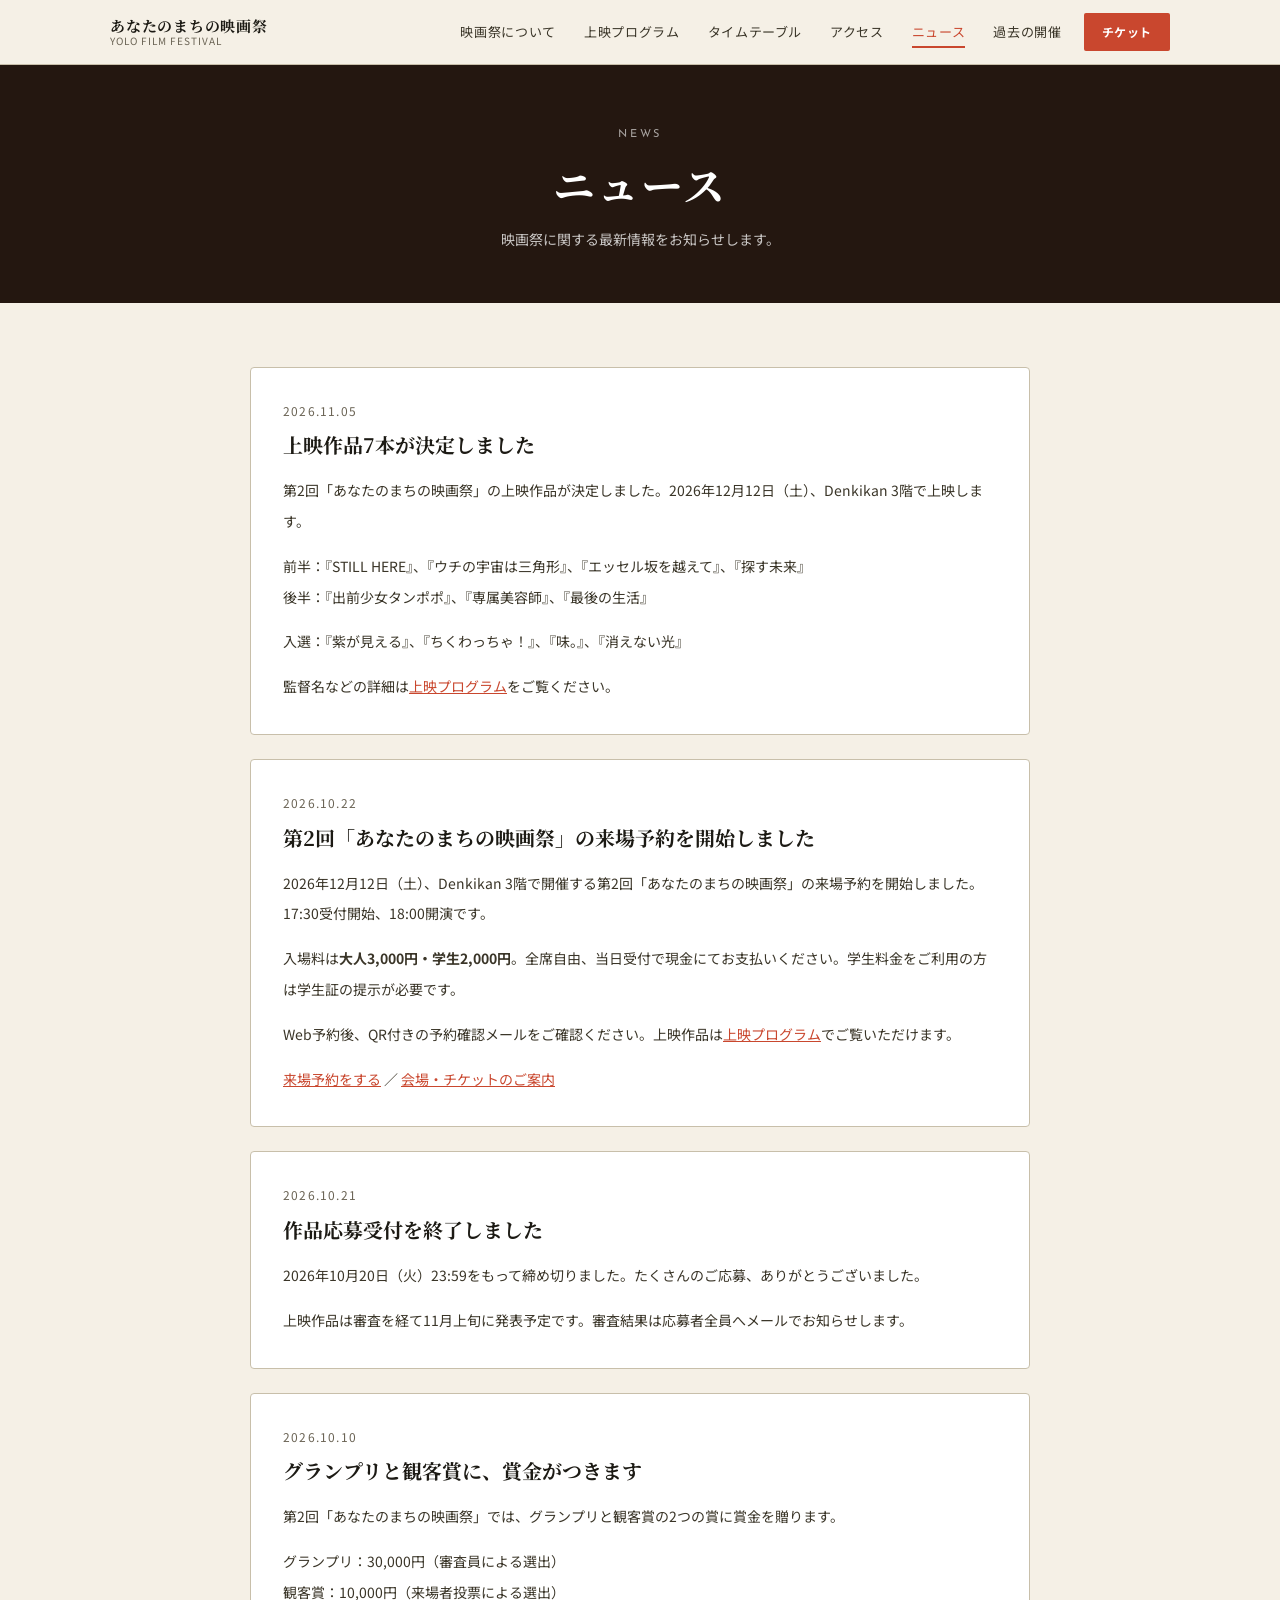
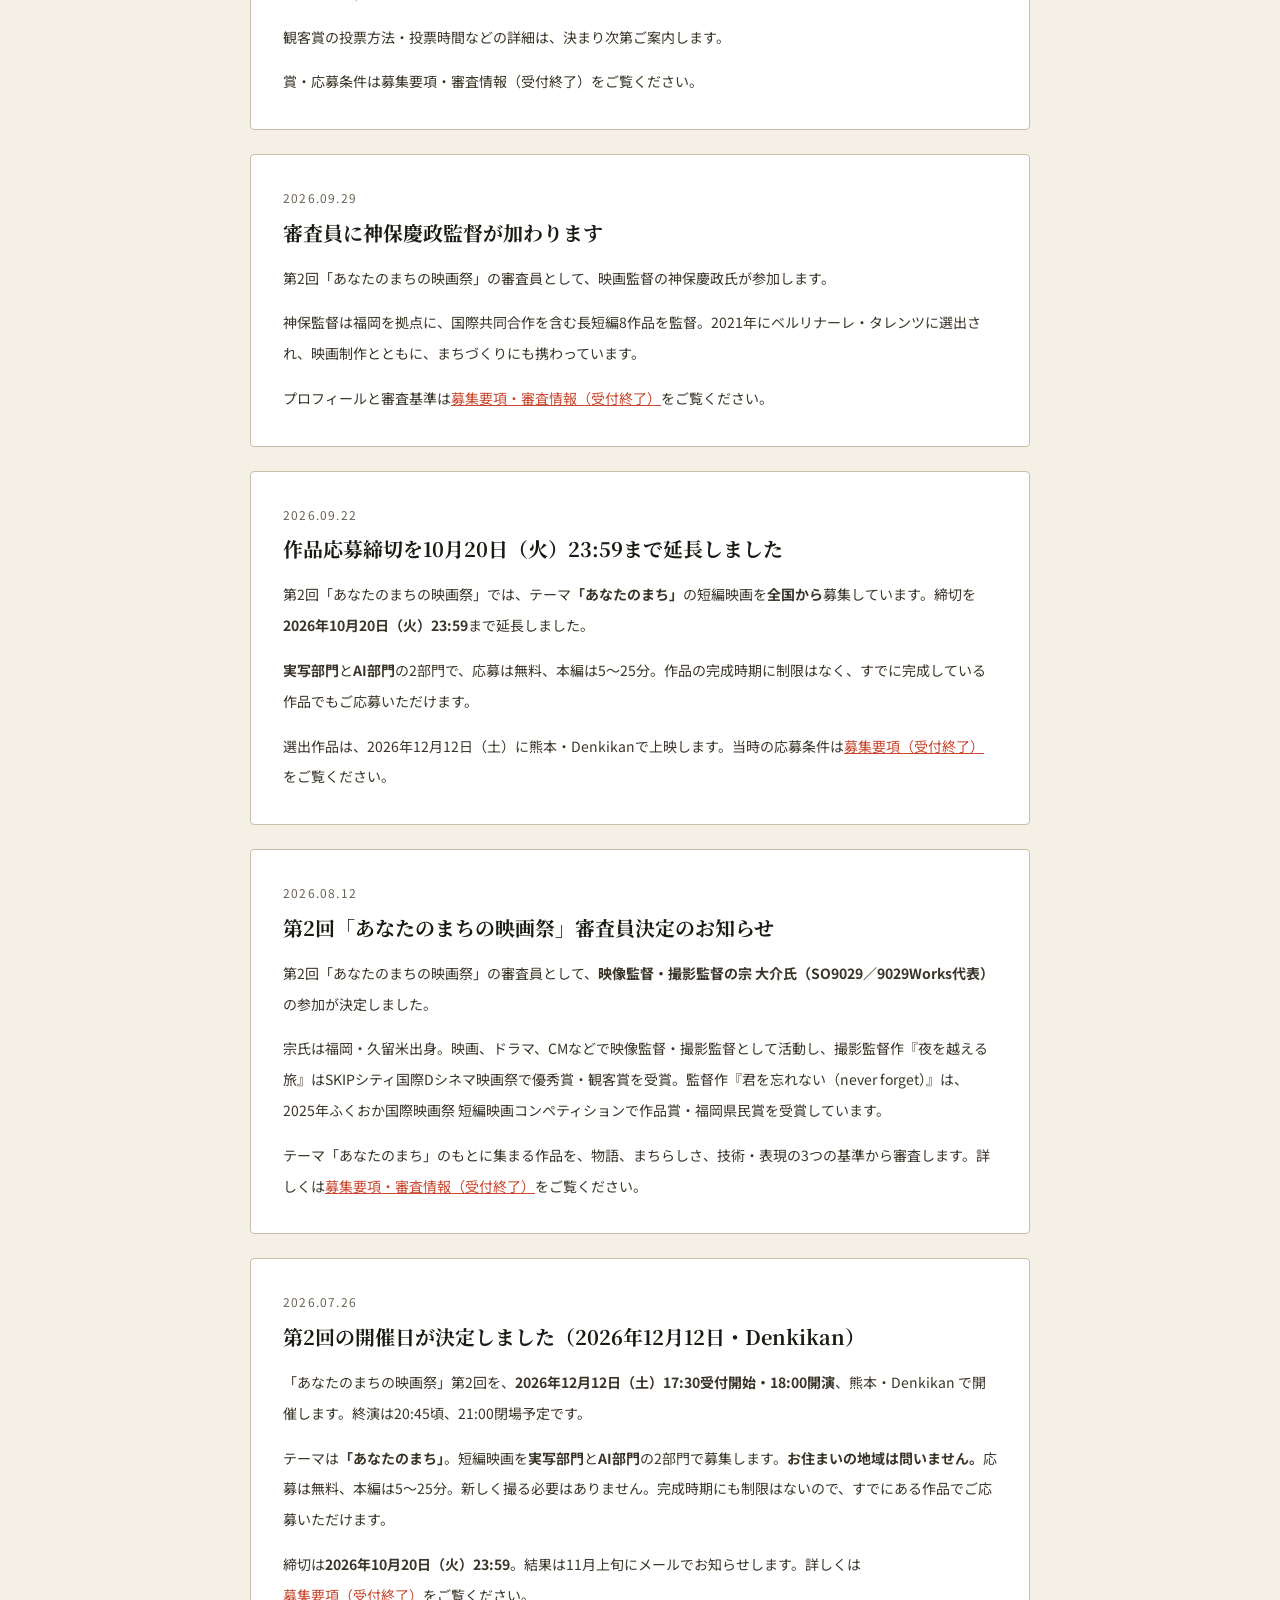
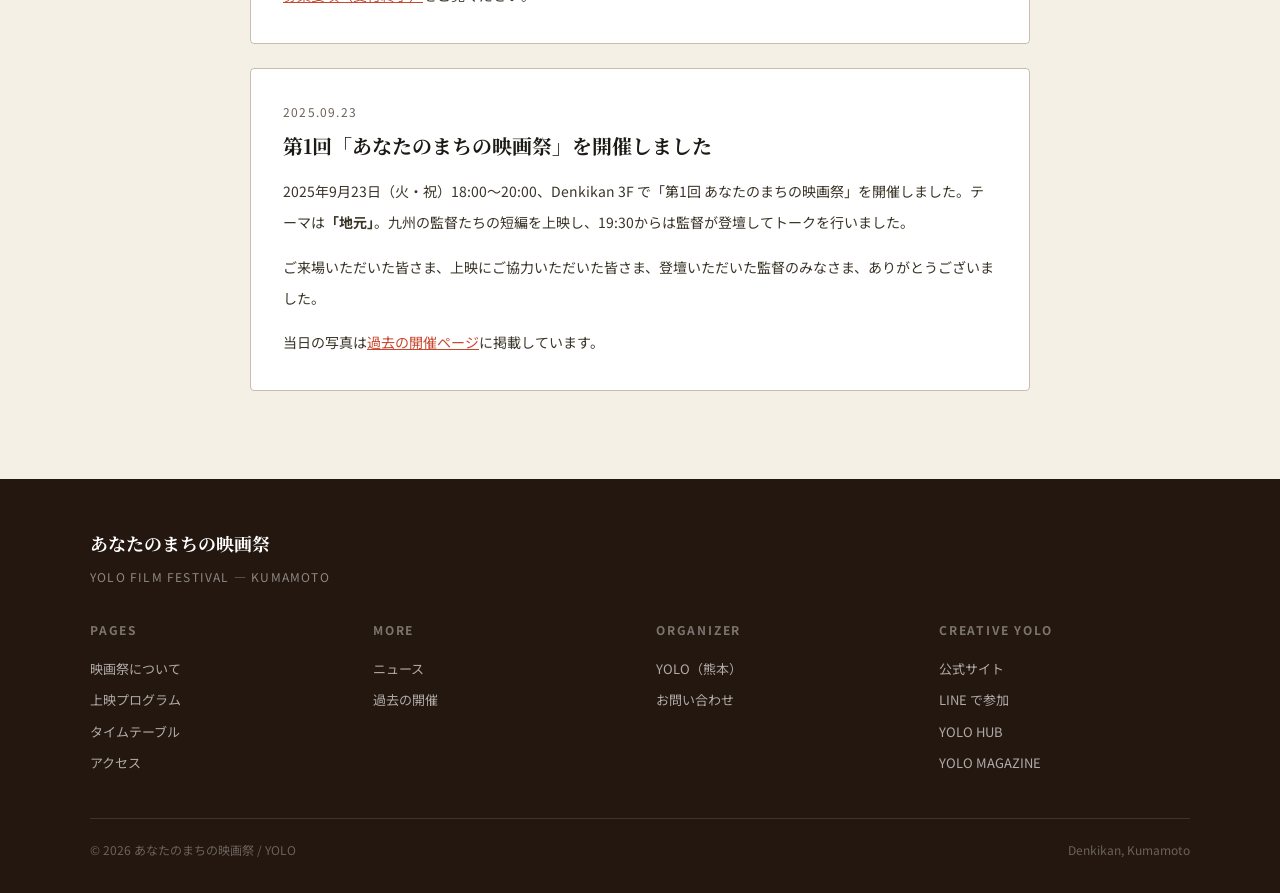
<file: news.html>
<!DOCTYPE html>
<html lang="ja">
<head>
  <meta charset="UTF-8">
  <meta name="viewport" content="width=device-width, initial-scale=1.0">
  <title>ニュース — あなたのまちの映画祭</title>
  <meta name="description" content="「あなたのまちの映画祭」の開催・作品募集に関する最新情報です。">
  <meta property="og:type" content="website">
  <meta property="og:title" content="ニュース — あなたのまちの映画祭">
  <meta property="og:description" content="「あなたのまちの映画祭」の開催・作品募集に関する最新情報です。">
  <meta property="og:url" content="https://festival.creativeyolo.com/news.html">
  <meta property="og:image" content="https://festival.creativeyolo.com/assets/og-image.jpg">
  <meta property="og:locale" content="ja_JP">
  <meta name="twitter:card" content="summary_large_image">
  <link rel="canonical" href="https://festival.creativeyolo.com/news.html">
  <link rel="icon" href="favicon.svg" type="image/svg+xml">
  <link rel="stylesheet" href="assets/style.css">
  <style>
    .news-article {
      background: white;
      border: 1px solid var(--border);
      border-radius: 4px;
      padding: 32px;
      margin-bottom: 24px;
    }
    .news-article-date {
      font-size: 12px;
      color: var(--ink-light);
      letter-spacing: 0.1em;
      margin-bottom: 10px;
    }
    .news-article-title {
      font-family: var(--serif);
      font-size: 20px;
      font-weight: 700;
      line-height: 1.4;
      margin-bottom: 16px;
    }
    .news-article-body {
      font-size: 14px;
      color: var(--ink-mid);
      line-height: 2.2;
    }
    .news-article-body p + p { margin-top: 14px; }
  </style>
  <meta name="google-site-verification" content="7he0VVTEDO85Pbl_M7TtZ8FH4aKwiqdkvu4j-QHQOwU" />
  <script src="assets/analytics.js"></script>
</head>
<body>
<a class="skip-link" href="#main">本文へ移動</a>

<div class="film-strip">
  <div class="perforations">
    <div class="perf-hole"></div><div class="perf-hole"></div><div class="perf-hole"></div><div class="perf-hole"></div><div class="perf-hole"></div>
  </div>
  <div class="film-strip-text">YOLO FILM FESTIVAL &nbsp;•&nbsp; KUMAMOTO &nbsp;•&nbsp; DENKIKAN</div>
  <div class="perforations" style="margin-left:auto">
    <div class="perf-hole"></div><div class="perf-hole"></div><div class="perf-hole"></div><div class="perf-hole"></div><div class="perf-hole"></div>
  </div>
</div>

<header class="site-header">
  <div class="header-inner">
    <a href="index.html" class="site-logo">
      <span class="logo-main">あなたのまちの映画祭</span>
      <span class="logo-sub">YOLO FILM FESTIVAL</span>
    </a>
    <button class="nav-toggle" onclick="var nav=document.querySelector('.site-nav');var open=nav.classList.toggle('open');this.setAttribute('aria-expanded',String(open))" aria-label="メニュー" aria-expanded="false" aria-controls="site-nav">
      <span></span><span></span><span></span>
    </button>
    <nav class="site-nav" id="site-nav">
      <a href="about.html">映画祭について</a>
      <a href="program.html">上映プログラム</a>
      <a href="schedule.html">タイムテーブル</a>
      <a href="access.html">アクセス</a>
      <a href="news.html" class="active">ニュース</a>
      <a href="archive.html">過去の開催</a>
      
      <a href="access.html#tickets" class="nav-ticket">チケット</a>
    </nav>
  </div>
</header>

<main id="main">
<div class="page-hero">
  <div class="page-hero-label">News</div>
  <h1>ニュース</h1>
  <p>映画祭に関する最新情報をお知らせします。</p>
</div>

<section>
  <div class="section-inner" style="max-width:780px">

    <article class="news-article" id="program-announced">
      <p class="news-article-date"><time datetime="2026-11-05">2026.11.05</time></p>
      <h2 class="news-article-title">上映作品7本が決定しました</h2>
      <div class="news-article-body">
        <p>第2回「あなたのまちの映画祭」の上映作品が決定しました。2026年12月12日（土）、Denkikan 3階で上映します。</p>
        <p>前半：『STILL HERE』、『ウチの宇宙は三角形』、『エッセル坂を越えて』、『探す未来』<br>後半：『出前少女タンポポ』、『専属美容師』、『最後の生活』</p>
        <p>入選：『紫が見える』、『ちくわっちゃ！』、『味。』、『消えない光』</p>
        <p>監督名などの詳細は<a href="program.html" style="color:var(--red);text-decoration:underline">上映プログラム</a>をご覧ください。</p>
      </div>
    </article>

    <article class="news-article" id="tickets-open">
      <p class="news-article-date"><time datetime="2026-10-22">2026.10.22</time></p>
      <h2 class="news-article-title">第2回「あなたのまちの映画祭」の来場予約を開始しました</h2>
      <div class="news-article-body">
        <p>2026年12月12日（土）、Denkikan 3階で開催する第2回「あなたのまちの映画祭」の来場予約を開始しました。17:30受付開始、18:00開演です。</p>
        <p>入場料は<strong>大人3,000円・学生2,000円</strong>。全席自由、当日受付で現金にてお支払いください。学生料金をご利用の方は学生証の提示が必要です。</p>
        <p>Web予約後、QR付きの予約確認メールをご確認ください。上映作品は<a href="program.html" style="color:var(--red);text-decoration:underline">上映プログラム</a>でご覧いただけます。</p>
        <p><a href="https://tickets.creativeyolo.com/yolo-ff-20261212/reserve" style="color:var(--red);text-decoration:underline">来場予約をする</a> ／ <a href="access.html#tickets" style="color:var(--red);text-decoration:underline">会場・チケットのご案内</a></p>
      </div>
    </article>

    <article class="news-article" id="entries-closed">
      <p class="news-article-date"><time datetime="2026-10-21">2026.10.21</time></p>
      <h2 class="news-article-title">作品応募受付を終了しました</h2>
      <div class="news-article-body">
        <p>2026年10月20日（火）23:59をもって締め切りました。たくさんのご応募、ありがとうございました。</p>
        <p>上映作品は審査を経て11月上旬に発表予定です。審査結果は応募者全員へメールでお知らせします。</p>
      </div>
    </article>

    <article class="news-article" id="awards-announcement">
      <p class="news-article-date"><time datetime="2026-10-10">2026.10.10</time></p>
      <h2 class="news-article-title">グランプリと観客賞に、賞金がつきます</h2>
      <div class="news-article-body">
        <p>第2回「あなたのまちの映画祭」では、グランプリと観客賞の2つの賞に賞金を贈ります。</p>
        <p>グランプリ：30,000円（審査員による選出）<br>観客賞：10,000円（来場者投票による選出）</p>
        <p>観客賞の投票方法・投票時間などの詳細は、決まり次第ご案内します。</p>
        <p>賞・応募条件は<a href="entry.html#awards">募集要項・審査情報（受付終了）</a>をご覧ください。</p>
      </div>
    </article>

    <div class="news-article" id="jury-jimbo">
      <div class="news-article-date">2026.09.29</div>
      <div class="news-article-title">審査員に神保慶政監督が加わります</div>
      <div class="news-article-body">
        <p>第2回「あなたのまちの映画祭」の審査員として、映画監督の神保慶政氏が参加します。</p>
        <p>神保監督は福岡を拠点に、国際共同合作を含む長短編8作品を監督。2021年にベルリナーレ・タレンツに選出され、映画制作とともに、まちづくりにも携わっています。</p>
        <p>プロフィールと審査基準は<a href="entry.html#jury" style="color:var(--red);text-decoration:underline">募集要項・審査情報（受付終了）</a>をご覧ください。</p>
      </div>
    </div>

    
    <div class="news-article" id="entry-deadline">
      <div class="news-article-date">2026.09.22</div>
      <div class="news-article-title">作品応募締切を10月20日（火）23:59まで延長しました</div>
      <div class="news-article-body">
        <p>第2回「あなたのまちの映画祭」では、テーマ<strong>「あなたのまち」</strong>の短編映画を<strong>全国から</strong>募集しています。締切を<strong>2026年10月20日（火）23:59</strong>まで延長しました。</p>
        <p><strong>実写部門</strong>と<strong>AI部門</strong>の2部門で、応募は無料、本編は5〜25分。作品の完成時期に制限はなく、すでに完成している作品でもご応募いただけます。</p>
        <p>選出作品は、2026年12月12日（土）に熊本・Denkikanで上映します。当時の応募条件は<a href="entry.html" style="color:var(--red);text-decoration:underline">募集要項（受付終了）</a>をご覧ください。</p>
      </div>
    </div>

    <div class="news-article" id="jury-announcement">
      <div class="news-article-date">2026.08.12</div>
      <div class="news-article-title">第2回「あなたのまちの映画祭」審査員決定のお知らせ</div>
      <div class="news-article-body">
        <p>第2回「あなたのまちの映画祭」の審査員として、<strong>映像監督・撮影監督の宗 大介氏（SO9029／9029Works代表）</strong>の参加が決定しました。</p>
        <p>宗氏は福岡・久留米出身。映画、ドラマ、CMなどで映像監督・撮影監督として活動し、撮影監督作『夜を越える旅』はSKIPシティ国際Dシネマ映画祭で優秀賞・観客賞を受賞。監督作『君を忘れない（never forget）』は、2025年ふくおか国際映画祭 短編映画コンペティションで作品賞・福岡県民賞を受賞しています。</p>
        <p>テーマ「あなたのまち」のもとに集まる作品を、物語、まちらしさ、技術・表現の3つの基準から審査します。詳しくは<a href="entry.html#jury" style="color:var(--red);text-decoration:underline">募集要項・審査情報（受付終了）</a>をご覧ください。</p>
      </div>
    </div>

    <div class="news-article" id="news-03">
      <div class="news-article-date">2026.07.26</div>
      <div class="news-article-title">第2回の開催日が決定しました（2026年12月12日・Denkikan）</div>
      <div class="news-article-body">
        <p>「あなたのまちの映画祭」第2回を、<strong>2026年12月12日（土）17:30受付開始・18:00開演</strong>、熊本・Denkikan で開催します。終演は20:45頃、21:00閉場予定です。</p>
        <p>テーマは<strong>「あなたのまち」</strong>。短編映画を<strong>実写部門</strong>と<strong>AI部門</strong>の2部門で募集します。<strong>お住まいの地域は問いません。</strong>応募は無料、本編は5〜25分。新しく撮る必要はありません。完成時期にも制限はないので、すでにある作品でご応募いただけます。</p>
        <p>締切は<strong>2026年10月20日（火）23:59</strong>。結果は11月上旬にメールでお知らせします。詳しくは<a href="entry.html" style="color:var(--red);text-decoration:underline">募集要項（受付終了）</a>をご覧ください。</p>
      </div>
    </div>

    <div class="news-article" id="news-01">
      <div class="news-article-date">2025.09.23</div>
      <div class="news-article-title">第1回「あなたのまちの映画祭」を開催しました</div>
      <div class="news-article-body">
        <p>2025年9月23日（火・祝）18:00〜20:00、Denkikan 3F で「第1回 あなたのまちの映画祭」を開催しました。テーマは<strong>「地元」</strong>。九州の監督たちの短編を上映し、19:30からは監督が登壇してトークを行いました。</p>
        <p>ご来場いただいた皆さま、上映にご協力いただいた皆さま、登壇いただいた監督のみなさま、ありがとうございました。</p>
        <p>当日の写真は<a href="archive.html" style="color:var(--red);text-decoration:underline">過去の開催ページ</a>に掲載しています。</p>
      </div>
    </div>

  </div>
</section>

</main>
<footer class="site-footer">
  <div class="footer-inner">
    <div class="footer-logo">あなたのまちの映画祭</div>
    <div class="footer-tagline">YOLO FILM FESTIVAL — KUMAMOTO</div>
    <div class="footer-grid">
      <div class="footer-col">
        <h4>Pages</h4>
        <a href="about.html">映画祭について</a>
        <a href="program.html">上映プログラム</a>
        <a href="schedule.html">タイムテーブル</a>
        <a href="access.html">アクセス</a>
      </div>
      <div class="footer-col">
        <h4>More</h4>
        <a href="news.html">ニュース</a>
        <a href="archive.html">過去の開催</a>
      </div>
      <div class="footer-col">
        <h4>Organizer</h4>
        <a href="about.html">YOLO（熊本）</a>
        <a href="mailto:creative.yolo0406@gmail.com">お問い合わせ</a>
      </div>
      <div class="footer-col">
        <h4>Creative YOLO</h4>
        <a href="https://yolo-official.vercel.app/" target="_blank" rel="noopener">公式サイト</a>
        <a href="https://line.me/R/ti/p/@140irxqh" target="_blank" rel="noopener">LINE で参加</a>
        <a href="https://yolo-members.vercel.app/" target="_blank" rel="noopener">YOLO HUB</a>
        <a href="https://yolo-magazine.rencame.net/" target="_blank" rel="noopener">YOLO MAGAZINE</a>
      </div>
    </div>
    <div class="footer-bottom">
      <p>© 2026 あなたのまちの映画祭 / YOLO</p>
      <p>Denkikan, Kumamoto</p>
    </div>
  </div>
</footer>

</body>
</html>
</file>
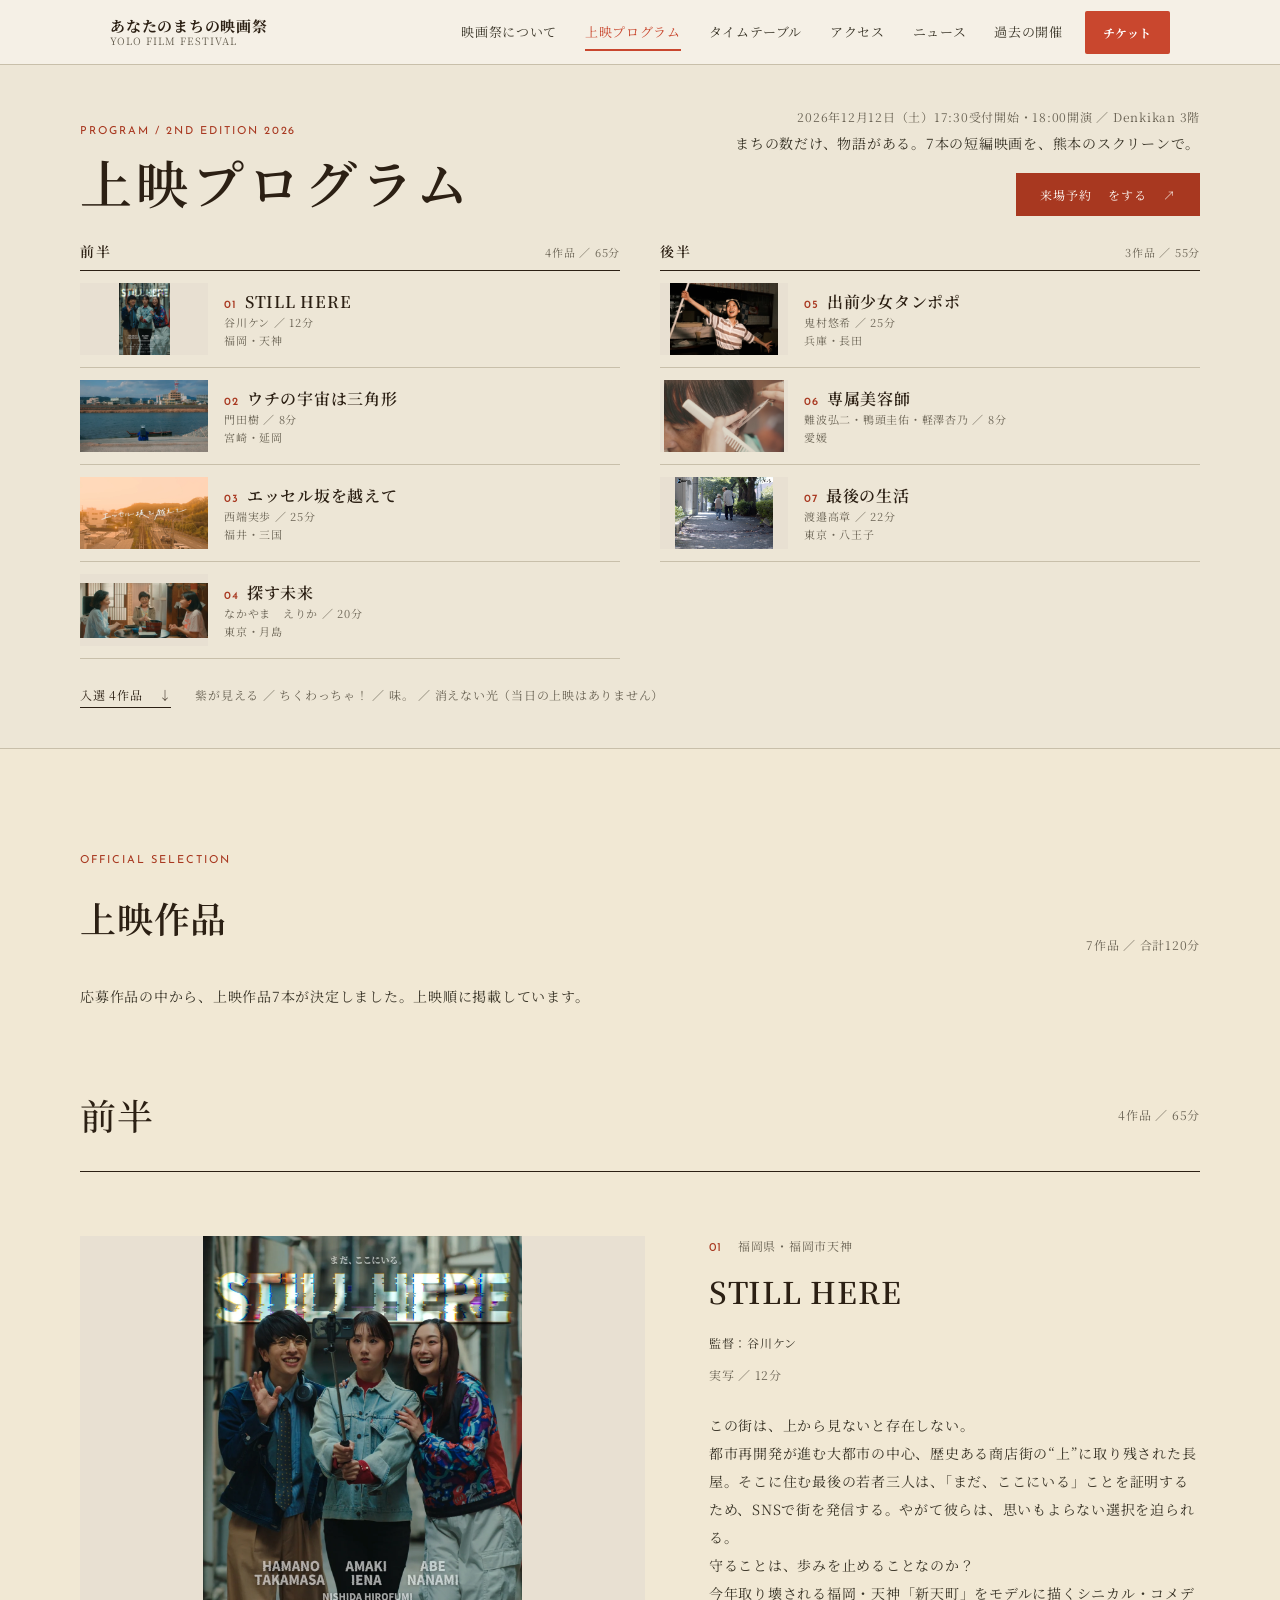
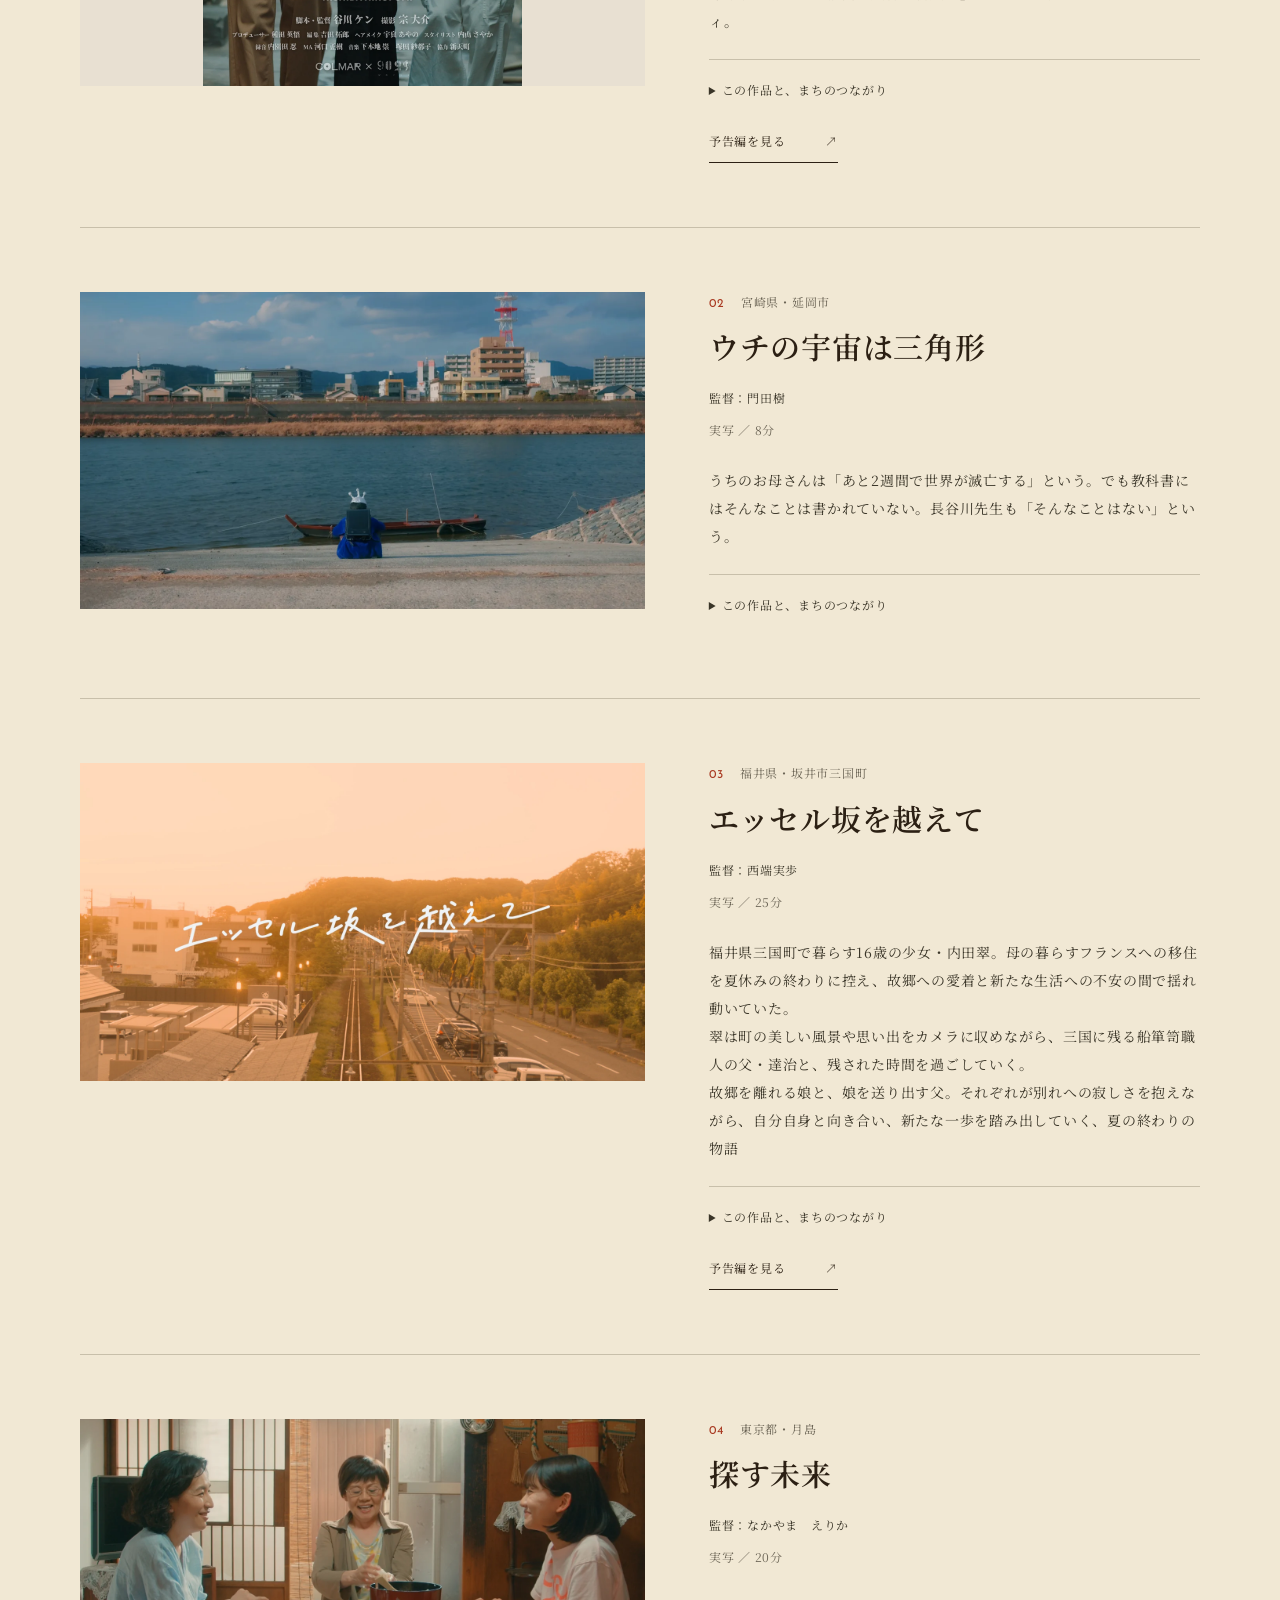
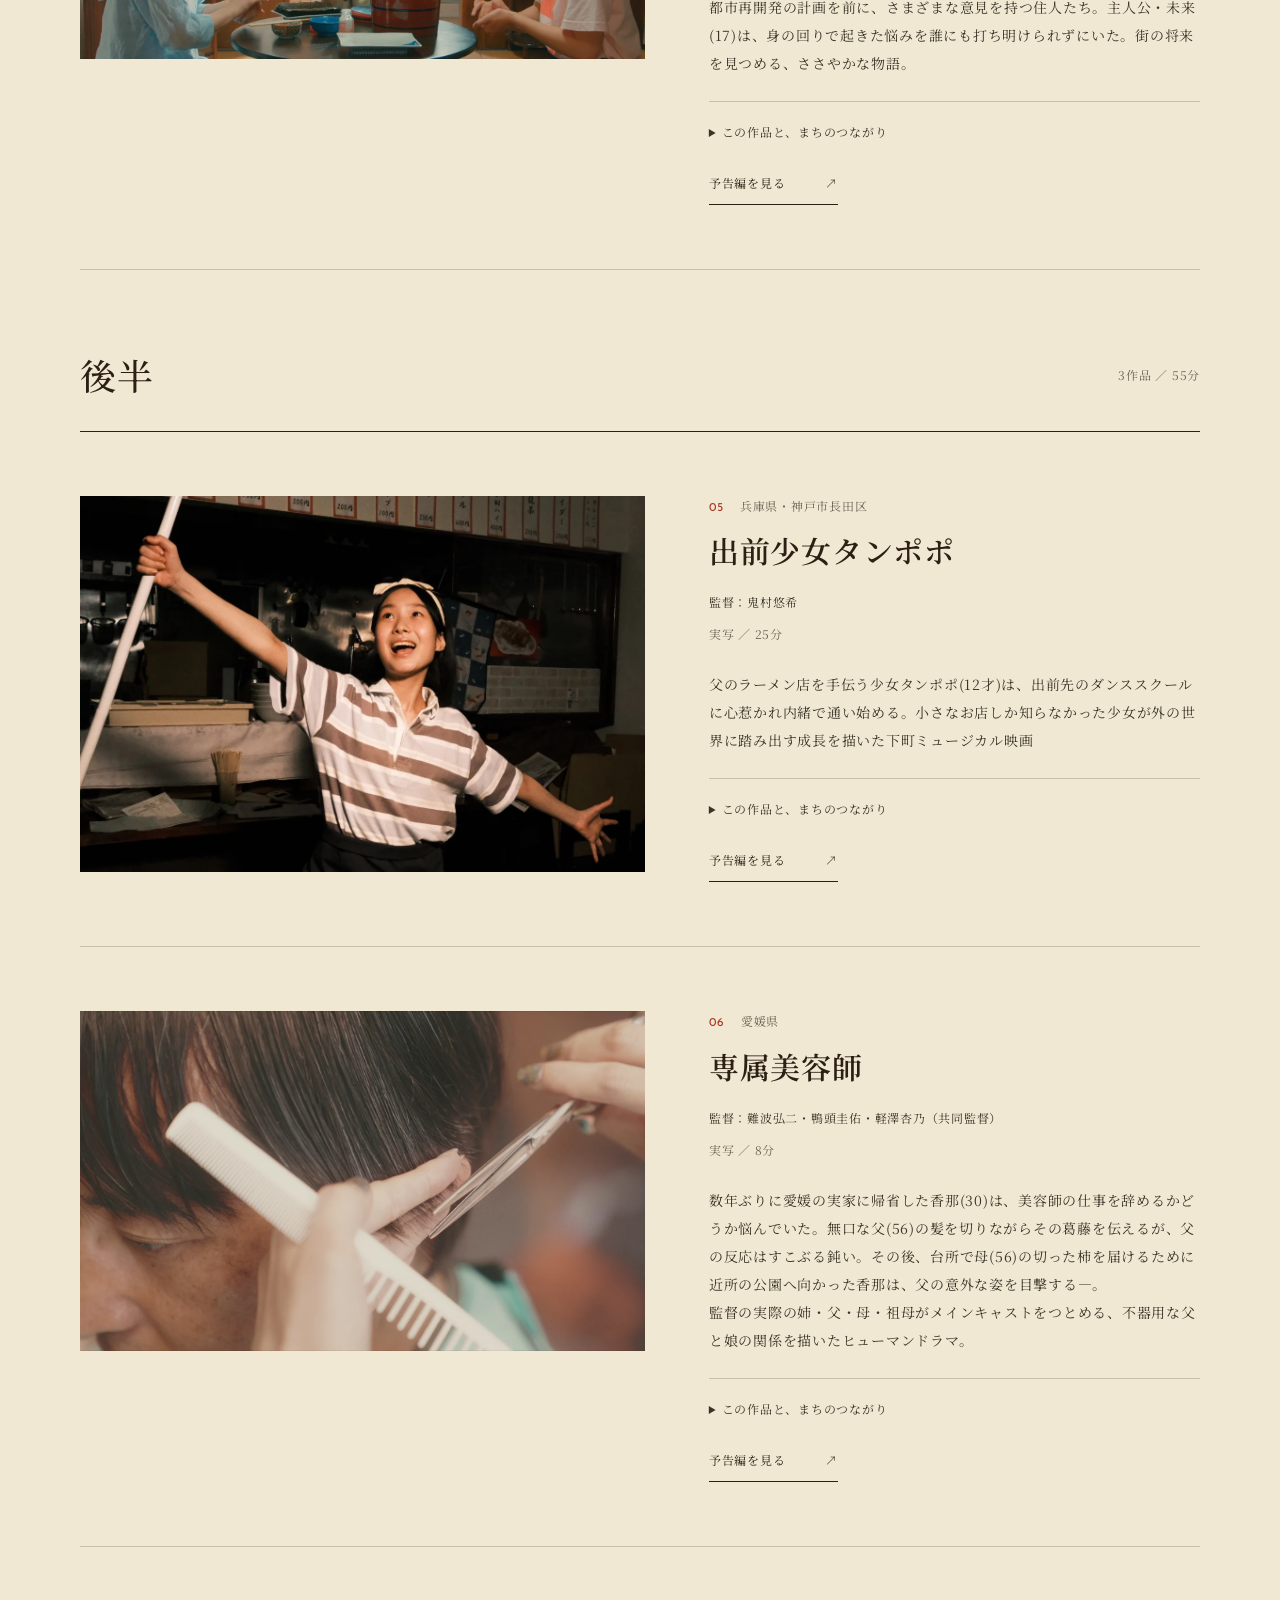
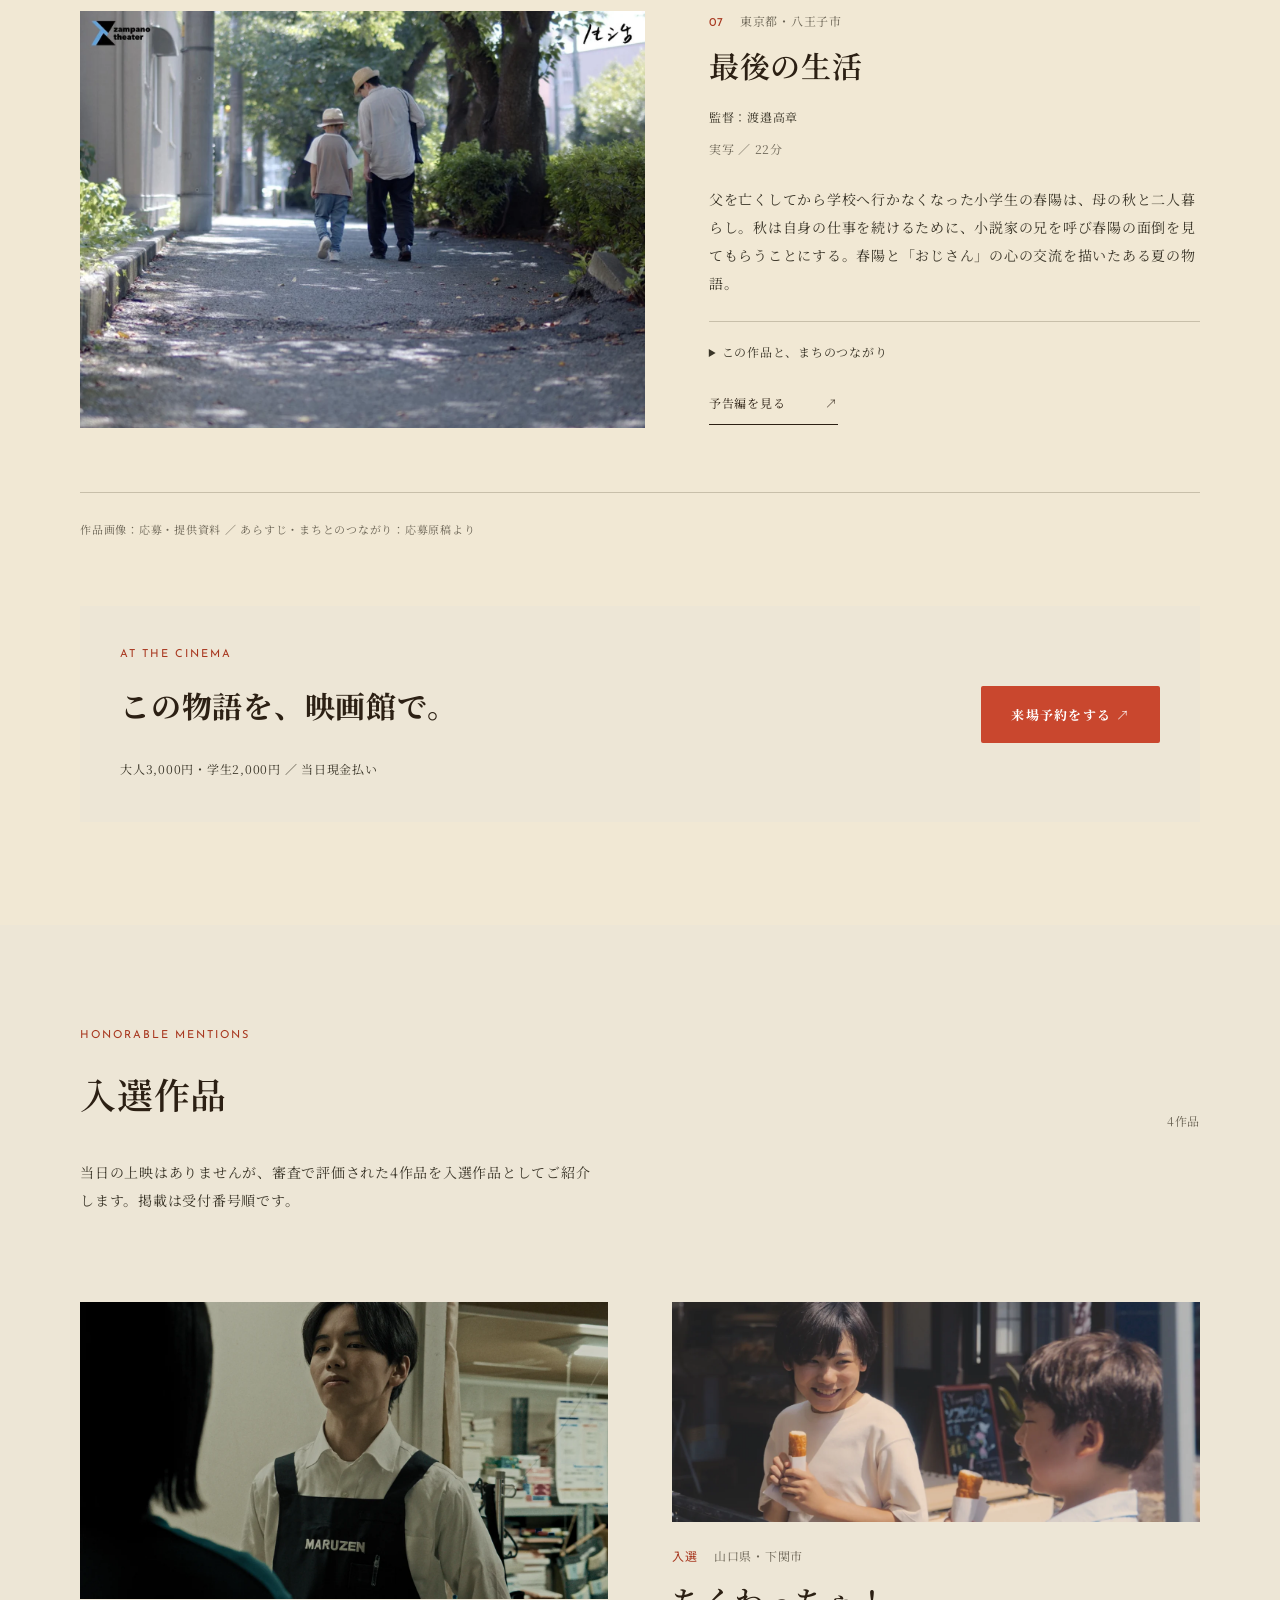
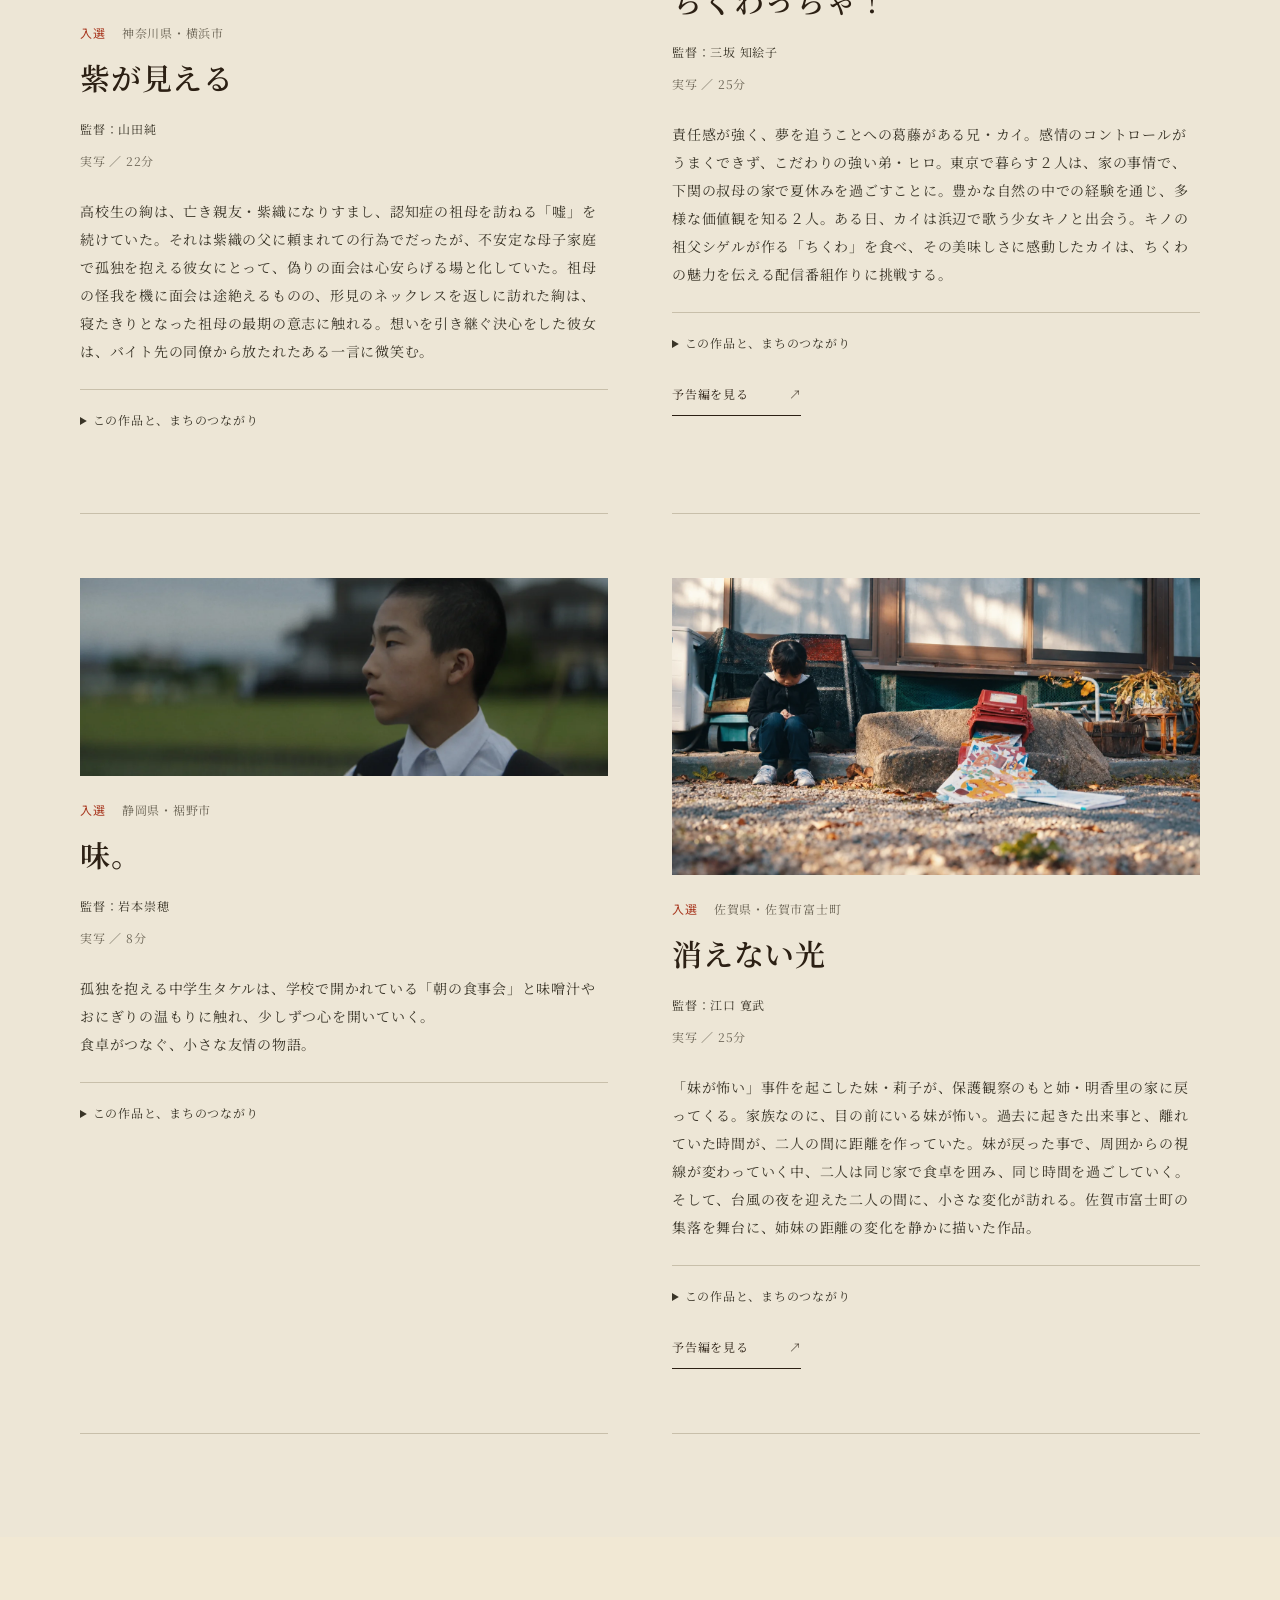
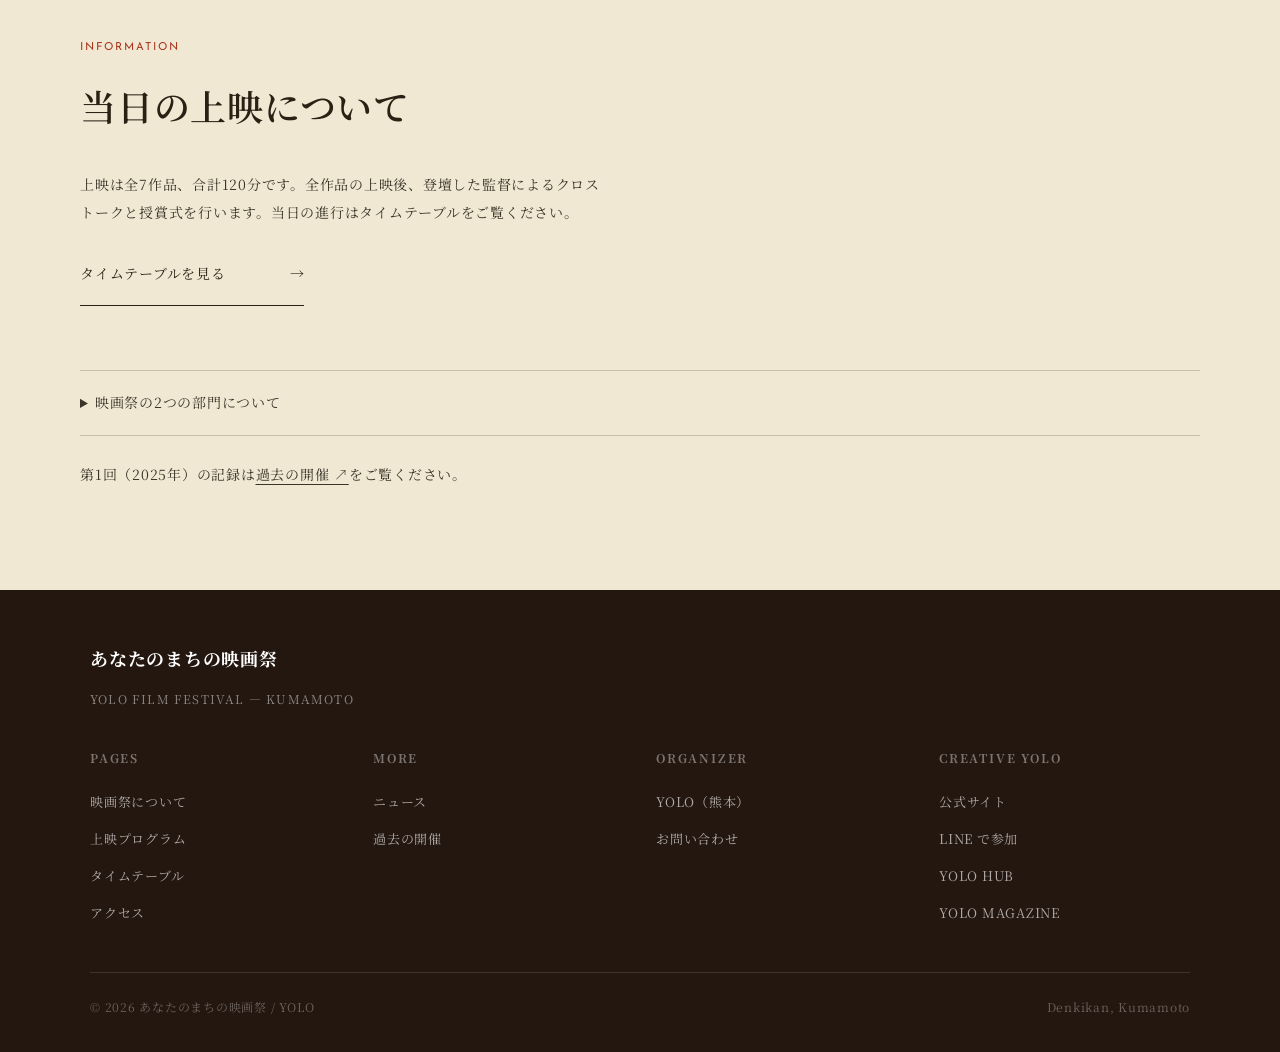
<file: program.html>
<!DOCTYPE html>
<html lang="ja">
<head>
  <meta charset="UTF-8">
  <meta name="viewport" content="width=device-width, initial-scale=1.0">
  <title>上映プログラム — あなたのまちの映画祭</title>
  <meta name="description" content="第2回「あなたのまちの映画祭」の上映プログラムと部門案内。上映作品7本と入選4作品をご紹介します。">
  <meta property="og:type" content="website">
  <meta property="og:title" content="上映プログラム — あなたのまちの映画祭">
  <meta property="og:description" content="第2回「あなたのまちの映画祭」の上映プログラムと部門案内。上映作品7本と入選4作品をご紹介します。">
  <meta property="og:url" content="https://festival.creativeyolo.com/program.html">
  <meta property="og:image" content="https://festival.creativeyolo.com/assets/og-image.jpg">
  <meta property="og:locale" content="ja_JP">
  <meta name="twitter:card" content="summary_large_image">
  <link rel="canonical" href="https://festival.creativeyolo.com/program.html">
  <link rel="icon" href="favicon.svg" type="image/svg+xml">
  <link rel="stylesheet" href="assets/style.css">
  <link rel="stylesheet" href="tokens.css">
  <link rel="stylesheet" href="assets/program.css">
  <meta name="google-site-verification" content="7he0VVTEDO85Pbl_M7TtZ8FH4aKwiqdkvu4j-QHQOwU" />
  <script src="assets/analytics.js"></script>
</head>
<body class="program-page">
<a class="skip-link" href="#main">本文へ移動</a>

<div class="film-strip">
  <div class="perforations">
    <div class="perf-hole"></div><div class="perf-hole"></div><div class="perf-hole"></div><div class="perf-hole"></div><div class="perf-hole"></div>
  </div>
  <div class="film-strip-text">YOLO FILM FESTIVAL &nbsp;•&nbsp; KUMAMOTO &nbsp;•&nbsp; DENKIKAN</div>
  <div class="perforations" style="margin-left:auto">
    <div class="perf-hole"></div><div class="perf-hole"></div><div class="perf-hole"></div><div class="perf-hole"></div><div class="perf-hole"></div>
  </div>
</div>

<header class="site-header">
  <div class="header-inner">
    <a href="index.html" class="site-logo">
      <span class="logo-main">あなたのまちの映画祭</span>
      <span class="logo-sub">YOLO FILM FESTIVAL</span>
    </a>
    <button class="nav-toggle" onclick="var nav=document.querySelector('.site-nav');var open=nav.classList.toggle('open');this.setAttribute('aria-expanded',String(open))" aria-label="メニュー" aria-expanded="false" aria-controls="site-nav">
      <span></span><span></span><span></span>
    </button>
    <nav class="site-nav" id="site-nav">
      <a href="about.html">映画祭について</a>
      <a href="program.html" class="active">上映プログラム</a>
      <a href="schedule.html">タイムテーブル</a>
      <a href="access.html">アクセス</a>
      <a href="news.html">ニュース</a>
      <a href="archive.html">過去の開催</a>
      
      <a href="access.html#tickets" class="nav-ticket">チケット</a>
    </nav>
  </div>
</header>

<main id="main">
<header class="program-hero"><div class="program-container">
<div class="program-hero-copy"><div><p class="program-kicker">PROGRAM / 2ND EDITION 2026</p><h1>上映プログラム</h1></div>
 <div class="program-hero-meta"><p class="program-date">2026年12月12日（土）<br class="mobile-break">17:30受付開始・18:00開演 ／ Denkikan 3階</p>
 <p class="program-intro">まちの数だけ、物語がある。7本の短編映画を、熊本のスクリーンで。</p>
 <a class="program-hero-reserve" href="https://tickets.creativeyolo.com/yolo-ff-20261212/reserve">来場予約<span class="program-hero-reserve-more">をする</span> <span aria-hidden="true">↗</span></a></div></div>
<div class="program-index-group program-index-group--first" role="group" aria-labelledby="index-first"><div class="program-index-head"><h2 id="index-first">前半</h2><p>4作品 ／ 65分</p></div><ol class="program-index-list">
 <li><a class="program-index-item" href="#film-011"><span class="program-index-thumb"><img src="assets/program-2026/011.webp" alt="" width="1020" height="1440" decoding="async"></span><span class="program-index-text"><strong><span class="program-index-no">01</span>STILL HERE</strong><span>谷川ケン ／ 12分</span><span>福岡・天神</span></span></a></li>
 <li><a class="program-index-item" href="#film-036"><span class="program-index-thumb"><img src="assets/program-2026/036.webp" alt="" width="1440" height="810" decoding="async"></span><span class="program-index-text"><strong><span class="program-index-no">02</span>ウチの宇宙は三角形</strong><span>門田樹 ／ 8分</span><span>宮崎・延岡</span></span></a></li>
 <li><a class="program-index-item" href="#film-015"><span class="program-index-thumb"><img src="assets/program-2026/015.webp" alt="" width="1440" height="810" decoding="async"></span><span class="program-index-text"><strong><span class="program-index-no">03</span>エッセル坂を越えて</strong><span>西端実歩 ／ 25分</span><span>福井・三国</span></span></a></li>
 <li><a class="program-index-item" href="#film-049"><span class="program-index-thumb"><img src="assets/program-2026/049.webp" alt="" width="1440" height="613" decoding="async"></span><span class="program-index-text"><strong><span class="program-index-no">04</span>探す未来</strong><span>なかやま　えりか ／ 20分</span><span>東京・月島</span></span></a></li>
</ol></div>
<div class="program-index-group program-index-group--second" role="group" aria-labelledby="index-second"><div class="program-index-head"><h2 id="index-second">後半</h2><p>3作品 ／ 55分</p></div><ol class="program-index-list">
 <li><a class="program-index-item" href="#film-013"><span class="program-index-thumb"><img src="assets/program-2026/013.webp" alt="" width="1200" height="800" decoding="async"></span><span class="program-index-text"><strong><span class="program-index-no">05</span>出前少女タンポポ</strong><span>鬼村悠希 ／ 25分</span><span>兵庫・長田</span></span></a></li>
 <li><a class="program-index-item" href="#film-016"><span class="program-index-thumb"><img src="assets/program-2026/016.webp" alt="" width="1440" height="866" decoding="async"></span><span class="program-index-text"><strong><span class="program-index-no">06</span>専属美容師</strong><span>難波弘二・鴨頭圭佑・軽澤杏乃 ／ 8分</span><span>愛媛</span></span></a></li>
 <li><a class="program-index-item" href="#film-008"><span class="program-index-thumb"><img src="assets/program-2026/008.webp" alt="" width="1440" height="1065" decoding="async"></span><span class="program-index-text"><strong><span class="program-index-no">07</span>最後の生活</strong><span>渡邉高章 ／ 22分</span><span>東京・八王子</span></span></a></li>
</ol></div>
 <p class="program-index-selected"><a href="#selected-works">入選 4作品 <span aria-hidden="true">↓</span></a><span>紫が見える ／ ちくわっちゃ！ ／ 味。 ／ 消えない光（当日の上映はありません）</span></p>
</div></header>
<section class="program-lineup" aria-labelledby="screening-title"><div class="program-container">
 <div class="program-section-head"><div><p class="program-kicker">OFFICIAL SELECTION</p><h2 id="screening-title">上映作品</h2></div><p>7作品 ／ 合計120分</p></div>
 <p class="program-lead">応募作品の中から、上映作品7本が決定しました。上映順に掲載しています。</p>
 <section class="program-block" id="first-half" aria-labelledby="first-title"><div class="program-block-head"><h3 id="first-title">前半</h3><p>4作品 ／ 65分</p></div>
 <ol class="film-list"><li><article class="film-feature" id="film-011" aria-labelledby="film-title-011">
 <figure class="film-visual film-visual--poster"><img src="assets/program-2026/011.webp" alt="『STILL HERE』のポスター" width="1020" height="1440" loading="lazy" decoding="async"></figure>
 <div class="film-copy"><p class="film-eyebrow"><span>01</span> 福岡県・福岡市天神</p><h4 id="film-title-011">STILL HERE</h4>
 <p class="film-byline">監督：谷川ケン<span>実写 ／ 12分</span></p>
 <p class="film-synopsis">この街は、上から見ないと存在しない。<br>都市再開発が進む大都市の中心、歴史ある商店街の“上”に取り残された長屋。そこに住む最後の若者三人は、「まだ、ここにいる」ことを証明するため、SNSで街を発信する。やがて彼らは、思いもよらない選択を迫られる。<br>守ることは、歩みを止めることなのか？<br>今年取り壊される福岡・天神「新天町」をモデルに描くシニカル・コメディ。</p>
 <details class="film-town"><summary>この作品と、まちのつながり</summary><p>20代前半、初めて手がけたTVCMが「新天町」でした。30年以上を経て、映像仕事の原点ともいえるこの場所が再開発で姿を消すと知り、その風景と空気を映像に残したいという思いから『STILL HERE』を制作しました。</p></details><a class="film-trailer" href="https://youtu.be/Dn_WcSDQ1MA" target="_blank" rel="noopener">予告編を見る <span aria-hidden="true">↗</span><span class="sr-only">（新しいタブで開きます）</span></a></div>
 </article></li><li><article class="film-feature" id="film-036" aria-labelledby="film-title-036">
 <figure class="film-visual"><img src="assets/program-2026/036.webp" alt="『ウチの宇宙は三角形』の場面写真" width="1440" height="810" loading="lazy" decoding="async"></figure>
 <div class="film-copy"><p class="film-eyebrow"><span>02</span> 宮崎県・延岡市</p><h4 id="film-title-036">ウチの宇宙は三角形</h4>
 <p class="film-byline">監督：門田樹<span>実写 ／ 8分</span></p>
 <p class="film-synopsis">うちのお母さんは「あと2週間で世界が滅亡する」という。でも教科書にはそんなことは書かれていない。長谷川先生も「そんなことはない」という。</p>
 <details class="film-town"><summary>この作品と、まちのつながり</summary><p>宮崎県延岡市で生活しながら映画を撮るプロジェクトから生まれた作品です。出演する二人も延岡で暮らす、俳優ではない本当の親子。まちで出会った人々と風景から生まれた映画です。</p></details></div>
 </article></li><li><article class="film-feature" id="film-015" aria-labelledby="film-title-015">
 <figure class="film-visual"><img alt="『エッセル坂を越えて』のタイトル入り作品画像" decoding="async" height="810" loading="lazy" src="assets/program-2026/015.webp" width="1440"/></figure>
 <div class="film-copy"><p class="film-eyebrow"><span>03</span> 福井県・坂井市三国町</p><h4 id="film-title-015">エッセル坂を越えて</h4>
 <p class="film-byline">監督：西端実歩<span>実写 ／ 25分</span></p>
 <p class="film-synopsis">福井県三国町で暮らす16歳の少女・内田翠。母の暮らすフランスへの移住を夏休みの終わりに控え、故郷への愛着と新たな生活への不安の間で揺れ動いていた。<br>翠は町の美しい風景や思い出をカメラに収めながら、三国に残る船箪笥職人の父・達治と、残された時間を過ごしていく。<br>故郷を離れる娘と、娘を送り出す父。それぞれが別れへの寂しさを抱えながら、自分自身と向き合い、新たな一歩を踏み出していく、夏の終わりの物語</p>
 <details class="film-town"><summary>この作品と、まちのつながり</summary><p>本作の舞台は、私の故郷である福井県坂井市三国町です。美しい港町の風景や伝統工芸の船箪笥を通して、故郷を離れる少女と残る父の想い、そして私自身が暮らしていた頃には気づけなかった、身近にあった故郷の美しさを描きました。</p></details><a class="film-trailer" href="https://youtu.be/ypy1WPFJ2ho?si=EvksbxCUVZjIVEX7" target="_blank" rel="noopener">予告編を見る <span aria-hidden="true">↗</span><span class="sr-only">（新しいタブで開きます）</span></a></div>
 </article></li><li><article class="film-feature" id="film-049" aria-labelledby="film-title-049">
 <figure class="film-visual"><img src="assets/program-2026/049.webp" alt="『探す未来』の場面写真" width="1440" height="613" loading="lazy" decoding="async"></figure>
 <div class="film-copy"><p class="film-eyebrow"><span>04</span> 東京都・月島</p><h4 id="film-title-049">探す未来</h4>
 <p class="film-byline">監督：なかやま　えりか<span>実写 ／ 20分</span></p>
 <p class="film-synopsis">都市再開発の計画を前に、さまざまな意見を持つ住人たち。主人公・未来(17)は、身の回りで起きた悩みを誰にも打ち明けられずにいた。街の将来を見つめる、ささやかな物語。</p>
 <details class="film-town"><summary>この作品と、まちのつながり</summary><p>日米の垣根を越え交流を続けてきた月島の住民たちの熱い想いから生まれた映画です。タワマン建設による再開発は、一体誰の未来を豊かにするのか。月島から日本全国へ通じるグローカルな問いを、世代と国境を超えた視点で描いています。</p></details><a class="film-trailer" href="https://youtu.be/chMVxXcay4k" target="_blank" rel="noopener">予告編を見る <span aria-hidden="true">↗</span><span class="sr-only">（新しいタブで開きます）</span></a></div>
 </article></li></ol></section>
 <section class="program-block" id="second-half" aria-labelledby="second-title"><div class="program-block-head"><h3 id="second-title">後半</h3><p>3作品 ／ 55分</p></div>
 <ol class="film-list" start="5"><li><article class="film-feature" id="film-013" aria-labelledby="film-title-013">
 <figure class="film-visual"><img src="assets/program-2026/013.webp" alt="『出前少女タンポポ』の場面写真" width="1200" height="800" loading="lazy" decoding="async"></figure>
 <div class="film-copy"><p class="film-eyebrow"><span>05</span> 兵庫県・神戸市長田区</p><h4 id="film-title-013">出前少女タンポポ</h4>
 <p class="film-byline">監督：鬼村悠希<span>実写 ／ 25分</span></p>
 <p class="film-synopsis">父のラーメン店を手伝う少女タンポポ(12才)は、出前先のダンススクールに心惹かれ内緒で通い始める。小さなお店しか知らなかった少女が外の世界に踏み出す成長を描いた下町ミュージカル映画</p>
 <details class="film-town"><summary>この作品と、まちのつながり</summary><p>神戸市長田区の下町を舞台に撮影しました。下町のラーメン店を舞台に、下町で暮らす女の子を主役にした「下町ミュージカル映画」に挑戦しました。地域の商店街、飲食店、子どもたちと協働して制作しました。子どもから大人まで楽しめる映画になっています。楽しんでいただけましたら幸いです。</p></details><a class="film-trailer" href="https://youtu.be/lKYeLsZQ7jg" target="_blank" rel="noopener">予告編を見る <span aria-hidden="true">↗</span><span class="sr-only">（新しいタブで開きます）</span></a></div>
 </article></li><li><article class="film-feature" id="film-016" aria-labelledby="film-title-016">
 <figure class="film-visual"><img src="assets/program-2026/016.webp" alt="『専属美容師』の場面写真" width="1440" height="866" loading="lazy" decoding="async"></figure>
 <div class="film-copy"><p class="film-eyebrow"><span>06</span> 愛媛県</p><h4 id="film-title-016">専属美容師</h4>
 <p class="film-byline">監督：難波弘二・鴨頭圭佑・軽澤杏乃（共同監督）<span>実写 ／ 8分</span></p>
 <p class="film-synopsis">数年ぶりに愛媛の実家に帰省した香那(30)は、美容師の仕事を辞めるかどうか悩んでいた。無口な父(56)の髪を切りながらその葛藤を伝えるが、父の反応はすこぶる鈍い。その後、台所で母(56)の切った柿を届けるために近所の公園へ向かった香那は、父の意外な姿を目撃する―。<br>監督の実際の姉・父・母・祖母がメインキャストをつとめる、不器用な父と娘の関係を描いたヒューマンドラマ。</p>
 <details class="film-town"><summary>この作品と、まちのつながり</summary><p>初めて監督を務めるにあたり「実感を伴った映画」にしたいという思いから、地元の愛媛で撮影し、愛媛で暮らす家族が出演しています。私にとってかけがえのない「まち」と「家族」の穏やかな空気感と温かさを表現しようとしました。</p></details><a class="film-trailer" href="https://www.youtube.com/watch?v=_7uUSKENsrk" target="_blank" rel="noopener">予告編を見る <span aria-hidden="true">↗</span><span class="sr-only">（新しいタブで開きます）</span></a></div>
 </article></li><li><article class="film-feature" id="film-008" aria-labelledby="film-title-008">
 <figure class="film-visual"><img src="assets/program-2026/008.webp" alt="『最後の生活』の場面写真" width="1440" height="1065" loading="lazy" decoding="async"></figure>
 <div class="film-copy"><p class="film-eyebrow"><span>07</span> 東京都・八王子市</p><h4 id="film-title-008">最後の生活</h4>
 <p class="film-byline">監督：渡邉高章<span>実写 ／ 22分</span></p>
 <p class="film-synopsis">父を亡くしてから学校へ行かなくなった小学生の春陽は、母の秋と二人暮らし。秋は自身の仕事を続けるために、小説家の兄を呼び春陽の面倒を見てもらうことにする。春陽と「おじさん」の心の交流を描いたある夏の物語。</p>
 <details class="film-town"><summary>この作品と、まちのつながり</summary><p>東京・八王子市を舞台に、父を亡くし学校へ行けなくなった少年と、小説家の叔父とのひと夏の交流を描いた物語です。八王子の街や風景の中で、家族や人とのつながり、うまくいかない日々も含めて、その「生活」を大切に描きました。</p></details><a class="film-trailer" href="https://youtu.be/Ypdy060cZ3o" target="_blank" rel="noopener">予告編を見る <span aria-hidden="true">↗</span><span class="sr-only">（新しいタブで開きます）</span></a></div>
 </article></li></ol></section>
 <p class="program-image-credit">作品画像：応募・提供資料 ／ あらすじ・まちとのつながり：応募原稿より</p>
 <aside class="program-tickets" aria-labelledby="ticket-title"><div><p class="program-kicker">AT THE CINEMA</p><h2 id="ticket-title">この物語を、映画館で。</h2><p>大人3,000円・学生2,000円 ／ 当日現金払い</p></div><a href="https://tickets.creativeyolo.com/yolo-ff-20261212/reserve" class="btn btn-primary">来場予約をする <span aria-hidden="true">↗</span></a></aside>
</div></section>
<section class="program-selected" id="selected-works" aria-labelledby="selected-title"><div class="program-container">
 <div class="program-section-head"><div><p class="program-kicker">HONORABLE MENTIONS</p><h2 id="selected-title">入選作品</h2></div><p>4作品</p></div>
 <p class="program-lead">当日の上映はありませんが、審査で評価された4作品を入選作品としてご紹介します。掲載は受付番号順です。</p>
 <ul class="film-list film-list--selected"><li><article class="film-feature" id="film-006" aria-labelledby="film-title-006">
 <figure class="film-visual"><img src="assets/program-2026/006.webp" alt="『紫が見える』の場面写真" width="1440" height="810" loading="lazy" decoding="async"></figure>
 <div class="film-copy"><p class="film-eyebrow"><span>入選</span> 神奈川県・横浜市</p><h4 id="film-title-006">紫が見える</h4>
 <p class="film-byline">監督：山田純<span>実写 ／ 22分</span></p>
 <p class="film-synopsis">高校生の絢は、亡き親友・紫織になりすまし、認知症の祖母を訪ねる「嘘」を続けていた。それは紫織の父に頼まれての行為でだったが、不安定な母子家庭で孤独を抱える彼女にとって、偽りの面会は心安らげる場と化していた。祖母の怪我を機に面会は途絶えるものの、形見のネックレスを返しに訪れた絢は、寝たきりとなった祖母の最期の意志に触れる。想いを引き継ぐ決心をした彼女は、バイト先の同僚から放たれたある一言に微笑む。</p>
 <details class="film-town"><summary>この作品と、まちのつながり</summary><p>仕事で通った横浜、本が好きで通った丸善 横浜みなとみらい店、ここをロケ地にできて幸せでした。</p></details></div>
 </article></li><li><article class="film-feature" id="film-020" aria-labelledby="film-title-020">
 <figure class="film-visual"><img src="assets/program-2026/020.webp" alt="『ちくわっちゃ！』の場面写真" width="1440" height="601" loading="lazy" decoding="async"></figure>
 <div class="film-copy"><p class="film-eyebrow"><span>入選</span> 山口県・下関市</p><h4 id="film-title-020">ちくわっちゃ！</h4>
 <p class="film-byline">監督：三坂 知絵子<span>実写 ／ 25分</span></p>
 <p class="film-synopsis">責任感が強く、夢を追うことへの葛藤がある兄・カイ。感情のコントロールがうまくできず、こだわりの強い弟・ヒロ。東京で暮らす２人は、家の事情で、下関の叔母の家で夏休みを過ごすことに。豊かな自然の中での経験を通じ、多様な価値観を知る２人。ある日、カイは浜辺で歌う少女キノと出会う。キノの祖父シゲルが作る「ちくわ」を食べ、その美味しさに感動したカイは、ちくわの魅力を伝える配信番組作りに挑戦する。</p>
 <details class="film-town"><summary>この作品と、まちのつながり</summary><p>ロケ地である山口県下関市は、私自身の故郷です。子どもたちのイキイキとした多面的な魅力を伝えたいと思い、この映画を製作しました。<br>下関の美しい風景とともに、子どもたちのひと夏の挑戦の物語を楽しんでいただけたら嬉しいです！</p></details><a class="film-trailer" href="https://www.youtube.com/watch?v=s333DRF5-Ew" target="_blank" rel="noopener">予告編を見る <span aria-hidden="true">↗</span><span class="sr-only">（新しいタブで開きます）</span></a></div>
 </article></li><li><article class="film-feature" id="film-051" aria-labelledby="film-title-051">
 <figure class="film-visual"><img src="assets/program-2026/051.webp" alt="『味。』の場面写真" width="1440" height="540" loading="lazy" decoding="async"></figure>
 <div class="film-copy"><p class="film-eyebrow"><span>入選</span> 静岡県・裾野市</p><h4 id="film-title-051">味。</h4>
 <p class="film-byline">監督：岩本崇穂<span>実写 ／ 8分</span></p>
 <p class="film-synopsis">孤独を抱える中学生タケルは、学校で開かれている「朝の食事会」と味噌汁やおにぎりの温もりに触れ、少しずつ心を開いていく。<br>食卓がつなぐ、小さな友情の物語。</p>
 <details class="film-town"><summary>この作品と、まちのつながり</summary><p>静岡県裾野市の劇団での子どもたちと作り上げた映画です。<br>裾野市の綺麗な景色、学校、そこで実際に暮らしている子どもちが出演しています。</p></details></div>
 </article></li><li><article class="film-feature" id="film-060" aria-labelledby="film-title-060">
 <figure class="film-visual"><img src="assets/program-2026/060.webp" alt="『消えない光』の場面写真" width="1440" height="810" loading="lazy" decoding="async"></figure>
 <div class="film-copy"><p class="film-eyebrow"><span>入選</span> 佐賀県・佐賀市富士町</p><h4 id="film-title-060">消えない光</h4>
 <p class="film-byline">監督：江口 寛武<span>実写 ／ 25分</span></p>
 <p class="film-synopsis">「妹が怖い」事件を起こした妹・莉子が、保護観察のもと姉・明香里の家に戻ってくる。家族なのに、目の前にいる妹が怖い。過去に起きた出来事と、離れていた時間が、二人の間に距離を作っていた。妹が戻った事で、周囲からの視線が変わっていく中、二人は同じ家で食卓を囲み、同じ時間を過ごしていく。そして、台風の夜を迎えた二人の間に、小さな変化が訪れる。佐賀市富士町の集落を舞台に、姉妹の距離の変化を静かに描いた作品。</p>
 <details class="film-town"><summary>この作品と、まちのつながり</summary><p>姉妹が向き合う古い家や、集落を包む静かな空気も、この物語にとって欠かせない存在です。観光地としての佐賀ではなく、自分の町にある集落で、家族の物語が生まれているという視点から、この場所を舞台にしました。</p></details><a class="film-trailer" href="https://youtu.be/JsXmBAtg9yU" target="_blank" rel="noopener">予告編を見る <span aria-hidden="true">↗</span><span class="sr-only">（新しいタブで開きます）</span></a></div>
 </article></li></ul>
</div></section>
<section class="program-information" aria-labelledby="day-title"><div class="program-container">
 <p class="program-kicker">INFORMATION</p><h2 id="day-title">当日の上映について</h2><p>上映は全7作品、合計120分です。全作品の上映後、登壇した監督によるクロストークと授賞式を行います。当日の進行はタイムテーブルをご覧ください。</p>
 <a class="program-text-link" href="schedule.html">タイムテーブルを見る <span aria-hidden="true">→</span></a>
 <details class="program-departments"><summary>映画祭の2つの部門について</summary><div class="dept-grid"><div><h3>実写部門</h3><p>カメラで撮影した実写の短編映画。ドラマ・ドキュメンタリー・実験映像など、形式は問いません。舞台は、あなたのまち。</p></div><div><h3>AI部門</h3><p>本編の映像の半分以上を生成AIでつくった作品。生成AIによる表現を扱います。審査の基準は実写部門と同じで、「物語」と「まちらしさ」を見ます。</p></div></div></details>
 <p class="program-archive">第1回（2025年）の記録は<a href="archive.html">過去の開催 <span aria-hidden="true">↗</span></a>をご覧ください。</p>
</div></section>
</main>
<footer class="site-footer">
  <div class="footer-inner">
    <div class="footer-logo">あなたのまちの映画祭</div>
    <div class="footer-tagline">YOLO FILM FESTIVAL — KUMAMOTO</div>
    <div class="footer-grid">
      <div class="footer-col">
        <h4>Pages</h4>
        <a href="about.html">映画祭について</a>
        <a href="program.html">上映プログラム</a>
        <a href="schedule.html">タイムテーブル</a>
        <a href="access.html">アクセス</a>
      </div>
      <div class="footer-col">
        <h4>More</h4>
        <a href="news.html">ニュース</a>
        <a href="archive.html">過去の開催</a>
      </div>
      <div class="footer-col">
        <h4>Organizer</h4>
        <a href="about.html">YOLO（熊本）</a>
        <a href="mailto:creative.yolo0406@gmail.com">お問い合わせ</a>
      </div>
      <div class="footer-col">
        <h4>Creative YOLO</h4>
        <a href="https://yolo-official.vercel.app/" target="_blank" rel="noopener">公式サイト</a>
        <a href="https://line.me/R/ti/p/@140irxqh" target="_blank" rel="noopener">LINE で参加</a>
        <a href="https://yolo-members.vercel.app/" target="_blank" rel="noopener">YOLO HUB</a>
        <a href="https://yolo-magazine.rencame.net/" target="_blank" rel="noopener">YOLO MAGAZINE</a>
      </div>
    </div>
    <div class="footer-bottom">
      <p>© 2026 あなたのまちの映画祭 / YOLO</p>
      <p>Denkikan, Kumamoto</p>
    </div>
  </div>
</footer>
</body>
</html>
</file>
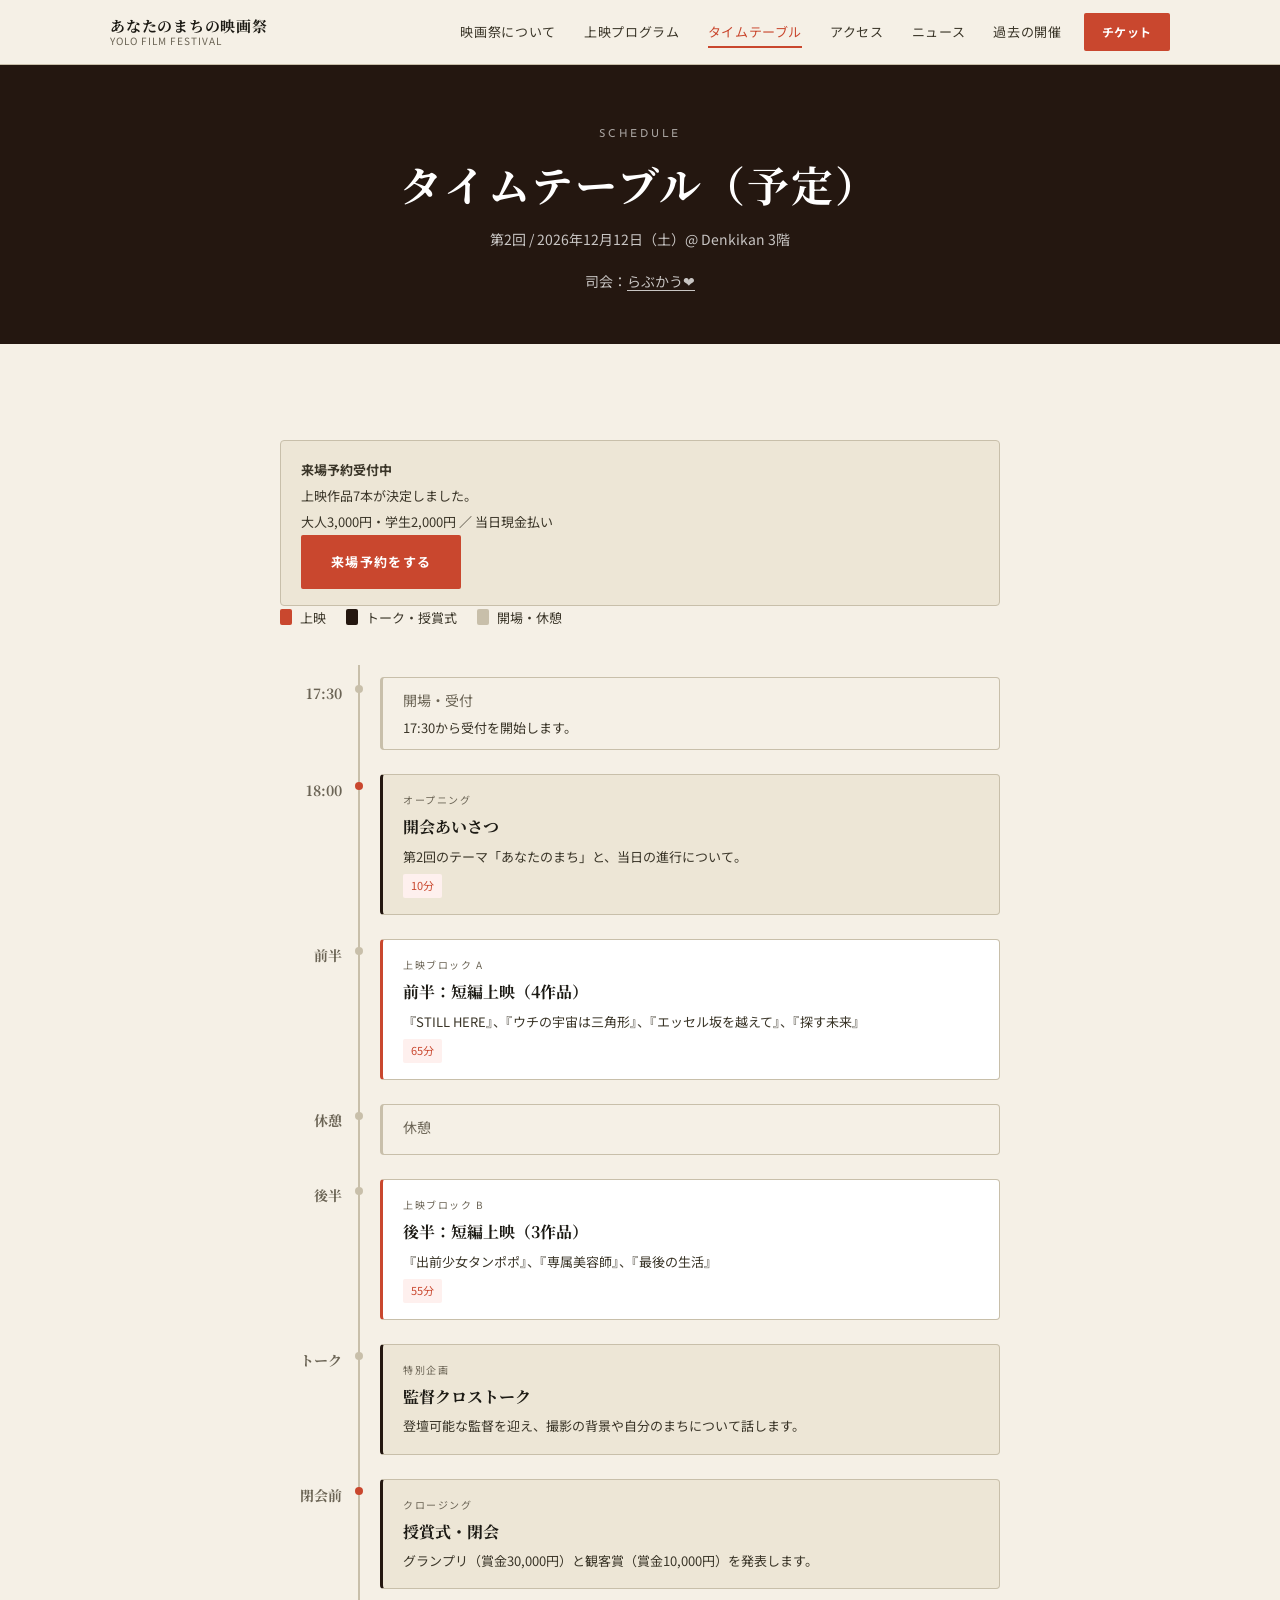
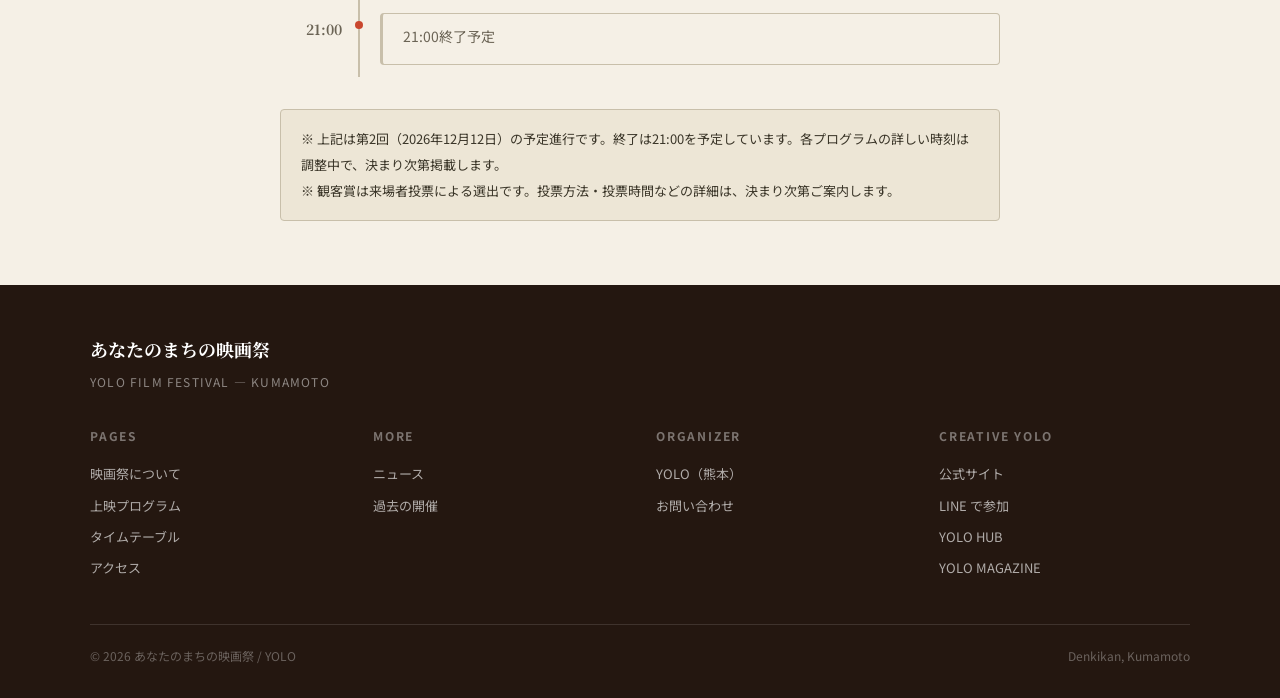
<file: schedule.html>
<!DOCTYPE html>
<html lang="ja">
<head>
  <meta charset="UTF-8">
  <meta name="viewport" content="width=device-width, initial-scale=1.0">
  <title>タイムテーブル — あなたのまちの映画祭</title>
  <meta name="description" content="2026年12月12日開催、第2回「あなたのまちの映画祭」の予定タイムテーブル。17:30受付、18:00開演、21:00終了予定です。">
  <meta property="og:type" content="website">
  <meta property="og:title" content="タイムテーブル — あなたのまちの映画祭">
  <meta property="og:description" content="2026年12月12日開催、第2回「あなたのまちの映画祭」の予定タイムテーブル。17:30受付、18:00開演、21:00終了予定です。">
  <meta property="og:url" content="https://festival.creativeyolo.com/schedule.html">
  <meta property="og:image" content="https://festival.creativeyolo.com/assets/og-image.jpg">
  <meta property="og:locale" content="ja_JP">
  <meta name="twitter:card" content="summary_large_image">
  <link rel="canonical" href="https://festival.creativeyolo.com/schedule.html">
  <link rel="icon" href="favicon.svg" type="image/svg+xml">
  <link rel="stylesheet" href="assets/style.css">
  <style>
    .timetable {
      margin-top: 36px;
      position: relative;
    }
    .timetable-track {
      display: flex;
      flex-direction: column;
      gap: 0;
    }
    .time-slot {
      display: grid;
      grid-template-columns: 80px 1fr;
      gap: 0;
      align-items: stretch;
    }
    .time-label {
      font-family: var(--serif);
      font-size: 14px;
      font-weight: 700;
      color: var(--ink-light);
      padding: 16px 16px 16px 0;
      border-right: 2px solid var(--border);
      text-align: right;
      position: relative;
      flex-shrink: 0;
    }
    .time-label::after {
      content: '';
      position: absolute;
      right: -5px;
      top: 20px;
      width: 8px;
      height: 8px;
      border-radius: 50%;
      background: var(--border);
    }
    .time-label.highlight::after { background: var(--red); }

    .time-content {
      padding: 12px 0 12px 20px;
    }
    .time-event {
      background: white;
      border: 1px solid var(--border);
      border-radius: 4px;
      padding: 16px 20px;
      margin-bottom: 8px;
    }
    .time-event:last-child { margin-bottom: 0; }
    .event-type {
      font-size: 10px;
      letter-spacing: 0.15em;
      color: var(--ink-light);
      margin-bottom: 4px;
    }
    .event-title {
      font-family: var(--serif);
      font-size: 16px;
      font-weight: 700;
      margin-bottom: 4px;
    }
    .event-desc { font-size: 13px; color: var(--ink-mid); line-height: 1.7; }

    .event-screening {
      border-left: 3px solid var(--red);
    }
    .event-talk {
      border-left: 3px solid var(--navy);
      background: var(--ivory-dark);
    }
    .event-break {
      border-left: 3px solid var(--border);
      background: transparent;
      border-color: var(--border);
      padding: 10px 20px;
    }
    .event-break .event-title { font-size: 14px; color: var(--ink-light); font-weight: 400; font-family: var(--sans); }

    .duration-badge {
      display: inline-block;
      font-size: 11px;
      color: var(--red);
      background: #FEF0EE;
      padding: 2px 8px;
      border-radius: 2px;
      margin-top: 6px;
    }
    .duration-badge-navy {
      background: rgba(30,42,74,0.08);
      color: var(--navy);
    }

    .timetable-note {
      background: var(--ivory-dark);
      border: 1px solid var(--border);
      border-radius: 4px;
      padding: 16px 20px;
      font-size: 13px;
      color: var(--ink-mid);
      margin-top: 32px;
      line-height: 2;
    }
  </style>
  <meta name="google-site-verification" content="7he0VVTEDO85Pbl_M7TtZ8FH4aKwiqdkvu4j-QHQOwU" />
  <script src="assets/analytics.js"></script>
</head>
<body>
<a class="skip-link" href="#main">本文へ移動</a>

<div class="film-strip">
  <div class="perforations">
    <div class="perf-hole"></div><div class="perf-hole"></div><div class="perf-hole"></div><div class="perf-hole"></div><div class="perf-hole"></div>
  </div>
  <div class="film-strip-text">YOLO FILM FESTIVAL &nbsp;•&nbsp; KUMAMOTO &nbsp;•&nbsp; DENKIKAN</div>
  <div class="perforations" style="margin-left:auto">
    <div class="perf-hole"></div><div class="perf-hole"></div><div class="perf-hole"></div><div class="perf-hole"></div><div class="perf-hole"></div>
  </div>
</div>

<header class="site-header">
  <div class="header-inner">
    <a href="index.html" class="site-logo">
      <span class="logo-main">あなたのまちの映画祭</span>
      <span class="logo-sub">YOLO FILM FESTIVAL</span>
    </a>
    <button class="nav-toggle" onclick="var nav=document.querySelector('.site-nav');var open=nav.classList.toggle('open');this.setAttribute('aria-expanded',String(open))" aria-label="メニュー" aria-expanded="false" aria-controls="site-nav">
      <span></span><span></span><span></span>
    </button>
    <nav class="site-nav" id="site-nav">
      <a href="about.html">映画祭について</a>
      <a href="program.html">上映プログラム</a>
      <a href="schedule.html" class="active">タイムテーブル</a>
      <a href="access.html">アクセス</a>
      <a href="news.html">ニュース</a>
      <a href="archive.html">過去の開催</a>
      
      <a href="access.html#tickets" class="nav-ticket">チケット</a>
    </nav>
  </div>
</header>

<main id="main">
<div class="page-hero">
  <div class="page-hero-label">Schedule</div>
  <h1>タイムテーブル（予定）</h1>
  <p>第2回 / 2026年12月12日（土）@ Denkikan 3階</p>
  <p>司会：<a href="index.html#host" style="text-decoration:underline;text-underline-offset:3px">らぶかう❤︎</a></p>
</div>

<section>
  <div class="section-inner" style="max-width:720px">
    <div class="timetable-note" id="schedule-program-announcement">
      <strong>来場予約受付中</strong><br>
      上映作品7本が決定しました。<br>
      大人3,000円・学生2,000円 ／ 当日現金払い<br>
      <a href="https://tickets.creativeyolo.com/yolo-ff-20261212/reserve" class="btn btn-primary" aria-describedby="schedule-program-announcement">来場予約をする</a>
    </div>


    <div style="display:flex;gap:20px;flex-wrap:wrap;margin-bottom:8px">
      <div style="display:flex;align-items:center;gap:8px;font-size:13px;color:var(--ink-mid)">
        <div style="width:12px;height:16px;background:var(--red);border-radius:2px;flex-shrink:0"></div>
        上映
      </div>
      <div style="display:flex;align-items:center;gap:8px;font-size:13px;color:var(--ink-mid)">
        <div style="width:12px;height:16px;background:var(--navy);border-radius:2px;flex-shrink:0"></div>
        トーク・授賞式
      </div>
      <div style="display:flex;align-items:center;gap:8px;font-size:13px;color:var(--ink-mid)">
        <div style="width:12px;height:16px;background:var(--border);border-radius:2px;flex-shrink:0"></div>
        開場・休憩
      </div>
    </div>

    <div class="timetable">
      <div class="timetable-track">

        <div class="time-slot">
          <div class="time-label">17:30</div>
          <div class="time-content">
            <div class="time-event event-break">
              <div class="event-title">開場・受付</div>
              <div class="event-desc">17:30から受付を開始します。</div>
            </div>
          </div>
        </div>

        <div class="time-slot">
          <div class="time-label highlight">18:00</div>
          <div class="time-content">
            <div class="time-event event-talk">
              <div class="event-type">オープニング</div>
              <div class="event-title">開会あいさつ</div>
              <div class="event-desc">第2回のテーマ「あなたのまち」と、当日の進行について。</div>
              <span class="duration-badge">10分</span>
            </div>
          </div>
        </div>

        <div class="time-slot">
          <div class="time-label">前半</div>
          <div class="time-content">
            <div class="time-event event-screening">
              <div class="event-type">上映ブロック A</div>
              <div class="event-title">前半：短編上映（4作品）</div>
              <div class="event-desc">『STILL HERE』、『ウチの宇宙は三角形』、『エッセル坂を越えて』、『探す未来』</div>
              <span class="duration-badge">65分</span>
            </div>
          </div>
        </div>

        <div class="time-slot">
          <div class="time-label">休憩</div>
          <div class="time-content">
            <div class="time-event event-break">
              <div class="event-title">休憩</div>
            </div>
          </div>
        </div>

        <div class="time-slot">
          <div class="time-label">後半</div>
          <div class="time-content">
            <div class="time-event event-screening">
              <div class="event-type">上映ブロック B</div>
              <div class="event-title">後半：短編上映（3作品）</div>
              <div class="event-desc">『出前少女タンポポ』、『専属美容師』、『最後の生活』</div>
              <span class="duration-badge">55分</span>
            </div>
          </div>
        </div>

        <div class="time-slot">
          <div class="time-label">トーク</div>
          <div class="time-content">
            <div class="time-event event-talk">
              <div class="event-type">特別企画</div>
              <div class="event-title">監督クロストーク</div>
              <div class="event-desc">登壇可能な監督を迎え、撮影の背景や自分のまちについて話します。</div>
            </div>
          </div>
        </div>

        <div class="time-slot">
          <div class="time-label highlight">閉会前</div>
          <div class="time-content">
            <div class="time-event event-talk">
              <div class="event-type">クロージング</div>
              <div class="event-title">授賞式・閉会</div>
              <div class="event-desc">グランプリ（賞金30,000円）と観客賞（賞金10,000円）を発表します。</div>
            </div>
          </div>
        </div>

        <div class="time-slot">
          <div class="time-label highlight">21:00</div>
          <div class="time-content">
            <div class="time-event event-break">
              <div class="event-title">21:00終了予定</div>
            </div>
          </div>
        </div>

      </div>
    </div>

    <div class="timetable-note">
      ※ 上記は第2回（2026年12月12日）の予定進行です。終了は21:00を予定しています。各プログラムの詳しい時刻は調整中で、決まり次第掲載します。<br>
      ※ 観客賞は来場者投票による選出です。投票方法・投票時間などの詳細は、決まり次第ご案内します。
    </div>

  </div>
</section>

</main>
<footer class="site-footer">
  <div class="footer-inner">
    <div class="footer-logo">あなたのまちの映画祭</div>
    <div class="footer-tagline">YOLO FILM FESTIVAL — KUMAMOTO</div>
    <div class="footer-grid">
      <div class="footer-col">
        <h4>Pages</h4>
        <a href="about.html">映画祭について</a>
        <a href="program.html">上映プログラム</a>
        <a href="schedule.html">タイムテーブル</a>
        <a href="access.html">アクセス</a>
      </div>
      <div class="footer-col">
        <h4>More</h4>
        <a href="news.html">ニュース</a>
        <a href="archive.html">過去の開催</a>
      </div>
      <div class="footer-col">
        <h4>Organizer</h4>
        <a href="about.html">YOLO（熊本）</a>
        <a href="mailto:creative.yolo0406@gmail.com">お問い合わせ</a>
      </div>
      <div class="footer-col">
        <h4>Creative YOLO</h4>
        <a href="https://yolo-official.vercel.app/" target="_blank" rel="noopener">公式サイト</a>
        <a href="https://line.me/R/ti/p/@140irxqh" target="_blank" rel="noopener">LINE で参加</a>
        <a href="https://yolo-members.vercel.app/" target="_blank" rel="noopener">YOLO HUB</a>
        <a href="https://yolo-magazine.rencame.net/" target="_blank" rel="noopener">YOLO MAGAZINE</a>
      </div>
    </div>
    <div class="footer-bottom">
      <p>© 2026 あなたのまちの映画祭 / YOLO</p>
      <p>Denkikan, Kumamoto</p>
    </div>
  </div>
</footer>

</body>
</html>
</file>
<file: tokens.css>
:root{
  --paper:#F1E8D4; --paper-2:#F7F0DF; --ink:#2C2014; --ink-2:#6A5942; --ink-3:#9C8B72;
  --line:#DDD0B5; --accent:#C0432C; --accent-d:#A2331E; --gold:#C19A5B;
  --dark:#1E120A; --dark-2:#2E1C10; --cream:#F6EDD8; --dark-gold:#E6C089; --soft-red:#F4C9A6;
  --gutter:clamp(28px,6vw,96px); --section-y:clamp(72px,11vw,150px); --max:1240px;
  --mincho:'Shippori Mincho B1',serif; --serif:'Noto Serif JP',serif; --sans:'Noto Sans JP',sans-serif; --roman:'Cormorant Garamond',serif; --label:'Josefin Sans',var(--sans);
  --ease:cubic-bezier(.16,1,.3,1);
  --grain:url("data:image/svg+xml,%3Csvg xmlns='http://www.w3.org/2000/svg' width='180' height='180'%3E%3Cfilter id='n'%3E%3CfeTurbulence type='fractalNoise' baseFrequency='0.85' numOctaves='2'/%3E%3C/filter%3E%3Crect width='100%25' height='100%25' filter='url(%23n)' opacity='0.5'/%3E%3C/svg%3E");
}
*{box-sizing:border-box} html{scroll-behavior:smooth} body{margin:0;background:var(--paper);color:var(--ink);font-family:var(--serif);font-size:15px;letter-spacing:.05em;line-height:2.25} a{color:inherit;text-decoration:none} img{max-width:100%} button{font:inherit;color:inherit} :focus-visible{outline:2px solid var(--accent);outline-offset:3px} h1,h2,h3{text-wrap:balance;word-break:auto-phrase}.sr-only{position:absolute;width:1px;height:1px;padding:0;margin:-1px;overflow:hidden;clip:rect(0,0,0,0);white-space:nowrap;border:0}.skip-link{position:fixed;z-index:1000;left:16px;top:16px;background:var(--paper-2);padding:8px 12px;transform:translateY(-140%)}.skip-link:focus{transform:none}
@media (prefers-reduced-motion:reduce){*,*::before,*::after{animation-duration:.001ms!important;animation-iteration-count:1!important;transition-duration:.001ms!important;scroll-behavior:auto!important}}

:root{--hero-display:clamp(40px,5.2vw,72px);--hero-leading:1.6;--nav-size:12px;--hero-mobile:clamp(32px,9vw,46px);--hero-gutter:clamp(24px,5vw,60px)}

/* 2026 program gallery — isolated tokens, shared by the program and home preview. */
:root {
  --program-white: #fffdf8;
  --program-photo-bg: #e8e0d2;
  --program-space-xs: 8px;
  --program-space-sm: 16px;
  --program-space-md: 24px;
  --program-space-lg: 40px;
  --program-space-xl: 64px;
  --program-section-space: clamp(64px, 8vw, 104px);
  --program-row-space: clamp(32px, 5vw, 64px);
  --program-gutter: clamp(20px, 5vw, 64px);
  --program-width: 1120px;
  --program-title-size: clamp(32px, 4.5vw, 52px);
  --program-section-size: clamp(26px, 3vw, 36px);
  --program-film-size: clamp(23px, 2.5vw, 30px);
  --program-text-size: 14px;
  --program-small-size: 12px;
  --program-label-size: 11px;
  --program-leading: 2;
  --program-index-title-size: 16px;
  --program-index-thumb: 128px;
  --program-index-thumb-sm: 72px;
  --program-index-row-pad: 12px;
  --program-index-row-pad-sm: 6px;
}
</file>
<file: components.css>
.site-header{position:fixed;z-index:100;inset:0 0 auto;height:76px;padding:0 var(--gutter);display:flex;align-items:center;justify-content:space-between;color:var(--cream);transition:background .6s var(--ease),color .6s var(--ease),border .6s var(--ease),backdrop-filter .6s var(--ease)}
.site-header.scrolled{background:rgba(241,232,212,.82);color:var(--ink);border-bottom:1px solid rgba(221,208,181,.75);backdrop-filter:blur(10px)}.brand{display:grid;gap:2px}.brand-ja{font-family:var(--mincho);font-size:17px;letter-spacing:.12em}.brand-en{font-family:var(--roman);font-style:italic;font-size:12px;letter-spacing:.08em;opacity:.82}.desktop-nav{display:flex;gap:32px;font-family:var(--label);font-size:11px;text-transform:uppercase;letter-spacing:.26em}.desktop-nav a{position:relative}.desktop-nav a::after{content:"";position:absolute;left:0;right:0;bottom:-8px;height:1px;background:var(--accent);transform:scaleX(0);transform-origin:left;transition:.5s var(--ease)}.desktop-nav a:hover::after{transform:scaleX(1)}.menu-button{display:none;background:none;border:0;width:42px;height:42px;position:relative}.menu-button span:not(.sr-only){position:absolute;left:8px;right:8px;height:1px;background:currentColor;transition:.4s var(--ease)}.menu-button span:first-child{top:17px}.menu-button span:nth-child(2){top:25px}.mobile-nav{position:fixed;z-index:90;inset:0;background:var(--paper);display:grid;place-content:center;gap:30px;text-align:center;font-family:var(--mincho);font-size:24px;letter-spacing:.12em;transform:translateY(-100%);transition:.7s var(--ease)}.mobile-nav.open{transform:none}
.hero{min-height:100svh;position:relative;overflow:hidden;display:grid;place-items:center;padding:120px var(--gutter);text-align:center;color:var(--cream);background:radial-gradient(78% 56% at 50% 38%,#F0C683 0%,#D69C5C 16%,#A66C3A 36%,#5E3A20 62%,#2E1C10 84%,#1E120A 100%)}.hero__bloom{position:absolute;inset:9% 22% 40%;background:radial-gradient(ellipse,rgba(255,225,170,.55),rgba(255,205,140,.12) 48%,transparent 70%);filter:blur(8px);animation:drift 24s var(--ease) infinite alternate}.hero__grain{position:absolute;inset:0;background-image:var(--grain);opacity:.10;mix-blend-mode:overlay}.hero__vignette{position:absolute;inset:0;background:radial-gradient(120% 90% at 50% 42%,transparent 40%,rgba(20,11,5,.7) 100%),linear-gradient(0deg,rgba(18,10,4,.66),transparent 36%)}.hero__inner{position:relative;z-index:2;max-width:780px}.hero__eyebrow{display:flex;align-items:center;justify-content:center;gap:18px;margin:0 0 28px;color:var(--dark-gold);font-family:var(--label);font-size:11px;letter-spacing:.32em;text-transform:uppercase}.hero__eyebrow span{width:34px;height:1px;background:currentColor}.hero h1{margin:0;font-family:var(--mincho);font-weight:500;font-size:clamp(28px,3.2vw,44px);line-height:2.1;letter-spacing:.12em;text-shadow:0 2px 36px rgba(0,0,0,.4)}.hero h1 em{font-style:normal;color:var(--soft-red)}.hero__lead{max-width:460px;margin:28px auto 34px;color:rgba(246,237,216,.88);font-weight:300}.hero__meta{display:flex;justify-content:center;align-items:center;gap:18px;flex-wrap:wrap;font-family:var(--sans);font-size:12px;letter-spacing:.13em;color:rgba(246,237,216,.82)}.hero__meta span+span{border-left:1px solid rgba(246,237,216,.32);padding-left:18px}.hero__meta .year{font-family:var(--roman);font-style:italic;font-size:26px;letter-spacing:.04em}.scroll-cue{position:absolute;z-index:2;left:50%;bottom:28px;transform:translateX(-50%);font-family:var(--roman);font-style:italic;font-size:13px;color:rgba(246,237,216,.72)}@keyframes drift{from{transform:scale(1) translateY(0)}to{transform:scale(1.04) translateY(12px)}}
.news-strip{border-block:1px solid var(--line);background:rgba(247,240,223,.55)}.news-strip__inner{max-width:var(--max);margin:auto;padding:18px var(--gutter);display:grid;grid-template-columns:auto repeat(3,1fr) auto;align-items:center;gap:0}.section-kicker{margin:0 0 14px;font-family:var(--label);font-size:11px;font-weight:600;letter-spacing:.28em;text-transform:uppercase;color:var(--gold)}.news-strip .section-kicker{margin:0 28px 0 0}.news-item{border-left:1px solid var(--line);padding:4px 22px;display:grid;gap:2px;line-height:1.6}.news-item time{font-family:var(--roman);font-style:italic;color:var(--accent);font-size:16px}.news-item span{font-size:14px}.news-more{font-family:var(--sans);font-size:11px;letter-spacing:.16em;border-left:1px solid var(--line);padding-left:22px;white-space:nowrap}.section{padding:var(--section-y) var(--gutter)}.section-grid,.section-head,.entry-card,.site-footer{max-width:var(--max);margin:auto}.section-grid{display:grid;grid-template-columns:minmax(280px,520px) 1fr;gap:clamp(44px,8vw,118px);align-items:center}.chapter{margin:0 0 2px;font-family:var(--roman);font-style:italic;color:var(--accent);font-size:30px;letter-spacing:.04em}.section h2{font-family:var(--mincho);font-weight:500;font-size:clamp(26px,2.8vw,40px);line-height:1.9;letter-spacing:.08em;margin:0 0 26px}.section-copy p:not(.chapter):not(.section-kicker){color:var(--ink-2);max-width:560px}.keyword-row{display:grid;grid-template-columns:repeat(3,1fr);border-top:1px solid var(--line);border-bottom:1px solid var(--line);margin-top:38px}.keyword-row span{padding:18px 16px;border-left:1px solid var(--line);display:grid;gap:3px}.keyword-row span:first-child{border-left:0}.keyword-row strong{font-family:var(--mincho);font-weight:500;letter-spacing:.1em}.keyword-row small{font-family:var(--sans);font-size:10px;letter-spacing:.22em;text-transform:uppercase;color:var(--ink-3)}.concept-visual{min-height:520px;display:grid;place-items:center}.still-card{position:relative;overflow:hidden;background:radial-gradient(80% 55% at 48% 36%,rgba(244,201,166,.8),rgba(193,154,91,.55) 28%,rgba(106,89,66,.32) 56%,rgba(247,240,223,.2) 100%),linear-gradient(135deg,rgba(247,240,223,.72),rgba(193,154,91,.15));box-shadow:0 10px 30px rgba(40,24,12,.10)}.still-card::after,.film-card__image::after{content:"";position:absolute;inset:0;background-image:var(--grain);opacity:.11;mix-blend-mode:overlay}.still-card--large{width:min(100%,560px);aspect-ratio:4/5}.still-card__label{position:absolute;left:22px;bottom:20px;z-index:1;font-family:var(--sans);font-size:10px;letter-spacing:.22em;text-transform:uppercase;color:rgba(44,32,20,.56)}
.section-dark{background:var(--dark);color:var(--cream);position:relative;overflow:hidden}.section-dark::before{content:"";position:absolute;inset:0;background:radial-gradient(70% 48% at 50% 0%,rgba(230,192,137,.16),transparent 70%),var(--grain);opacity:.55;pointer-events:none}.section-dark>*{position:relative}.section-head{display:flex;align-items:end;justify-content:space-between;gap:30px;margin-bottom:46px}.section-dark .section-kicker,.section-dark .chapter{color:var(--dark-gold)}.section-dark h2{margin-bottom:0}.program-actions{display:flex;align-items:center;gap:24px}.text-link{font-family:var(--sans);font-size:12px;letter-spacing:.18em;color:var(--dark-gold)}.round-buttons{display:flex;gap:10px}.round-buttons button{width:44px;height:44px;border:1px solid rgba(246,237,216,.28);background:transparent;color:var(--cream);border-radius:50%;cursor:pointer}.program-rail{display:grid;grid-auto-flow:column;grid-auto-columns:minmax(260px,360px);gap:22px;overflow-x:auto;scroll-snap-type:x mandatory;padding-bottom:20px;scrollbar-width:thin}.film-card{scroll-snap-align:start;background:rgba(246,237,216,.06);border:1px solid rgba(246,237,216,.13)}.film-card__image{position:relative;aspect-ratio:4/3;overflow:hidden}.image-01{background:radial-gradient(circle at 35% 28%,#E6C089,#7C4D2A 45%,#25150B)}.image-02{background:linear-gradient(135deg,#E7B66C,#6A3D1F 52%,#201109)}.image-03{background:radial-gradient(circle at 70% 35%,#F4C9A6,#5E3A20 42%,#120905)}.image-04{background:linear-gradient(150deg,#C19A5B,#6A5942 48%,#211209)}.image-05{background:radial-gradient(circle at 44% 44%,#F0C683,#8E5A30 40%,#190D06)}.film-card__body{padding:20px}.tag{display:inline-block;font-family:var(--label);font-size:10px;letter-spacing:.16em;padding:3px 8px;margin-bottom:14px}.tag-live{background:var(--accent);color:#fff}.tag-ai{background:var(--dark-gold);color:var(--dark)}.film-card h3{font-family:var(--mincho);font-weight:500;font-size:21px;letter-spacing:.08em;margin:0 0 8px}.film-card p,.dummy-note{font-family:var(--sans);font-size:11px;letter-spacing:.15em;color:rgba(246,237,216,.68);margin:0}.dummy-note{max-width:var(--max);margin:18px auto 0}.section-head--stack{display:block}.feature-list{max-width:var(--max);margin:auto;border-top:1px solid var(--line)}.feature-list article{display:grid;grid-template-columns:110px 1fr;gap:26px;padding:34px 0;border-bottom:1px solid var(--line)}.feature-list span{font-family:var(--roman);font-style:italic;font-size:54px;color:var(--gold);line-height:1}.feature-list h3{font-family:var(--mincho);font-weight:500;font-size:24px;letter-spacing:.08em;margin:0 0 8px}.feature-list p{margin:0;color:var(--ink-2);max-width:660px}.entries{padding-top:0}.entry-card{display:grid;grid-template-columns:1.1fr minmax(260px,380px);gap:46px;align-items:center;background:var(--accent);color:#fff;padding:clamp(36px,6vw,74px);position:relative;overflow:hidden}.entry-card::after{content:"";position:absolute;inset:0;background:radial-gradient(80% 90% at 95% 0%,rgba(255,255,255,.16),transparent 62%),var(--grain);opacity:.25;pointer-events:none}.entry-card>*{position:relative}.entry-copy h2{margin-bottom:22px}.entry-copy p{max-width:570px;color:rgba(255,255,255,.86)}.entry-card .section-kicker{color:#F4C9A6}.submission-card{background:rgba(247,240,223,.94);color:var(--ink);padding:30px}.submission-card>p{font-family:var(--sans);font-size:11px;letter-spacing:.3em;text-transform:uppercase;color:var(--accent);margin:0 0 18px}.submission-card dl{margin:0 0 24px}.submission-card div{display:flex;justify-content:space-between;border-top:1px solid var(--line);padding:13px 0}.submission-card div:last-child{border-bottom:1px solid var(--line)}dt{font-family:var(--sans);font-size:11px;letter-spacing:.22em;color:var(--ink-3)}dd{margin:0;font-family:var(--mincho);letter-spacing:.08em}.button{display:inline-flex;align-items:center;justify-content:center;width:100%;background:var(--accent);color:#fff;padding:12px 20px;font-family:var(--sans);font-size:12px;letter-spacing:.18em;transition:.4s var(--ease)}.button:hover{background:var(--accent-d)}.site-footer{padding:72px var(--gutter) 30px;background:var(--dark);color:var(--cream);display:grid;grid-template-columns:1.1fr .9fr;gap:50px}.footer-brand{font-family:var(--mincho);font-size:24px;letter-spacing:.12em;margin:0}.footer-en{font-family:var(--roman);font-style:italic;color:var(--dark-gold);margin:0 0 20px}.site-footer p{color:rgba(246,237,216,.72)}.footer-links{display:grid;grid-template-columns:repeat(2,1fr);gap:14px;font-family:var(--sans);font-size:12px;letter-spacing:.16em}.footer-links a{border-bottom:1px solid rgba(246,237,216,.18);padding-bottom:10px}.footer-bottom{grid-column:1/-1;border-top:1px solid rgba(246,237,216,.16);padding-top:24px;display:flex;justify-content:space-between;color:rgba(246,237,216,.5);font-family:var(--sans);font-size:11px;letter-spacing:.14em}
.jury{background:linear-gradient(120deg,rgba(247,240,223,.86),rgba(238,222,191,.58))}.jury__head{max-width:var(--max);margin:0 auto 42px}.jury__head p:last-child{max-width:640px;margin:0;color:var(--ink-2)}.jury__feature{max-width:var(--max);margin:0 auto 28px;display:grid;grid-template-columns:minmax(250px,430px) minmax(280px,1fr);background:var(--paper);border:1px solid var(--line);box-shadow:0 12px 30px rgba(40,24,12,.08);overflow:hidden}.jury__portrait{display:block;width:100%;height:auto;aspect-ratio:2/3;object-fit:contain}.jury__body{align-self:center;padding:clamp(30px,5vw,68px)}.jury__label{margin:0 0 11px;font-family:var(--label);font-size:10px;letter-spacing:.22em;text-transform:uppercase;color:var(--accent)}.jury__body h3{margin:0;font-family:var(--mincho);font-size:clamp(30px,3vw,40px);font-weight:500;letter-spacing:.12em;color:var(--ink)}.jury__role{margin:10px 0 25px;font-family:var(--sans);font-size:12px;letter-spacing:.12em;color:var(--ink-3)}.jury__body>p:not(.jury__label):not(.jury__role){max-width:520px;margin:0;color:var(--ink-2)}.jury__body .text-link{display:inline-block;margin-top:26px;color:var(--accent)}
.news-strip__inner{grid-template-columns:118px minmax(0,1fr) auto}.news-strip .section-kicker{margin:0}.news-list{border-left:1px solid var(--line)}.news-item{border-left:0;border-top:1px solid var(--line);grid-template-columns:105px 1fr;align-items:baseline;padding:12px 22px;gap:16px}.news-item:first-child{border-top:0}.news-item time{font-size:15px}.news-item span{font-size:14px}.news-more{align-self:center}
.still-card::before{content:"";position:absolute;inset:14px;border:1px solid rgba(230,192,137,.45);z-index:2;pointer-events:none}
/* ADMIT ONE ticket (entries) */
.ticket{position:relative;background:rgba(247,240,223,.96);color:var(--ink)}
.ticket__head{height:54px;display:flex;align-items:center;justify-content:space-between;padding:0 30px;background:var(--dark-2);color:var(--cream)}
.ticket__edition{font-family:var(--roman);font-style:italic;font-size:18px;letter-spacing:.04em;color:var(--dark-gold)}
.ticket__admit{font-family:var(--label);font-size:11px;font-weight:600;letter-spacing:.26em}
.ticket::before,.ticket::after{content:"";position:absolute;top:45px;width:18px;height:18px;border-radius:50%;background:var(--accent);z-index:1}
.ticket::before{left:-9px}
.ticket::after{right:-9px}
.ticket__body{position:relative;padding:26px 30px 30px}
.ticket__body::before{content:"";position:absolute;top:0;left:12px;right:12px;border-top:2px dashed rgba(44,32,20,.2)}
.ticket__label{font-family:var(--label);font-size:11px;font-weight:600;letter-spacing:.28em;text-transform:uppercase;color:var(--accent);margin:0 0 18px}
.ticket dl{margin:0 0 22px}
.ticket dl>div{display:flex;justify-content:space-between;border-top:1px solid var(--line);padding:13px 0}
.ticket dl>div:last-child{border-bottom:1px solid var(--line)}
[data-reveal]{opacity:0;transform:translateY(28px);transition:opacity 1.1s var(--ease),transform 1.1s var(--ease)}[data-reveal].visible{opacity:1;transform:none}@media (prefers-reduced-motion:reduce){[data-reveal]{opacity:1;transform:none}}
@media (max-width:900px){.desktop-nav{display:none}.menu-button{display:block}.site-header{height:68px}.news-strip__inner{grid-template-columns:1fr;gap:0;padding-block:20px}.news-strip .section-kicker{margin:0 0 10px}.news-item,.news-more{border-left:0;border-top:1px solid var(--line);padding:12px 0}.section-grid,.entry-card,.site-footer{grid-template-columns:1fr}.concept-visual{min-height:auto}.still-card--large{aspect-ratio:1/1}.section-head{display:block}.program-actions{justify-content:space-between;margin-top:20px}.hero__meta{display:grid;gap:8px}.hero__meta span+span{border-left:0;padding-left:0}.hero__eyebrow{letter-spacing:.18em}.hero__eyebrow span{width:22px}.feature-list article{grid-template-columns:70px 1fr}.footer-bottom{display:grid;gap:10px}.keyword-row{grid-template-columns:1fr}.keyword-row span{border-left:0;border-top:1px solid var(--line)}.keyword-row span:first-child{border-top:0}.hero h1{letter-spacing:.06em}.section h2{letter-spacing:.04em}.section-kicker{letter-spacing:.18em}.film-card h3,.feature-list h3{letter-spacing:.05em}}
@media (max-width:900px){.jury__feature{grid-template-columns:1fr}.jury__portrait{max-width:430px;margin:auto}.jury__body{padding:34px 26px}}
@media (max-width:900px){.news-list{border-left:0}.news-item{grid-template-columns:92px 1fr;gap:12px}.news-item:first-child{border-top:1px solid var(--line)}.news-more{padding-top:14px}}
@media (max-width:560px){body{font-size:14px}.hero{padding-inline:26px}.section{padding-inline:26px}.program-rail{grid-auto-columns:82vw}.feature-list article{grid-template-columns:1fr;gap:10px}.feature-list span{font-size:42px}.entry-card{padding:34px 26px}.site-footer{padding-inline:26px}.brand-ja{font-size:15px}.brand-en{font-size:11px}.hero h1{font-size:clamp(22px,6.2vw,28px);letter-spacing:.04em;line-height:1.9}.section h2{font-size:clamp(20px,5.5vw,26px);letter-spacing:.03em}.section-kicker{letter-spacing:.14em}.ticket__head{padding:0 20px}}

/* Hero actions: make the two primary next steps visible on the first screen. */
.hero__actions{display:flex;justify-content:center;gap:12px;flex-wrap:wrap;margin-top:34px}.hero__button{display:inline-flex;align-items:center;justify-content:center;min-width:190px;padding:14px 22px;border:1px solid rgba(246,237,216,.7);color:var(--cream);font-family:var(--sans);font-size:12px;letter-spacing:.14em;transition:.4s var(--ease)}.hero__button:hover{background:rgba(246,237,216,.14)}.hero__button--primary{background:var(--accent);border-color:var(--accent);color:#fff}.hero__button--primary:hover{background:var(--accent-d);border-color:var(--accent-d)}@media (max-width:900px){.hero__actions{margin-top:28px}}
/* ヒーローの応募締切（締切を最初の画面で伝える） */
.hero__deadline{display:flex;flex-direction:column;align-items:center;gap:8px;width:fit-content;margin:30px auto 0;padding:18px 30px 16px;border-top:1px solid rgba(246,237,216,.26);border-bottom:1px solid rgba(246,237,216,.26);color:var(--cream);transition:background .4s var(--ease)}
.hero__deadline:hover{background:rgba(246,237,216,.06)}
.hero__deadline-label{font-family:var(--label);font-size:10px;letter-spacing:.24em;text-transform:uppercase;color:var(--dark-gold)}
.hero__deadline-date{font-family:var(--sans);font-size:13px;letter-spacing:.14em;line-height:1.4}
.hero__deadline-date b{font-family:var(--roman);font-style:italic;font-weight:500;font-size:30px;letter-spacing:.02em;margin:0 .2em;color:var(--soft-red)}
.hero__deadline-notes{display:flex;flex-wrap:wrap;justify-content:center;gap:4px 0;font-family:var(--sans);font-size:11px;letter-spacing:.1em;line-height:1.8;color:rgba(246,237,216,.82)}
.hero__deadline-notes span+span::before{content:"／";margin:0 .6em;color:rgba(246,237,216,.4)}
@media (max-width:700px){.hero__deadline{width:100%;padding:16px 8px 14px}.hero__deadline-notes{display:grid;grid-template-columns:auto auto;justify-content:center;gap:2px 18px}.hero__deadline-notes span+span::before{content:none}}

/* ヒーローのCTA・部門リンクを中央寄せにする（.hero は text-align:center） */
.hero__meta,.hero__actions{justify-content:center}

/* 2部門の紹介（トップ用）。※現在どのページからも未使用。マークアップ追加時に有効化する */
.division-intro{padding:clamp(66px,10vw,118px) var(--gutter);background:var(--paper)}.division-intro__inner{max-width:var(--max);margin:auto;text-align:center}.division-intro h2{margin:0 auto 38px;font-family:var(--mincho);font-size:clamp(25px,3vw,40px);font-weight:500;line-height:1.75;letter-spacing:.08em}
.division-intro__spread{display:grid;grid-template-columns:5fr 7fr;align-items:end;gap:clamp(18px,3vw,44px);max-width:1020px;margin:0 auto;text-align:left}.division-panel{display:block;color:var(--ink)}.division-panel--ai{margin-bottom:56px}.division-panel__media{position:relative;overflow:hidden;background:var(--dark);box-shadow:0 18px 44px rgba(40,24,12,.14)}.division-panel--live .division-panel__media{aspect-ratio:4/5}.division-panel--ai .division-panel__media{aspect-ratio:16/10}.division-panel__media::after{content:"";position:absolute;inset:14px;border:1px solid rgba(246,237,216,.48);pointer-events:none}.division-panel__media img{width:100%;height:100%;display:block;object-fit:cover;transition:transform .8s var(--ease)}.division-panel:hover img{transform:scale(1.035)}.division-panel__copy{padding:18px 0 0;border-bottom:1px solid var(--line);padding-bottom:18px}.division-panel__copy span{display:block;margin-bottom:10px;font-family:var(--label);font-size:10px;letter-spacing:.2em;color:var(--accent)}.division-panel__copy strong{display:block;font-family:var(--mincho);font-size:clamp(25px,3vw,37px);font-weight:500;letter-spacing:.1em}.division-panel__copy small{display:block;margin-top:8px;font-family:var(--sans);font-size:12px;letter-spacing:.12em;color:var(--ink-2)}.division-intro__note{max-width:560px;margin:32px auto 0;color:var(--ink-2);font-size:14px;line-height:2}.division-intro__more{display:inline-block;margin-top:28px;font-family:var(--sans);font-size:12px;letter-spacing:.16em;color:var(--accent)}@media (max-width:700px){.division-intro__spread{grid-template-columns:1fr;gap:34px}.division-panel--ai{margin-bottom:0}.division-panel--live .division-panel__media,.division-panel--ai .division-panel__media{aspect-ratio:16/10}}

/* ── ヒーロー背景写真（第1回・2025）───────────────────────────
   DESIGN_BRIEF §7 の「将来、感動が伝わる一枚に差し替え可能」を実装。
   暖色グラデーションの上に実写を重ね、下方向の暗幕で文字の可読性を確保する。 */
.hero__photo{position:absolute;inset:0;z-index:0;background-image:url("assets/hero-2025.jpg");background-size:cover;background-position:center 58%;opacity:.52}
.hero__photo::after{content:"";position:absolute;inset:0;background:radial-gradient(78% 58% at 50% 42%,rgba(30,18,10,.80) 0%,rgba(30,18,10,.42) 62%,transparent 100%),linear-gradient(180deg,rgba(30,18,10,.52) 0%,rgba(30,18,10,.28) 34%,rgba(30,18,10,.55) 72%,rgba(30,18,10,.86) 100%)}
.hero__bloom{opacity:.30}

/* ── 第1回の様子（トップの写真一覧）── */
.host{background:var(--paper)}
.host__head{max-width:var(--max);margin:0 auto 36px}
.host__feature{max-width:var(--max);margin:auto;display:grid;grid-template-columns:minmax(320px,1.05fr) minmax(300px,1fr);background:var(--ivory-dark);border:1px solid var(--line);overflow:hidden}
.host__portrait{display:block;width:100%;height:auto;align-self:center}
.host__body{align-self:center;padding:clamp(30px,5vw,68px)}
.host__label{margin:0 0 11px;font-family:var(--label);font-size:10px;letter-spacing:.22em;text-transform:uppercase;color:var(--accent)}
.host__body h3{margin:0;font-family:var(--mincho);font-size:clamp(30px,3vw,40px);font-weight:500;letter-spacing:.08em;color:var(--ink)}
.host__role{margin:10px 0 25px;font-family:var(--sans);font-size:12px;letter-spacing:.12em;color:var(--ink-3)}
.host__body>p:last-child{max-width:520px;margin:0;color:var(--ink-2)}
@media (max-width:900px){.host__feature{grid-template-columns:1fr}.host__portrait{height:auto;aspect-ratio:1083/744}.host__body{padding:34px 26px}}
.past{background:var(--dark);color:var(--cream)}
.past .section-head{margin-bottom:34px}
.past .section-kicker{color:var(--dark-gold)}
.past h2{color:var(--cream)}
.past__lead{max-width:620px;color:rgba(246,237,216,.78);margin:0 auto 34px}
.past__grid{display:grid;grid-template-columns:repeat(4,1fr);gap:10px;max-width:var(--max);margin:0 auto}
.past__grid a{position:relative;display:block;overflow:hidden;background:var(--dark-2);aspect-ratio:4/3}
.past__grid a:nth-child(1){grid-column:span 2;grid-row:span 2;aspect-ratio:auto}
.past__grid img{width:100%;height:100%;object-fit:cover;display:block;transition:transform .6s var(--ease);filter:saturate(.92)}
.past__grid a:hover img,.past__grid a:focus-visible img{transform:scale(1.04)}
.past__foot{display:flex;justify-content:space-between;align-items:baseline;gap:20px;flex-wrap:wrap;max-width:var(--max);margin:26px auto 0}
.past__caption{font-size:12px;letter-spacing:.06em;color:rgba(246,237,216,.55);margin:0}
.past__more{font-family:var(--label);font-size:12px;letter-spacing:.18em;color:var(--dark-gold);border-bottom:1px solid currentColor;padding-bottom:3px}
@media (max-width:900px){.past__grid{grid-template-columns:repeat(2,1fr)}.past__grid a:nth-child(1){grid-column:span 2;grid-row:auto;aspect-ratio:16/10}}
@media (max-width:560px){.past__grid{gap:6px}}

.hero h1{font-size:var(--hero-display);line-height:var(--hero-leading)}.desktop-nav a{font-size:var(--nav-size)}.hero{padding-inline:var(--hero-gutter)}@media(max-width:560px){.hero h1{font-size:var(--hero-mobile)}.hero__actions{flex-direction:column}.hero__button{width:100%}}
</file>
<file: assets/program-preview.css>
.program-preview-lead { max-width: var(--program-width); margin: var(--program-space-md) auto var(--program-space-lg); text-align: center; font-size: var(--program-text-size); color: var(--cream); line-height: var(--program-leading); }
.program-preview-more:hover { color: var(--dark-gold); }
.program-preview-more { display: flex; align-items: center; justify-content: center; gap: var(--program-space-lg); width: fit-content; margin: var(--program-space-lg) auto 0; padding-bottom: var(--program-space-xs); border-bottom: 1px solid var(--gold); font-family: var(--sans); font-size: var(--program-small-size); }
</file>
<file: assets/style.css>
/* ========================================
   あなたのまちの映画祭 — 共通スタイル
   ======================================== */

@import url('https://fonts.googleapis.com/css2?family=Josefin+Sans:wght@400;600&family=Noto+Serif+JP:wght@400;600;700&family=Noto+Sans+JP:wght@400;500;700&display=swap');

:root {
  --ivory: #F5F0E6;
  --ivory-dark: #EDE6D6;
  --ink: #1C1A14;
  --ink-mid: #3A3528;
  --ink-light: #6B6455;
  --red: #C9472E;
  --red-dark: #A83820;
  --navy: #241710;
  --gold: #B8963E;
  --film-perf: #D4C9B0;
  --border: #C8BFAA;
  --serif: 'Noto Serif JP', 'Georgia', '游明朝', 'Yu Mincho', serif;
  --sans: 'Noto Sans JP', 'Hiragino Sans', 'Meiryo', sans-serif;
  --label: 'Josefin Sans', var(--sans);
}

*, *::before, *::after { box-sizing: border-box; margin: 0; padding: 0; }

html { scroll-behavior: smooth; }

body {
  background: var(--ivory);
  color: var(--ink);
  font-family: var(--sans);
  font-size: 16px;
  line-height: 1.8;
  -webkit-font-smoothing: antialiased;
}

img { max-width: 100%; height: auto; display: block; }
a { color: inherit; text-decoration: none; }
ul { list-style: none; }
button { font: inherit; color: inherit; }
:focus-visible { outline: 3px solid var(--red); outline-offset: 3px; }
.skip-link {
  position: fixed;
  top: 12px;
  left: 12px;
  z-index: 1000;
  padding: 8px 12px;
  background: var(--ivory);
  border: 1px solid var(--ink);
  transform: translateY(-160%);
}
.skip-link:focus { transform: none; }

/* ── フィルムパーフォレーション帯 ── */
.film-strip {
  display: none;
}
.film-strip::before, .film-strip::after {
  content: '';
  display: block;
  position: absolute;
  top: 50%;
  transform: translateY(-50%);
  height: 20px;
  width: 100%;
  pointer-events: none;
}
.perforations {
  display: flex;
  gap: 12px;
  padding: 0 12px;
  align-items: center;
}
.perf-hole {
  width: 14px;
  height: 20px;
  border-radius: 3px;
  background: var(--ivory-dark);
  opacity: 0.9;
  flex-shrink: 0;
}
.film-strip-text {
  color: var(--ivory);
  font-family: var(--label);
  font-size: 11px;
  letter-spacing: 0.15em;
  line-height: 1;
  white-space: nowrap;
  display: flex;
  align-items: center;
  padding: 0 8px;
  opacity: 0.7;
}

.note-index {
  margin-bottom: 8px;
  color: var(--red);
  font-family: var(--label);
  font-size: 12px;
  font-weight: 600;
  letter-spacing: 0.14em;
}

@media (prefers-reduced-motion: reduce) {
  html { scroll-behavior: auto; }
  *, *::before, *::after {
    animation-duration: 0.01ms !important;
    animation-iteration-count: 1 !important;
    transition-duration: 0.01ms !important;
  }
}

/* ── ヘッダー ── */
.site-header {
  background: var(--ivory);
  border-bottom: 1px solid var(--border);
  position: sticky;
  top: 0;
  z-index: 100;
}
.header-inner {
  max-width: 1100px;
  margin: 0 auto;
  padding: 0 20px;
  display: flex;
  align-items: center;
  justify-content: space-between;
  height: 64px;
}
.site-logo {
  display: flex;
  flex-direction: column;
  line-height: 1.2;
}
.logo-main {
  font-family: var(--serif);
  font-size: 15px;
  font-weight: 700;
  color: var(--ink);
  letter-spacing: 0.05em;
}
.logo-sub {
  font-size: 10px;
  color: var(--ink-light);
  letter-spacing: 0.1em;
}

.site-nav {
  display: flex;
  gap: 0;
  align-items: center;
}
.site-nav a {
  font-size: 13px;
  padding: 8px 14px;
  color: var(--ink-mid);
  transition: color 0.2s;
  letter-spacing: 0.05em;
  position: relative;
}
.site-nav a::after {
  content: '';
  position: absolute;
  bottom: 4px;
  left: 14px;
  right: 14px;
  height: 2px;
  background: var(--red);
  transform: scaleX(0);
  transition: transform 0.2s;
}
.site-nav a:hover { color: var(--red); }
.site-nav a:hover::after { transform: scaleX(1); }
.site-nav a.active { color: var(--red); }
.site-nav a.active::after { transform: scaleX(1); }

.nav-ticket {
  margin-left: 8px;
  background: var(--red);
  color: white !important;
  padding: 8px 18px !important;
  border-radius: 2px;
  font-weight: 700;
  font-size: 12px !important;
  letter-spacing: 0.1em;
  transition: background 0.2s !important;
}
.nav-ticket:hover { background: var(--red-dark) !important; color: white !important; }
.nav-ticket::after { display: none !important; }

/* ハンバーガー */
.nav-toggle {
  display: none;
  flex-direction: column;
  gap: 5px;
  cursor: pointer;
  padding: 8px;
  background: none;
  border: none;
}
.nav-toggle span {
  display: block;
  width: 24px;
  height: 2px;
  background: var(--ink);
  transition: 0.3s;
}

/* ── ページヒーロー ── */
.page-hero {
  background: var(--navy);
  color: white;
  padding: 60px 20px 50px;
  text-align: center;
}
.page-hero-label {
  font-family: var(--label);
  font-size: 11px;
  letter-spacing: 0.25em;
  opacity: 0.6;
  margin-bottom: 12px;
  text-transform: uppercase;
}
.page-hero h1 {
  font-family: var(--serif);
  font-size: clamp(26px, 5vw, 42px);
  font-weight: 700;
  letter-spacing: 0.05em;
  line-height: 1.3;
}
.page-hero p {
  margin-top: 16px;
  font-size: 14px;
  opacity: 0.75;
  max-width: 500px;
  margin-left: auto;
  margin-right: auto;
}

/* ── セクション共通 ── */
section { padding: 64px 20px; }
.section-inner { max-width: 1100px; margin: 0 auto; }

.section-label {
  font-family: var(--label);
  font-size: 11px;
  letter-spacing: 0.25em;
  color: var(--red);
  text-transform: uppercase;
  margin-bottom: 8px;
  display: block;
}
.section-title {
  font-family: var(--serif);
  font-size: clamp(22px, 4vw, 34px);
  font-weight: 700;
  color: var(--ink);
  line-height: 1.3;
  letter-spacing: 0.03em;
}
.section-lead {
  margin-top: 16px;
  font-size: 14px;
  color: var(--ink-light);
  max-width: 600px;
  line-height: 2;
}

/* ── チケット切り取り線 区切り ── */
.ticket-divider {
  display: flex;
  align-items: center;
  margin: 48px 0;
  gap: 0;
}
.ticket-divider::before, .ticket-divider::after {
  content: '';
  flex: 1;
  border-top: 2px dashed var(--border);
}
.ticket-divider-circle {
  width: 20px;
  height: 20px;
  border-radius: 50%;
  background: var(--border);
  flex-shrink: 0;
  margin: 0 -10px;
  z-index: 1;
}

/* ── ボタン ── */
.btn {
  display: inline-block;
  padding: 12px 28px;
  font-size: 13px;
  font-weight: 700;
  letter-spacing: 0.1em;
  border-radius: 2px;
  cursor: pointer;
  transition: 0.2s;
}
.btn-primary {
  background: var(--red);
  color: white;
  border: 2px solid var(--red);
}
.btn-primary:hover { background: var(--red-dark); border-color: var(--red-dark); }
.btn-outline {
  background: transparent;
  color: var(--ink);
  border: 2px solid var(--ink);
}
.btn-outline:hover { background: var(--ink); color: white; }
.btn-outline-red {
  background: transparent;
  color: var(--red);
  border: 2px solid var(--red);
}
.btn-outline-red:hover { background: var(--red); color: white; }

/* ── フッター ── */
.site-footer {
  background: var(--navy);
  color: rgba(255,255,255,0.8);
  padding: 48px 20px 32px;
}
.footer-inner {
  max-width: 1100px;
  margin: 0 auto;
}
.footer-logo {
  font-family: var(--serif);
  font-size: 18px;
  font-weight: 700;
  color: white;
  margin-bottom: 6px;
}
.footer-tagline {
  font-size: 12px;
  opacity: 0.6;
  letter-spacing: 0.1em;
  margin-bottom: 32px;
}
.footer-grid {
  display: grid;
  grid-template-columns: repeat(auto-fit, minmax(160px, 1fr));
  gap: 32px;
  margin-bottom: 40px;
}
.footer-col h4 {
  font-size: 12px;
  letter-spacing: 0.15em;
  opacity: 0.5;
  margin-bottom: 12px;
  text-transform: uppercase;
}
.footer-col a {
  display: block;
  font-size: 13px;
  padding: 4px 0;
  opacity: 0.8;
  transition: opacity 0.2s;
}
.footer-col a:hover { opacity: 1; }
.footer-bottom {
  border-top: 1px solid rgba(255,255,255,0.12);
  padding-top: 20px;
  display: flex;
  justify-content: space-between;
  align-items: center;
  flex-wrap: wrap;
  gap: 8px;
}
.footer-bottom p { font-size: 12px; opacity: 0.4; }

/* ── カードグリッド ── */
.card-grid {
  display: grid;
  grid-template-columns: repeat(auto-fill, minmax(280px, 1fr));
  gap: 24px;
  margin-top: 40px;
}
.card {
  background: white;
  border: 1px solid var(--border);
  border-radius: 4px;
  overflow: hidden;
  transition: transform 0.2s, box-shadow 0.2s;
}
.card:hover {
  transform: translateY(-3px);
  box-shadow: 0 8px 24px rgba(28,26,20,0.10);
}
.card-thumb {
  background: var(--ivory-dark);
  aspect-ratio: 16/9;
  display: flex;
  align-items: center;
  justify-content: center;
  position: relative;
  overflow: hidden;
}
.card-thumb-inner {
  font-family: var(--serif);
  font-size: 13px;
  color: var(--ink-light);
  text-align: center;
  padding: 16px;
  line-height: 1.6;
}
.card-badge {
  position: absolute;
  top: 10px;
  left: 10px;
  background: var(--red);
  color: white;
  font-size: 10px;
  letter-spacing: 0.1em;
  padding: 3px 8px;
  border-radius: 2px;
}
.card-body { padding: 18px 20px 20px; }
.card-title {
  font-family: var(--serif);
  font-size: 17px;
  font-weight: 700;
  margin-bottom: 6px;
  line-height: 1.4;
}
.card-meta {
  font-size: 12px;
  color: var(--ink-light);
  display: flex;
  gap: 12px;
  flex-wrap: wrap;
}
.card-meta span::before { margin-right: 4px; }
.card-synopsis {
  font-size: 13px;
  color: var(--ink-mid);
  margin-top: 10px;
  line-height: 1.8;
  display: -webkit-box;
  -webkit-line-clamp: 3;
  -webkit-box-orient: vertical;
  overflow: hidden;
}

/* ── film-strip モバイル ── */
@media (max-width: 600px) {
  .film-strip { overflow: hidden; }
  .film-strip-text { display: none; }
  .perforations { flex-wrap: wrap; gap: 8px; }
}

/* ── スマホ ── */
@media (max-width: 768px) {
  .site-nav {
    display: none;
    position: absolute;
    top: 64px;
    left: 0;
    right: 0;
    background: var(--ivory);
    border-bottom: 1px solid var(--border);
    flex-direction: column;
    padding: 12px 0;
    box-shadow: 0 4px 16px rgba(0,0,0,0.08);
  }
  .site-nav.open { display: flex; }
  .site-nav a { padding: 12px 24px; border-bottom: 1px solid var(--ivory-dark); width: 100%; }
  .site-nav a::after { display: none; }
  .nav-ticket { margin: 12px 24px 4px; }
  .nav-toggle { display: flex; }
  .header-inner { position: relative; }
  section { padding: 48px 16px; }
  .card-grid { grid-template-columns: 1fr; }
  .footer-grid { grid-template-columns: 1fr 1fr; }
}
</file>
<file: assets/program.css>
/* Program only. Supplied images keep their full composition. */
.program-page .program-container { width: 100%; max-width: var(--program-width); margin-inline: auto; }
.program-page .program-hero { padding: var(--program-section-space) var(--program-gutter) var(--program-space-xl); background: var(--ivory-dark); border-bottom: 1px solid var(--border); }
.program-kicker { font-family: var(--label); font-size: var(--program-label-size); letter-spacing: .18em; color: var(--red-dark); line-height: 1.6; }
.program-hero h1 { font-family: var(--serif); font-size: var(--program-title-size); font-weight: 600; letter-spacing: .08em; margin-top: var(--program-space-md); }
.program-intro { font-family: var(--serif); font-size: var(--program-film-size); margin-top: var(--program-space-lg); line-height: 1.9; }
.program-date { font-size: var(--program-small-size); color: var(--ink-light); margin-top: var(--program-space-md); line-height: var(--program-leading); }
.mobile-break { display: none; }
.program-page .program-lineup, .program-page .program-selected, .program-page .program-information { padding: var(--program-section-space) var(--program-gutter); }
.program-section-head { display: flex; align-items: end; justify-content: space-between; gap: var(--program-space-md); }
.program-section-head h2, .program-information h2 { font-family: var(--serif); font-size: var(--program-section-size); font-weight: 600; margin-top: var(--program-space-xs); }
.program-section-head > p { font-size: var(--program-small-size); color: var(--ink-light); flex-shrink: 0; }
.program-lead { font-size: var(--program-text-size); color: var(--ink-mid); line-height: var(--program-leading); margin-top: var(--program-space-md); max-width: 65ch; }
.program-page .program-block { padding: 0; margin-top: var(--program-space-xl); scroll-margin-top: var(--program-space-xl); }
.program-block-head { display: flex; justify-content: space-between; align-items: center; padding-bottom: var(--program-space-sm); border-bottom: 1px solid var(--ink); }
.program-block-head h3 { font-family: var(--serif); font-size: var(--program-section-size); font-weight: 500; }
.program-block-head p { font-size: var(--program-small-size); color: var(--ink-light); }
.film-list { list-style: none; margin: 0; padding: 0; }
.film-list > li { padding-block: var(--program-row-space); border-bottom: 1px solid var(--border); }
.film-feature { display: grid; grid-template-columns: 1.15fr 1fr; gap: var(--program-row-space); align-items: start; scroll-margin-top: var(--program-space-xl); }
.film-visual { margin: 0; min-width: 0; background: var(--program-photo-bg); }
.film-visual img { display: block; width: 100%; height: auto; }
.film-visual--poster { display: flex; flex-direction: column; align-items: center; }
.film-visual--poster img { width: auto; max-width: 100%; max-height: 450px; object-fit: contain; }
.film-eyebrow { display: flex; gap: var(--program-space-sm); align-items: baseline; font-size: var(--program-small-size); color: var(--ink-light); line-height: 1.7; }
.film-eyebrow span { color: var(--red-dark); font-family: var(--label); letter-spacing: .08em; }
.film-copy h4 { font-family: var(--serif); font-size: var(--program-film-size); line-height: 1.6; font-weight: 600; margin-top: var(--program-space-xs); overflow-wrap: anywhere; }
.film-byline { font-size: var(--program-small-size); color: var(--ink-mid); margin-top: var(--program-space-sm); line-height: var(--program-leading); }
.film-byline span { display: block; color: var(--ink-light); margin-top: var(--program-space-xs); }
.film-synopsis { font-size: var(--program-text-size); line-height: var(--program-leading); color: var(--ink-mid); margin-top: var(--program-space-md); }
.film-town { border-top: 1px solid var(--border); margin-top: var(--program-space-md); font-size: var(--program-small-size); }
.film-town summary, .program-departments summary { cursor: pointer; padding-block: var(--program-space-sm); color: var(--ink-mid); }
.film-town p { color: var(--ink-mid); line-height: var(--program-leading); padding-bottom: var(--program-space-sm); }
.film-trailer { display: inline-flex; gap: var(--program-space-lg); align-items: center; font-size: var(--program-small-size); border-bottom: 1px solid var(--ink); padding-bottom: var(--program-space-xs); margin-top: var(--program-space-xs); }
.film-trailer:hover, .program-text-link:hover { color: var(--red-dark); }
.program-image-credit { font-size: var(--program-label-size); color: var(--ink-light); margin-top: var(--program-space-md); }
.program-tickets { display: flex; flex-wrap: wrap; align-items: center; justify-content: space-between; gap: var(--program-space-lg); background: var(--ivory-dark); padding: var(--program-space-lg); margin-top: var(--program-space-xl); }
.program-tickets h2 { font-family: var(--serif); font-size: var(--program-film-size); margin-top: var(--program-space-xs); }
.program-tickets p:not(.program-kicker) { font-size: var(--program-small-size); color: var(--ink-mid); margin-top: var(--program-space-sm); }
.program-tickets .btn { white-space: nowrap; }
.program-page .program-selected { background: var(--ivory-dark); scroll-margin-top: var(--program-space-xl); }
.film-list--selected { display: grid; grid-template-columns: repeat(2, minmax(0,1fr)); column-gap: var(--program-row-space); margin-top: var(--program-space-md); }
.film-list--selected .film-feature { display: flex; flex-direction: column; gap: var(--program-space-md); }
.film-list--selected .film-visual { width: 100%; }
.program-information > .program-container > p:not(.program-kicker) { font-size: var(--program-text-size); color: var(--ink-mid); line-height: var(--program-leading); max-width: 65ch; margin-top: var(--program-space-md); }
.program-text-link { display: inline-flex; align-items: center; gap: var(--program-space-xl); border-bottom: 1px solid var(--ink); font-size: var(--program-text-size); padding-block: var(--program-space-sm); margin-top: var(--program-space-sm); }
.program-departments { margin-top: var(--program-space-xl); border-block: 1px solid var(--border); font-size: var(--program-text-size); }
.dept-grid { display: grid; grid-template-columns: 1fr 1fr; gap: var(--program-space-lg); padding-bottom: var(--program-space-md); }
.dept-grid h3 { font-family: var(--serif); font-size: var(--program-text-size); }
.dept-grid p { margin-top: var(--program-space-xs); font-size: var(--program-small-size); color: var(--ink-light); line-height: var(--program-leading); }
.program-archive a { text-decoration: underline; text-underline-offset: .3em; }
@media (max-width: 760px) {
 .film-feature { grid-template-columns: 1fr; gap: var(--program-space-md); }
 .film-visual--poster img { max-height: 420px; }
 .program-section-head { align-items: start; }
 .program-section-head > p { margin-top: var(--program-space-xs); }
 .film-list--selected { grid-template-columns: 1fr; }
 .mobile-break { display: block; }
 .program-tickets { padding: var(--program-space-md); }
 .program-tickets .btn { width: 100%; }
 .dept-grid { grid-template-columns: 1fr; gap: var(--program-space-md); }
}
/* Hero: the full lineup at a glance (all 7 films, screening order). */
.program-page .program-hero { padding: var(--program-space-lg) var(--program-gutter); }
.program-hero > .program-container { display: grid; grid-template-columns: minmax(0,1fr) minmax(0,1fr); gap: var(--program-space-md) var(--program-space-lg); }
.program-hero-copy { grid-column: 1 / -1; display: flex; flex-wrap: wrap; justify-content: space-between; align-items: end; gap: var(--program-space-sm) var(--program-space-lg); }
.program-hero h1 { margin-top: var(--program-space-xs); line-height: 1.3; }
.program-hero-meta { text-align: right; }
.program-hero .program-date { margin-top: 0; }
.program-hero .program-intro { font-size: var(--program-text-size); line-height: var(--program-leading); margin-top: 0; color: var(--ink-mid); }
.program-hero-reserve { display: inline-flex; align-items: center; gap: var(--program-space-sm); margin-top: var(--program-space-sm); padding: var(--program-space-xs) var(--program-space-md); background: var(--red-dark); color: var(--program-white); font-size: var(--program-small-size); letter-spacing: .08em; }
.program-hero-reserve:hover { opacity: .85; }
.program-index-head { display: flex; justify-content: space-between; align-items: baseline; padding-bottom: var(--program-space-xs); border-bottom: 1px solid var(--ink); }
.program-index-head h2 { font-family: var(--serif); font-size: var(--program-text-size); font-weight: 600; letter-spacing: .12em; line-height: 1.6; }
.program-index-head p { font-size: var(--program-label-size); color: var(--ink-light); line-height: 1.6; }
.program-index-list { list-style: none; margin: 0; padding: 0; }
.program-index-list > li { border-bottom: 1px solid var(--border); }
.program-index-item { display: grid; grid-template-columns: var(--program-index-thumb) minmax(0,1fr); gap: var(--program-space-sm); align-items: center; padding-block: var(--program-index-row-pad); }
.program-index-thumb { display: block; aspect-ratio: 16 / 9; background: var(--program-photo-bg); }
.program-index-thumb img { display: block; width: 100%; height: 100%; object-fit: contain; }
.program-index-text { display: flex; flex-direction: column; min-width: 0; font-size: var(--program-label-size); color: var(--ink-light); line-height: 1.6; }
.program-index-text strong { display: flex; gap: var(--program-space-xs); align-items: baseline; font-family: var(--serif); font-size: var(--program-index-title-size); font-weight: 600; color: var(--ink); line-height: 1.5; overflow-wrap: anywhere; }
.program-index-no { font-family: var(--label); font-size: var(--program-label-size); letter-spacing: .08em; color: var(--red-dark); flex-shrink: 0; }
.program-index-item:hover strong { color: var(--red-dark); }
.program-index-selected { grid-column: 1 / -1; display: flex; flex-wrap: wrap; gap: var(--program-space-xs) var(--program-space-md); align-items: baseline; font-size: var(--program-small-size); color: var(--ink-light); line-height: var(--program-leading); }
.program-index-selected a { display: inline-flex; gap: var(--program-space-sm); border-bottom: 1px solid var(--ink); color: var(--ink); }
.program-index-selected a:hover { color: var(--red-dark); }
@media (max-width: 1000px) { .program-hero-meta { text-align: left; } }
@media (max-width: 760px) {
 .program-page .program-hero { padding-block: var(--program-space-xs) var(--program-space-md); }
 .program-hero > .program-container { grid-template-columns: 1fr; gap: var(--program-space-sm); }
 .program-hero .program-kicker, .program-hero .program-intro { display: none; }
 .program-hero h1 { font-size: var(--program-film-size); letter-spacing: .04em; margin-top: 0; white-space: nowrap; }
 .program-hero-meta { text-align: left; }
 .program-hero .program-date { font-size: var(--program-label-size); line-height: 1.6; }
 .program-hero-copy { display: grid; grid-template-columns: minmax(0,1fr) auto; grid-template-areas: "title reserve" "date date"; align-items: center; column-gap: var(--program-space-sm); }
 .program-hero-copy > div:first-child { grid-area: title; }
 .program-hero-meta { display: contents; }
 .program-hero .program-date { grid-area: date; }
 .program-hero-reserve { grid-area: reserve; margin-top: 0; gap: var(--program-space-xs); padding-inline: var(--program-space-sm); white-space: nowrap; }
 .program-hero-reserve-more { display: none; }
 .program-index-text > span { white-space: nowrap; overflow: hidden; text-overflow: ellipsis; }
 .program-index-item { grid-template-columns: var(--program-index-thumb-sm) minmax(0,1fr); gap: var(--program-space-xs) var(--program-space-sm); padding-block: var(--program-index-row-pad-sm); }
 .program-index-text strong { font-size: var(--program-text-size); }
 .program-index-text > span:last-child { display: none; }
}
</file>
